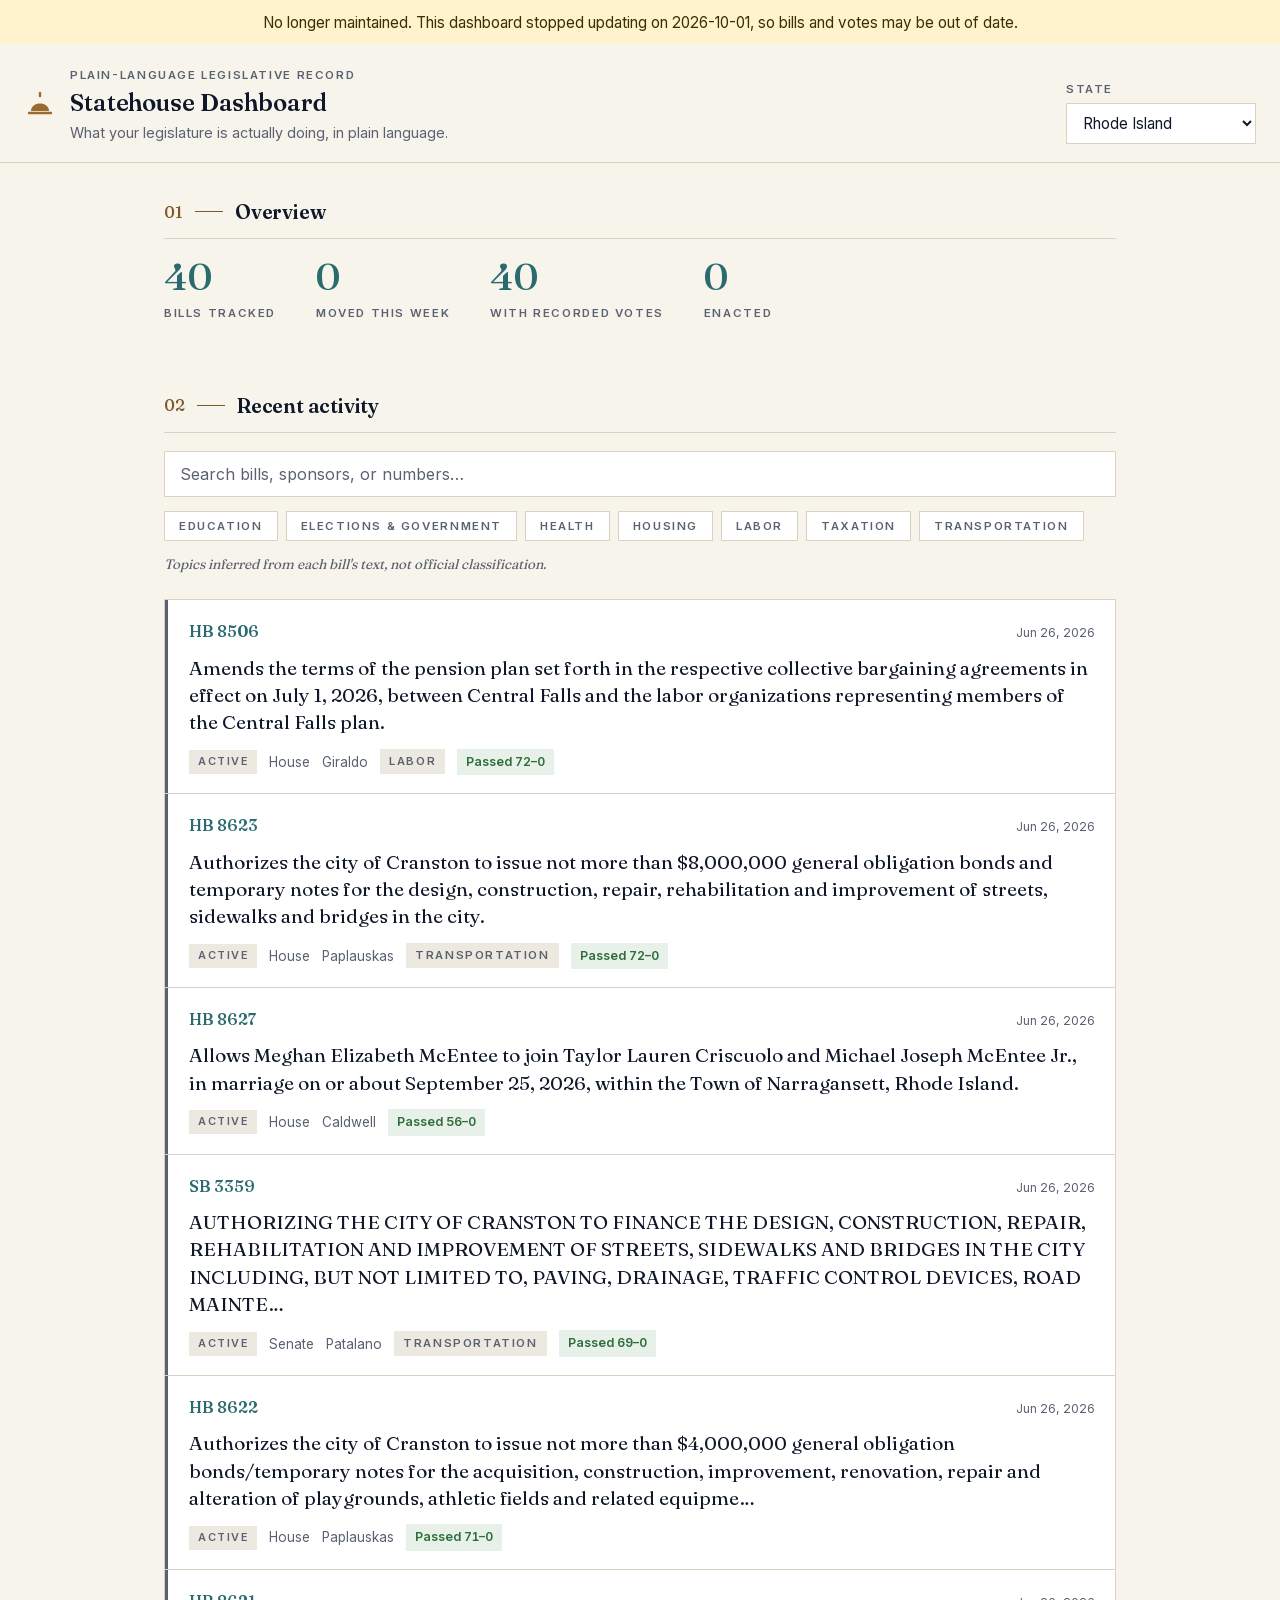
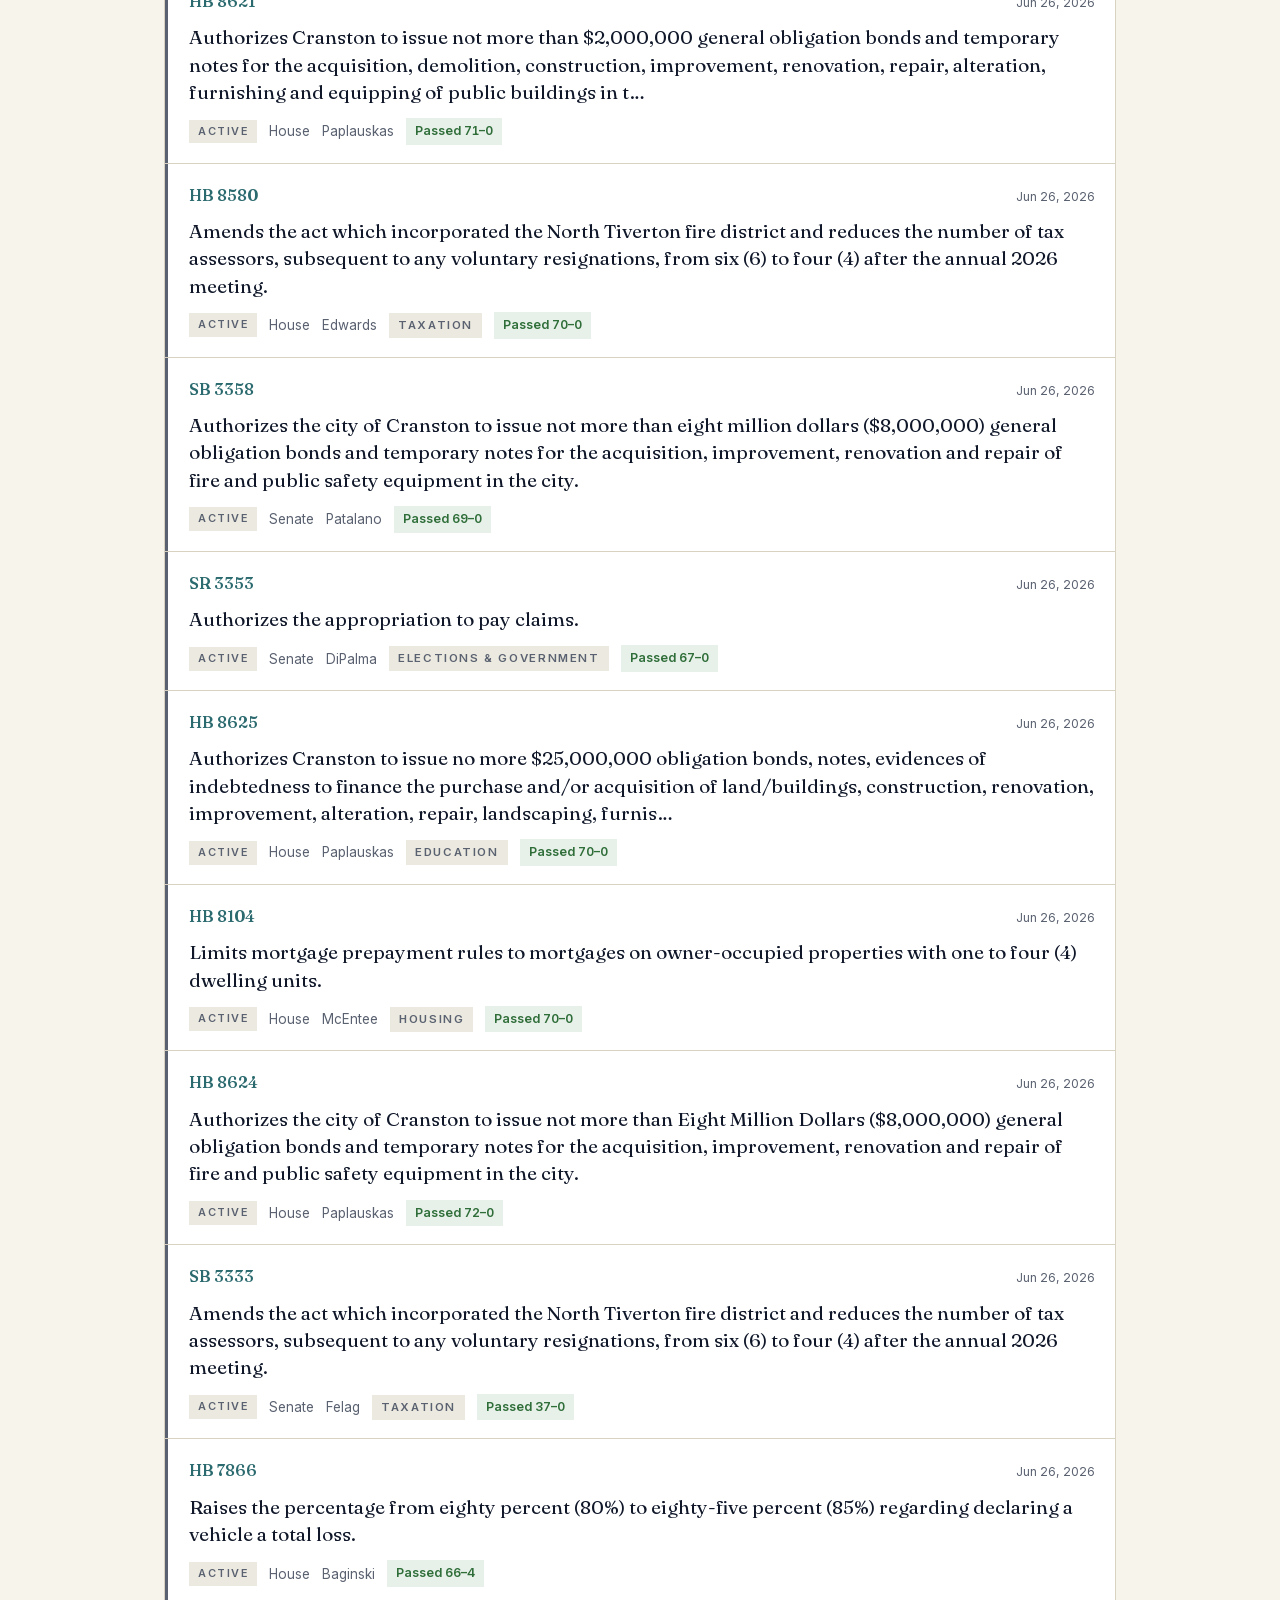
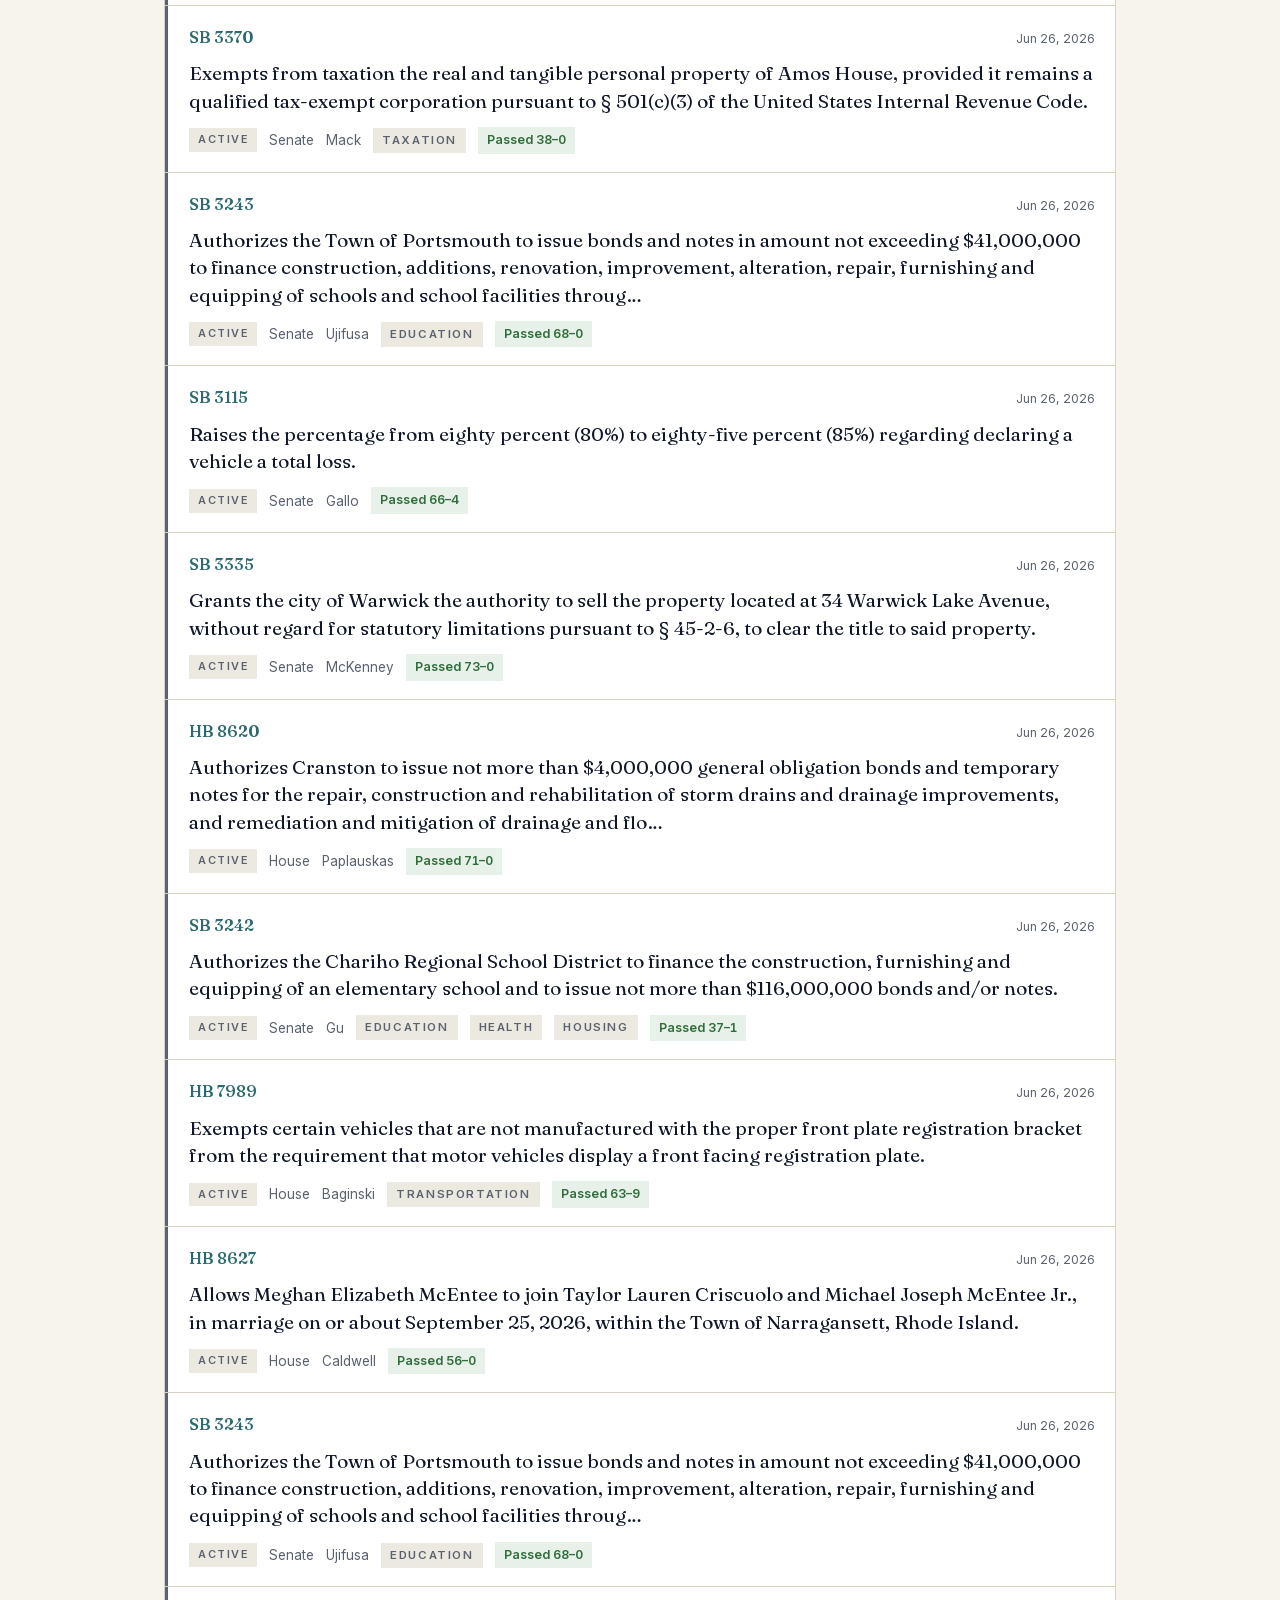
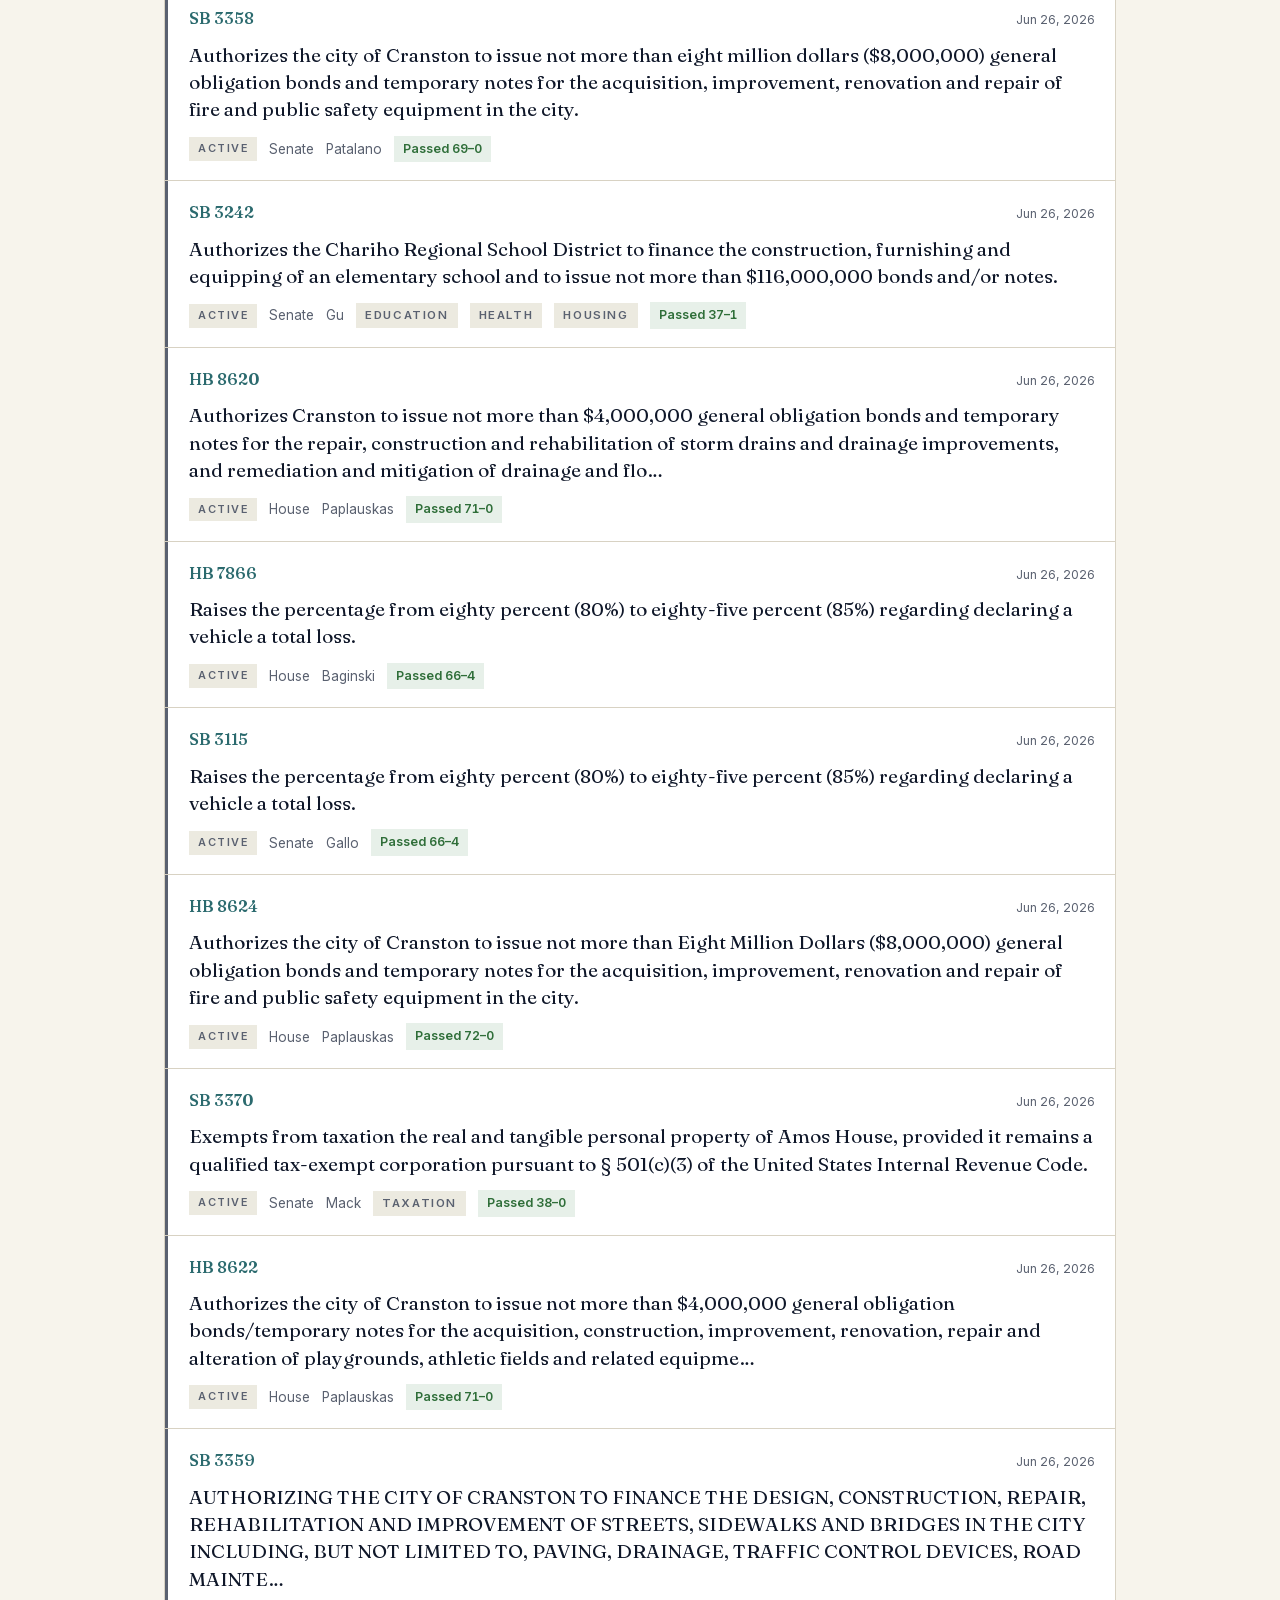
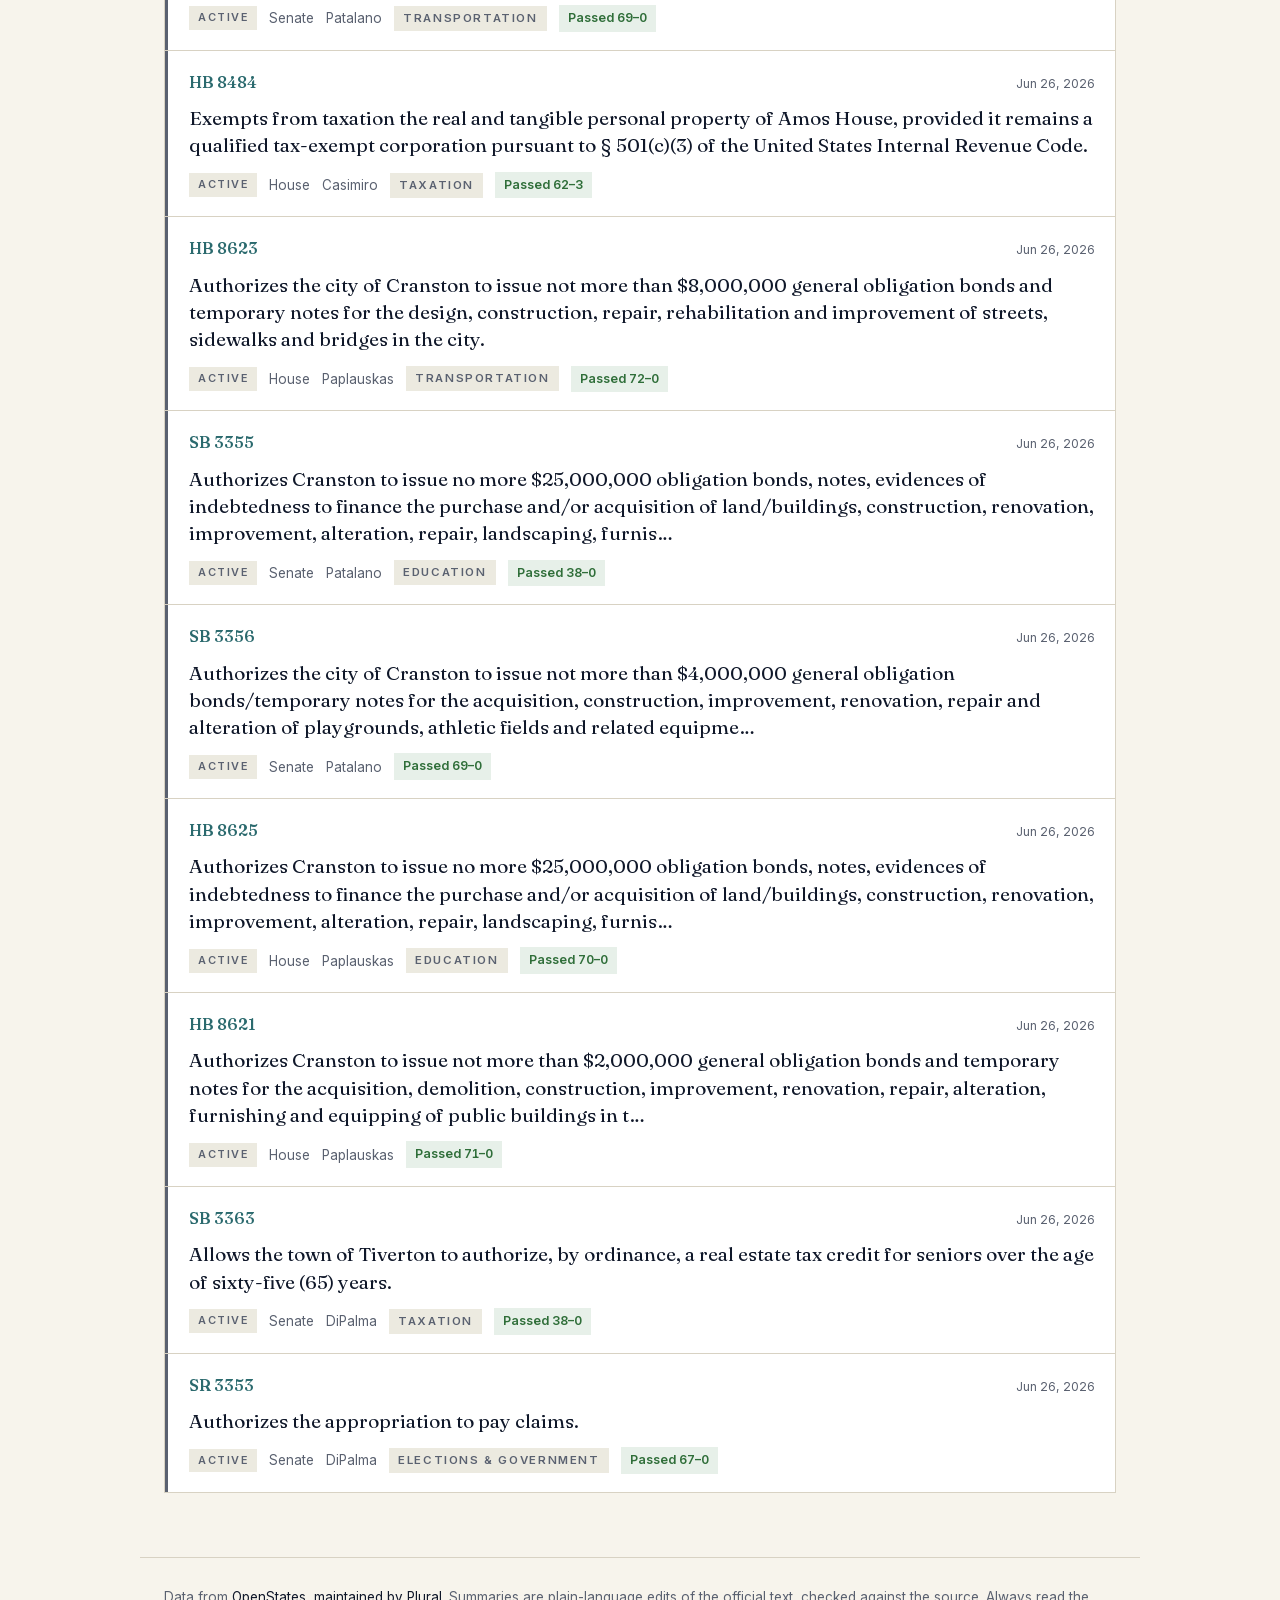
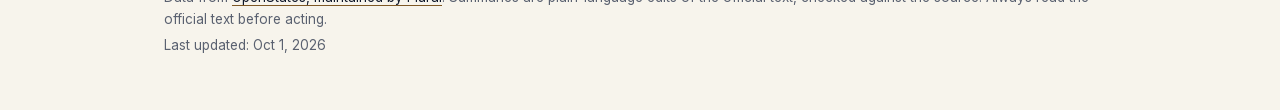
<file: index.html>
<!DOCTYPE html>
<html lang="en">
<head>
  <meta charset="UTF-8" />
  <meta name="viewport" content="width=device-width, initial-scale=1.0" />
  <title>Statehouse Dashboard: state bills and votes in plain language</title>
  <meta name="description" content="A plain-language dashboard of what your state legislature is actually doing: recent bills, how they voted, and the topics that affect you." />
  <meta name="theme-color" content="#0F1729" />
  <link rel="manifest" href="manifest.json" />
  <link rel="icon" href="data:image/svg+xml,%3Csvg xmlns='http://www.w3.org/2000/svg' viewBox='0 0 32 32'%3E%3Crect width='32' height='32' fill='%230F1729'/%3E%3Cline x1='16' y1='6' x2='16' y2='9' stroke='%239A6B2F' stroke-width='2.4' stroke-linecap='round'/%3E%3Cpath d='M8 22 C8 13 24 13 24 22 Z' fill='%239A6B2F'/%3E%3Cline x1='7' y1='24' x2='25' y2='24' stroke='%239A6B2F' stroke-width='2.4' stroke-linecap='round'/%3E%3C/svg%3E" />
  <link rel="preload" href="fonts/fraunces-latin.woff2" as="font" type="font/woff2" crossorigin />
  <link rel="preload" href="fonts/inter-latin.woff2" as="font" type="font/woff2" crossorigin />
  <link rel="stylesheet" href="app.css" />
</head>
<body>
  <a class="skip-link" href="#main">Skip to content</a>

  <p role="note" style="margin:0;padding:.6rem 1rem;background:#fff3cd;color:#3d2e00;text-align:center;font-size:.95rem">No longer maintained. This dashboard stopped updating on 2026-10-01, so bills and votes may be out of date.</p>

  <header class="topbar">
    <div class="brand">
      <svg class="brand-mark" width="32" height="32" viewBox="0 0 32 32" aria-hidden="true" fill="none">
        <line x1="16" y1="4" x2="16" y2="7" stroke="currentColor" stroke-width="2.4" stroke-linecap="round"/>
        <path d="M7 22 C7 12 25 12 25 22 Z" fill="currentColor"/>
        <line x1="5" y1="24" x2="27" y2="24" stroke="currentColor" stroke-width="2.4" stroke-linecap="round"/>
      </svg>
      <div>
        <p class="eyebrow">Plain-language legislative record</p>
        <h1>Statehouse Dashboard</h1>
        <p class="tagline">What your legislature is actually doing, in plain language.</p>
      </div>
    </div>
    <div class="controls">
      <label class="field">
        <span class="field-label">State</span>
        <select id="state-select" aria-label="Choose a state"></select>
      </label>
    </div>
  </header>

  <div id="sample-banner" class="banner" hidden>
    Showing <strong>sample data</strong>. Add an OpenStates API key and run the fetch to see live bills. <a href="https://github.com/risaac09/statehouse-dashboard#getting-live-data">How.</a>
  </div>

  <main id="main">
    <div class="section-head"><span class="section-num">01</span><h2 class="section-title">Overview</h2></div>
    <section class="summary" id="summary" aria-label="Overview"></section>

    <div class="section-head"><span class="section-num">02</span><h2 class="section-title">Recent activity</h2></div>
    <div class="toolbar">
      <input id="search" type="search" placeholder="Search bills, sponsors, or numbers…" aria-label="Search bills" />
      <div class="chips" id="topic-chips" role="group" aria-label="Filter by topic"></div>
    </div>

    <section id="feed" class="feed" aria-live="polite" aria-label="Recent legislative activity"></section>
    <p id="empty" class="empty" hidden>No bills match that filter.</p>
  </main>

  <!-- Bill detail drawer -->
  <div id="overlay" class="overlay" hidden></div>
  <aside id="detail" class="detail" role="dialog" aria-modal="true" aria-labelledby="detail-title" hidden tabindex="-1">
    <button class="detail-close" id="detail-close" aria-label="Close">×</button>
    <div id="detail-body"></div>
  </aside>

  <footer class="footer">
    <p>Data from <a href="https://pluralpolicy.com/open/">OpenStates, maintained by Plural</a>. Summaries are plain-language edits of the official text, checked against the source. Always read the official text before acting.</p>
    <p>Last updated: <time id="updated">…</time></p>
  </footer>

  <script src="app.js"></script>
</body>
</html>
</file>
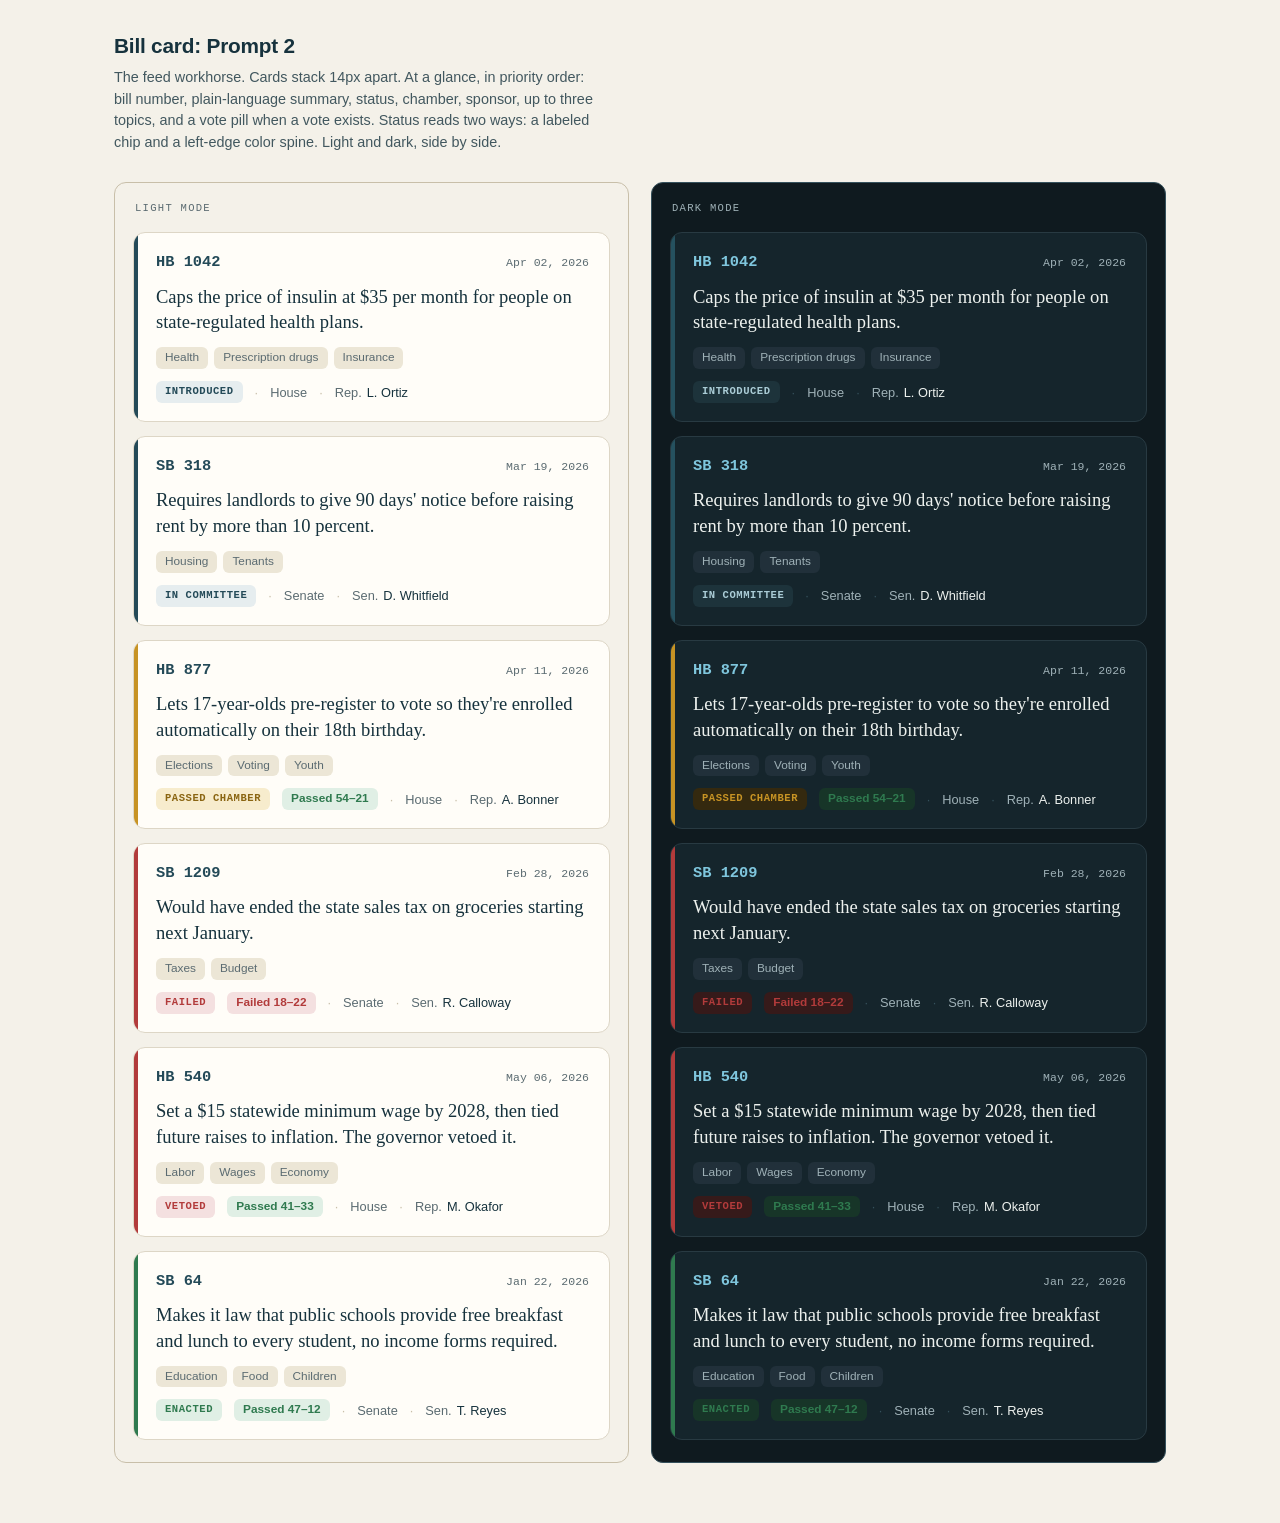
<file: design/cards.html>
<!DOCTYPE html>
<html lang="en">
<head>
<meta charset="utf-8">
<meta name="viewport" content="width=device-width, initial-scale=1">
<title>Statehouse Dashboard: Bill card</title>
<style>
/* ============================================================
   Bill card mockup: Statehouse Dashboard
   Tokens copied verbatim from app.css. The card system already
   lives there (.bill / .status / spine); this file mirrors it so
   the design can be previewed against the real values, and shows
   both color schemes side by side in one file via .pane.light /
   .pane.dark that pin the token set regardless of OS preference.
   ============================================================ */

/* ---- Light token set (default / app.css :root) ---- */
:root, .pane.light {
  --bg: #f4f1e9;
  --surface: #fffdf8;
  --ink: #16323d;
  --ink-soft: #5b6b71;
  --line: #ddd6c6;
  --line-strong: #c8bfa9;
  --slate: #16323d;
  --slate-2: #244a58;
  --accent: #b4582a;
  --gold: #c79324;
  --d: #2b6cb0;
  --r: #b23b3b;
  --i: #6b7280;
  --pass: #2f7a4f;
  --fail: #b23b3b;
  /* status chip backgrounds (light) */
  --chip-enacted-bg: #e0efe5;   --chip-enacted-fg: var(--pass);
  --chip-passed-bg: #f7eccd;    --chip-passed-fg: #8a6512;
  --chip-fail-bg: #f4e0e0;      --chip-fail-fg: var(--fail);
  --chip-neutral-bg: #e6edef;   --chip-neutral-fg: var(--slate-2);
  --topic-bg: #ece6d6;
  --votepass-bg: #e0efe5;       --votefail-bg: #f4e0e0;
  --id-color: var(--slate-2);
}

/* ---- Dark token set (app.css @media dark, pinned to a pane) ---- */
.pane.dark {
  --bg: #0f1a1f;
  --surface: #15252c;
  --ink: #edf1ee;
  --ink-soft: #9fb1b7;
  --line: #283a42;
  --line-strong: #35515c;
  --slate: #0b1c23;
  --slate-2: #25515f;
  --accent: #b4582a;
  --gold: #c79324;
  --chip-enacted-bg: #173528;   --chip-enacted-fg: var(--pass);
  --chip-passed-bg: #34290f;    --chip-passed-fg: #c79324;
  --chip-fail-bg: #361a1a;      --chip-fail-fg: var(--fail);
  --chip-neutral-bg: #1d333b;   --chip-neutral-fg: #aaccd6;
  --topic-bg: #21303a;
  --votepass-bg: #173528;       --votefail-bg: #361a1a;
  --id-color: #7fc6dd;
}

:root {
  --radius: 12px;
  --serif: Charter, "Iowan Old Style", Georgia, "Times New Roman", serif;
  --sans: -apple-system, BlinkMacSystemFont, "Segoe UI", Roboto, Helvetica, Arial, sans-serif;
  --mono: ui-monospace, "SF Mono", Menlo, Consolas, monospace;
  font-size: 16px;
}

* { box-sizing: border-box; }

body {
  margin: 0;
  font-family: var(--sans);
  line-height: 1.5;
  /* page chrome follows the OS so the file itself reads correctly,
     but each pane below pins its own scheme for the comparison */
  background: #f4f1e9;
  color: #16323d;
}
@media (prefers-color-scheme: dark) {
  body { background: #0f1a1f; color: #edf1ee; }
}

.page-head { max-width: 1100px; margin: 0 auto; padding: 30px 24px 6px; }
.page-head h1 { margin: 0 0 6px; font-size: 1.3rem; letter-spacing: -0.01em; font-weight: 650; }
.page-head p { margin: 0; font-size: 0.9rem; max-width: 60ch; opacity: 0.8; }

/* ---- Side-by-side comparison frame ---- */
.compare {
  max-width: 1100px;
  margin: 0 auto;
  padding: 22px 24px 60px;
  display: grid;
  grid-template-columns: 1fr 1fr;
  gap: 22px;
  align-items: start;
}
@media (max-width: 720px) { .compare { grid-template-columns: 1fr; } }

.pane {
  background: var(--bg);
  color: var(--ink);
  border: 1px solid var(--line-strong);
  border-radius: var(--radius);
  padding: 18px 18px 22px;
}
.pane-label {
  font-family: var(--mono);
  font-size: 0.66rem;
  text-transform: uppercase;
  letter-spacing: 0.12em;
  color: var(--ink-soft);
  margin: 0 2px 16px;
}

/* ============================================================
   Card system: mirrors app.css .feed / .bill exactly
   ============================================================ */
.feed { display: flex; flex-direction: column; gap: 14px; }

.bill {
  position: relative;
  background: var(--surface);
  border: 1px solid var(--line);
  border-radius: var(--radius);
  padding: 18px 20px 18px 22px;
  cursor: pointer;
  overflow: hidden;
  text-align: left;
  width: 100%;
  font: inherit;
  color: inherit;
  display: block;
}
.bill::before {
  content: "";
  position: absolute;
  left: 0; top: 0; bottom: 0;
  width: 4px;
  background: var(--spine, var(--line));
}
.bill:hover { border-color: var(--line-strong); }
.bill:hover::before { width: 6px; }
.bill:focus-visible { outline: 2px solid var(--accent); outline-offset: 2px; }

/* spine keyed to status */
.bill.s-enacted        { --spine: var(--pass); }
.bill.s-passed-chamber { --spine: var(--gold); }
.bill.s-failed,
.bill.s-vetoed         { --spine: var(--fail); }
.bill.s-in-committee,
.bill.s-introduced     { --spine: var(--slate-2); }

.bill-top { display: flex; justify-content: space-between; align-items: baseline; gap: 12px; }
.bill-id {
  font-family: var(--mono);
  font-weight: 700;
  font-size: 0.96rem;
  color: var(--id-color);
}
.bill-date { font-family: var(--mono); font-size: 0.72rem; color: var(--ink-soft); white-space: nowrap; }

.bill-summary {
  font-family: var(--serif);
  font-size: 1.16rem;
  line-height: 1.4;
  margin: 9px 0 12px;
  color: var(--ink);
}

.bill-meta {
  display: flex;
  flex-wrap: wrap;
  gap: 8px 12px;
  align-items: center;
  font-size: 0.8rem;
  color: var(--ink-soft);
}
.bill-meta .meta-text { display: inline-flex; gap: 5px; align-items: baseline; }
.bill-meta .meta-text b { font-weight: 600; color: var(--ink); font-weight: 500; }
.meta-sep { color: var(--line-strong); }

/* status chip: color + label, never color alone */
.status {
  font-family: var(--mono);
  font-size: 0.66rem;
  font-weight: 700;
  text-transform: uppercase;
  letter-spacing: 0.05em;
  padding: 3px 9px;
  border-radius: 6px;
  white-space: nowrap;
}
.status.s-enacted        { background: var(--chip-enacted-bg); color: var(--chip-enacted-fg); }
.status.s-passed-chamber { background: var(--chip-passed-bg);  color: var(--chip-passed-fg); }
.status.s-failed,
.status.s-vetoed         { background: var(--chip-fail-bg);    color: var(--chip-fail-fg); }
.status.s-in-committee,
.status.s-introduced     { background: var(--chip-neutral-bg); color: var(--chip-neutral-fg); }

/* topic tags (max 3) */
.tags { display: flex; flex-wrap: wrap; gap: 6px; margin: 0 0 12px; }
.topic-tag {
  background: var(--topic-bg);
  color: var(--ink-soft);
  padding: 2px 9px;
  border-radius: 6px;
  font-size: 0.74rem;
}

/* vote result pill */
.vote-pill {
  font-size: 0.74rem;
  padding: 2px 9px;
  border-radius: 6px;
  font-weight: 600;
  font-variant-numeric: tabular-nums;
  white-space: nowrap;
}
.vote-pill.pass { background: var(--votepass-bg); color: var(--pass); }
.vote-pill.fail { background: var(--votefail-bg); color: var(--fail); }
</style>
</head>
<body>

<header class="page-head">
  <h1>Bill card: Prompt 2</h1>
  <p>The feed workhorse. Cards stack 14px apart. At a glance, in priority order: bill number, plain-language summary, status, chamber, sponsor, up to three topics, and a vote pill when a vote exists. Status reads two ways: a labeled chip and a left-edge color spine. Light and dark, side by side.</p>
</header>

<div class="compare">

  <!-- ============ LIGHT ============ -->
  <section class="pane light" aria-label="Light mode cards">
    <p class="pane-label">Light mode</p>

    <ul class="feed" role="list" style="list-style:none;margin:0;padding:0;">

      <!-- 1. Introduced -->
      <li>
        <article class="bill s-introduced" tabindex="0" aria-label="HB 1042, Introduced">
          <div class="bill-top">
            <span class="bill-id">HB 1042</span>
            <span class="bill-date">Apr 02, 2026</span>
          </div>
          <p class="bill-summary">Caps the price of insulin at $35 per month for people on state-regulated health plans.</p>
          <div class="tags">
            <span class="topic-tag">Health</span>
            <span class="topic-tag">Prescription drugs</span>
            <span class="topic-tag">Insurance</span>
          </div>
          <div class="bill-meta">
            <span class="status s-introduced">Introduced</span>
            <span class="meta-sep" aria-hidden="true">·</span>
            <span class="meta-text">House</span>
            <span class="meta-sep" aria-hidden="true">·</span>
            <span class="meta-text">Rep. <b>L. Ortiz</b></span>
          </div>
        </article>
      </li>

      <!-- 2. In committee -->
      <li>
        <article class="bill s-in-committee" tabindex="0" aria-label="SB 318, In committee">
          <div class="bill-top">
            <span class="bill-id">SB 318</span>
            <span class="bill-date">Mar 19, 2026</span>
          </div>
          <p class="bill-summary">Requires landlords to give 90 days' notice before raising rent by more than 10 percent.</p>
          <div class="tags">
            <span class="topic-tag">Housing</span>
            <span class="topic-tag">Tenants</span>
          </div>
          <div class="bill-meta">
            <span class="status s-in-committee">In committee</span>
            <span class="meta-sep" aria-hidden="true">·</span>
            <span class="meta-text">Senate</span>
            <span class="meta-sep" aria-hidden="true">·</span>
            <span class="meta-text">Sen. <b>D. Whitfield</b></span>
          </div>
        </article>
      </li>

      <!-- 3. Passed chamber (with vote pill) -->
      <li>
        <article class="bill s-passed-chamber" tabindex="0" aria-label="HB 877, Passed chamber, vote passed 54 to 21">
          <div class="bill-top">
            <span class="bill-id">HB 877</span>
            <span class="bill-date">Apr 11, 2026</span>
          </div>
          <p class="bill-summary">Lets 17-year-olds pre-register to vote so they're enrolled automatically on their 18th birthday.</p>
          <div class="tags">
            <span class="topic-tag">Elections</span>
            <span class="topic-tag">Voting</span>
            <span class="topic-tag">Youth</span>
          </div>
          <div class="bill-meta">
            <span class="status s-passed-chamber">Passed chamber</span>
            <span class="vote-pill pass">Passed 54–21</span>
            <span class="meta-sep" aria-hidden="true">·</span>
            <span class="meta-text">House</span>
            <span class="meta-sep" aria-hidden="true">·</span>
            <span class="meta-text">Rep. <b>A. Bonner</b></span>
          </div>
        </article>
      </li>

      <!-- 4. Failed (with vote pill) -->
      <li>
        <article class="bill s-failed" tabindex="0" aria-label="SB 1209, Failed, vote failed 18 to 22">
          <div class="bill-top">
            <span class="bill-id">SB 1209</span>
            <span class="bill-date">Feb 28, 2026</span>
          </div>
          <p class="bill-summary">Would have ended the state sales tax on groceries starting next January.</p>
          <div class="tags">
            <span class="topic-tag">Taxes</span>
            <span class="topic-tag">Budget</span>
          </div>
          <div class="bill-meta">
            <span class="status s-failed">Failed</span>
            <span class="vote-pill fail">Failed 18–22</span>
            <span class="meta-sep" aria-hidden="true">·</span>
            <span class="meta-text">Senate</span>
            <span class="meta-sep" aria-hidden="true">·</span>
            <span class="meta-text">Sen. <b>R. Calloway</b></span>
          </div>
        </article>
      </li>

      <!-- 5. Vetoed -->
      <li>
        <article class="bill s-vetoed" tabindex="0" aria-label="HB 540, Vetoed, vote passed 41 to 33">
          <div class="bill-top">
            <span class="bill-id">HB 540</span>
            <span class="bill-date">May 06, 2026</span>
          </div>
          <p class="bill-summary">Set a $15 statewide minimum wage by 2028, then tied future raises to inflation. The governor vetoed it.</p>
          <div class="tags">
            <span class="topic-tag">Labor</span>
            <span class="topic-tag">Wages</span>
            <span class="topic-tag">Economy</span>
          </div>
          <div class="bill-meta">
            <span class="status s-vetoed">Vetoed</span>
            <span class="vote-pill pass">Passed 41–33</span>
            <span class="meta-sep" aria-hidden="true">·</span>
            <span class="meta-text">House</span>
            <span class="meta-sep" aria-hidden="true">·</span>
            <span class="meta-text">Rep. <b>M. Okafor</b></span>
          </div>
        </article>
      </li>

      <!-- 6. Enacted -->
      <li>
        <article class="bill s-enacted" tabindex="0" aria-label="SB 64, Enacted, vote passed 47 to 12">
          <div class="bill-top">
            <span class="bill-id">SB 64</span>
            <span class="bill-date">Jan 22, 2026</span>
          </div>
          <p class="bill-summary">Makes it law that public schools provide free breakfast and lunch to every student, no income forms required.</p>
          <div class="tags">
            <span class="topic-tag">Education</span>
            <span class="topic-tag">Food</span>
            <span class="topic-tag">Children</span>
          </div>
          <div class="bill-meta">
            <span class="status s-enacted">Enacted</span>
            <span class="vote-pill pass">Passed 47–12</span>
            <span class="meta-sep" aria-hidden="true">·</span>
            <span class="meta-text">Senate</span>
            <span class="meta-sep" aria-hidden="true">·</span>
            <span class="meta-text">Sen. <b>T. Reyes</b></span>
          </div>
        </article>
      </li>

    </ul>
  </section>

  <!-- ============ DARK ============ -->
  <section class="pane dark" aria-label="Dark mode cards">
    <p class="pane-label">Dark mode</p>

    <ul class="feed" role="list" style="list-style:none;margin:0;padding:0;">

      <!-- 1. Introduced -->
      <li>
        <article class="bill s-introduced" tabindex="0" aria-label="HB 1042, Introduced">
          <div class="bill-top">
            <span class="bill-id">HB 1042</span>
            <span class="bill-date">Apr 02, 2026</span>
          </div>
          <p class="bill-summary">Caps the price of insulin at $35 per month for people on state-regulated health plans.</p>
          <div class="tags">
            <span class="topic-tag">Health</span>
            <span class="topic-tag">Prescription drugs</span>
            <span class="topic-tag">Insurance</span>
          </div>
          <div class="bill-meta">
            <span class="status s-introduced">Introduced</span>
            <span class="meta-sep" aria-hidden="true">·</span>
            <span class="meta-text">House</span>
            <span class="meta-sep" aria-hidden="true">·</span>
            <span class="meta-text">Rep. <b>L. Ortiz</b></span>
          </div>
        </article>
      </li>

      <!-- 2. In committee -->
      <li>
        <article class="bill s-in-committee" tabindex="0" aria-label="SB 318, In committee">
          <div class="bill-top">
            <span class="bill-id">SB 318</span>
            <span class="bill-date">Mar 19, 2026</span>
          </div>
          <p class="bill-summary">Requires landlords to give 90 days' notice before raising rent by more than 10 percent.</p>
          <div class="tags">
            <span class="topic-tag">Housing</span>
            <span class="topic-tag">Tenants</span>
          </div>
          <div class="bill-meta">
            <span class="status s-in-committee">In committee</span>
            <span class="meta-sep" aria-hidden="true">·</span>
            <span class="meta-text">Senate</span>
            <span class="meta-sep" aria-hidden="true">·</span>
            <span class="meta-text">Sen. <b>D. Whitfield</b></span>
          </div>
        </article>
      </li>

      <!-- 3. Passed chamber (with vote pill) -->
      <li>
        <article class="bill s-passed-chamber" tabindex="0" aria-label="HB 877, Passed chamber, vote passed 54 to 21">
          <div class="bill-top">
            <span class="bill-id">HB 877</span>
            <span class="bill-date">Apr 11, 2026</span>
          </div>
          <p class="bill-summary">Lets 17-year-olds pre-register to vote so they're enrolled automatically on their 18th birthday.</p>
          <div class="tags">
            <span class="topic-tag">Elections</span>
            <span class="topic-tag">Voting</span>
            <span class="topic-tag">Youth</span>
          </div>
          <div class="bill-meta">
            <span class="status s-passed-chamber">Passed chamber</span>
            <span class="vote-pill pass">Passed 54–21</span>
            <span class="meta-sep" aria-hidden="true">·</span>
            <span class="meta-text">House</span>
            <span class="meta-sep" aria-hidden="true">·</span>
            <span class="meta-text">Rep. <b>A. Bonner</b></span>
          </div>
        </article>
      </li>

      <!-- 4. Failed (with vote pill) -->
      <li>
        <article class="bill s-failed" tabindex="0" aria-label="SB 1209, Failed, vote failed 18 to 22">
          <div class="bill-top">
            <span class="bill-id">SB 1209</span>
            <span class="bill-date">Feb 28, 2026</span>
          </div>
          <p class="bill-summary">Would have ended the state sales tax on groceries starting next January.</p>
          <div class="tags">
            <span class="topic-tag">Taxes</span>
            <span class="topic-tag">Budget</span>
          </div>
          <div class="bill-meta">
            <span class="status s-failed">Failed</span>
            <span class="vote-pill fail">Failed 18–22</span>
            <span class="meta-sep" aria-hidden="true">·</span>
            <span class="meta-text">Senate</span>
            <span class="meta-sep" aria-hidden="true">·</span>
            <span class="meta-text">Sen. <b>R. Calloway</b></span>
          </div>
        </article>
      </li>

      <!-- 5. Vetoed -->
      <li>
        <article class="bill s-vetoed" tabindex="0" aria-label="HB 540, Vetoed, vote passed 41 to 33">
          <div class="bill-top">
            <span class="bill-id">HB 540</span>
            <span class="bill-date">May 06, 2026</span>
          </div>
          <p class="bill-summary">Set a $15 statewide minimum wage by 2028, then tied future raises to inflation. The governor vetoed it.</p>
          <div class="tags">
            <span class="topic-tag">Labor</span>
            <span class="topic-tag">Wages</span>
            <span class="topic-tag">Economy</span>
          </div>
          <div class="bill-meta">
            <span class="status s-vetoed">Vetoed</span>
            <span class="vote-pill pass">Passed 41–33</span>
            <span class="meta-sep" aria-hidden="true">·</span>
            <span class="meta-text">House</span>
            <span class="meta-sep" aria-hidden="true">·</span>
            <span class="meta-text">Rep. <b>M. Okafor</b></span>
          </div>
        </article>
      </li>

      <!-- 6. Enacted -->
      <li>
        <article class="bill s-enacted" tabindex="0" aria-label="SB 64, Enacted, vote passed 47 to 12">
          <div class="bill-top">
            <span class="bill-id">SB 64</span>
            <span class="bill-date">Jan 22, 2026</span>
          </div>
          <p class="bill-summary">Makes it law that public schools provide free breakfast and lunch to every student, no income forms required.</p>
          <div class="tags">
            <span class="topic-tag">Education</span>
            <span class="topic-tag">Food</span>
            <span class="topic-tag">Children</span>
          </div>
          <div class="bill-meta">
            <span class="status s-enacted">Enacted</span>
            <span class="vote-pill pass">Passed 47–12</span>
            <span class="meta-sep" aria-hidden="true">·</span>
            <span class="meta-text">Senate</span>
            <span class="meta-sep" aria-hidden="true">·</span>
            <span class="meta-text">Sen. <b>T. Reyes</b></span>
          </div>
        </article>
      </li>

    </ul>
  </section>

</div>

</body>
</html>
</file>
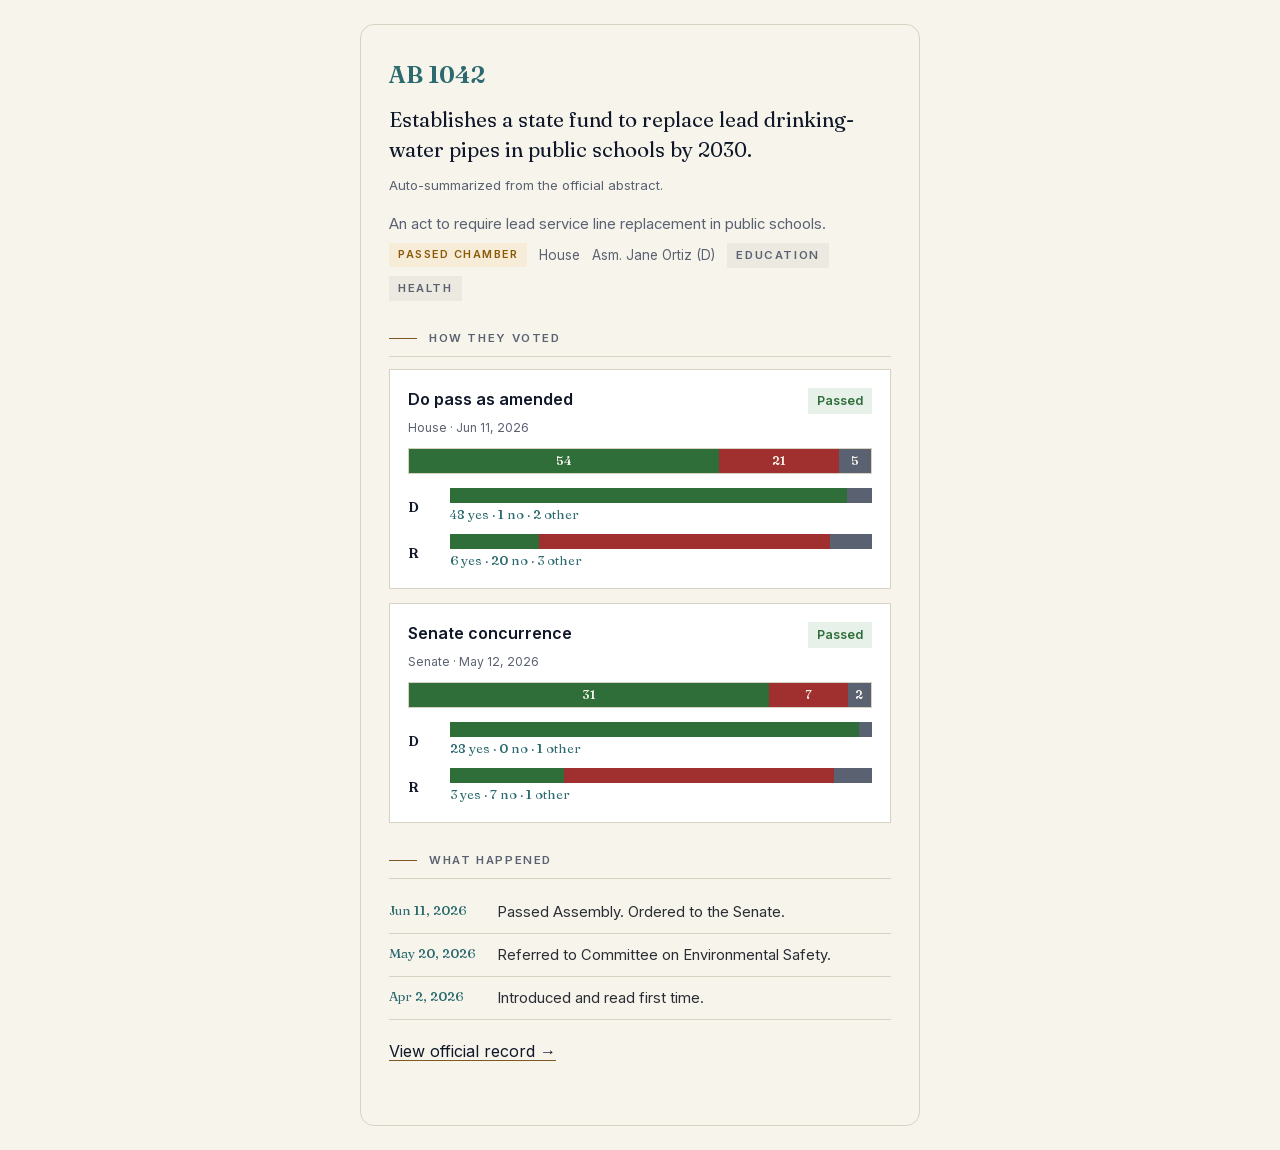
<file: design/detail-preview.html>
<!DOCTYPE html>
<html lang="en">
<head>
<meta charset="UTF-8" />
<meta name="viewport" content="width=device-width, initial-scale=1.0" />
<title>Statehouse Dashboard: detail drawer preview</title>
<!-- Standalone preview of the bill detail drawer + upgraded vote visualization.
     Mirrors the live app.css. Shows a party-line vote and a bipartisan vote. -->
<link rel="stylesheet" href="../app.css" />
<style>
  body { background: var(--bg); }
  /* render the drawer inline (not fixed) so it's easy to view as a page */
  .detail { position: static; height: auto; width: min(560px, 100%); margin: 24px auto; border: 1px solid var(--line); border-radius: 14px; }
  .detail-close { display: none; }
</style>
</head>
<body>
  <aside class="detail">
    <div>
      <h2>AB 1042</h2>
      <p class="plain">Establishes a state fund to replace lead drinking-water pipes in public schools by 2030.</p>
      <p class="note">Auto-summarized from the official abstract.</p>
      <p class="official-title">An act to require lead service line replacement in public schools.</p>
      <div class="bill-meta">
        <span class="status s-passed-chamber">Passed chamber</span>
        <span>House</span>
        <span>Asm. Jane Ortiz (D)</span>
        <span class="topic-tag">Education</span><span class="topic-tag">Health</span>
      </div>

      <h3>How they voted</h3>

      <!-- Near party-line -->
      <div class="vote-card">
        <div class="vote-head">
          <span class="vote-motion">Do pass as amended</span>
          <span class="vote-pill pass">Passed</span>
        </div>
        <div class="bill-date">House · Jun 11, 2026</div>
        <div class="vote-bar" role="img" aria-label="54 yes, 21 no, 5 other">
          <span class="yes" style="width:67%">54</span>
          <span class="no" style="width:26%">21</span>
          <span class="other" style="width:7%">5</span>
        </div>
        <div class="party-rows">
          <div class="party-row">
            <span class="party-key D">D</span>
            <div>
              <div class="party-split"><span class="yes" style="width:94%"></span><span class="other" style="width:6%"></span></div>
              <span class="party-counts"> 48 yes · 1 no · 2 other</span>
            </div>
          </div>
          <div class="party-row">
            <span class="party-key R">R</span>
            <div>
              <div class="party-split"><span class="yes" style="width:21%"></span><span class="no" style="width:69%"></span><span class="other" style="width:10%"></span></div>
              <span class="party-counts"> 6 yes · 20 no · 3 other</span>
            </div>
          </div>
        </div>
      </div>

      <!-- Bipartisan -->
      <div class="vote-card">
        <div class="vote-head">
          <span class="vote-motion">Senate concurrence</span>
          <span class="vote-pill pass">Passed</span>
        </div>
        <div class="bill-date">Senate · May 12, 2026</div>
        <div class="vote-bar" role="img" aria-label="31 yes, 7 no, 2 other">
          <span class="yes" style="width:78%">31</span>
          <span class="no" style="width:17%">7</span>
          <span class="other" style="width:5%">2</span>
        </div>
        <div class="party-rows">
          <div class="party-row">
            <span class="party-key D">D</span>
            <div>
              <div class="party-split"><span class="yes" style="width:97%"></span><span class="other" style="width:3%"></span></div>
              <span class="party-counts"> 28 yes · 0 no · 1 other</span>
            </div>
          </div>
          <div class="party-row">
            <span class="party-key R">R</span>
            <div>
              <div class="party-split"><span class="yes" style="width:27%"></span><span class="no" style="width:64%"></span><span class="other" style="width:9%"></span></div>
              <span class="party-counts"> 3 yes · 7 no · 1 other</span>
            </div>
          </div>
        </div>
      </div>

      <h3>What happened</h3>
      <ul class="timeline">
        <li><span class="t-date">Jun 11, 2026</span><span>Passed Assembly. Ordered to the Senate.</span></li>
        <li><span class="t-date">May 20, 2026</span><span>Referred to Committee on Environmental Safety.</span></li>
        <li><span class="t-date">Apr 2, 2026</span><span>Introduced and read first time.</span></li>
      </ul>

      <a class="source-link" href="#">View official record →</a>
    </div>
  </aside>
</body>
</html>
</file>
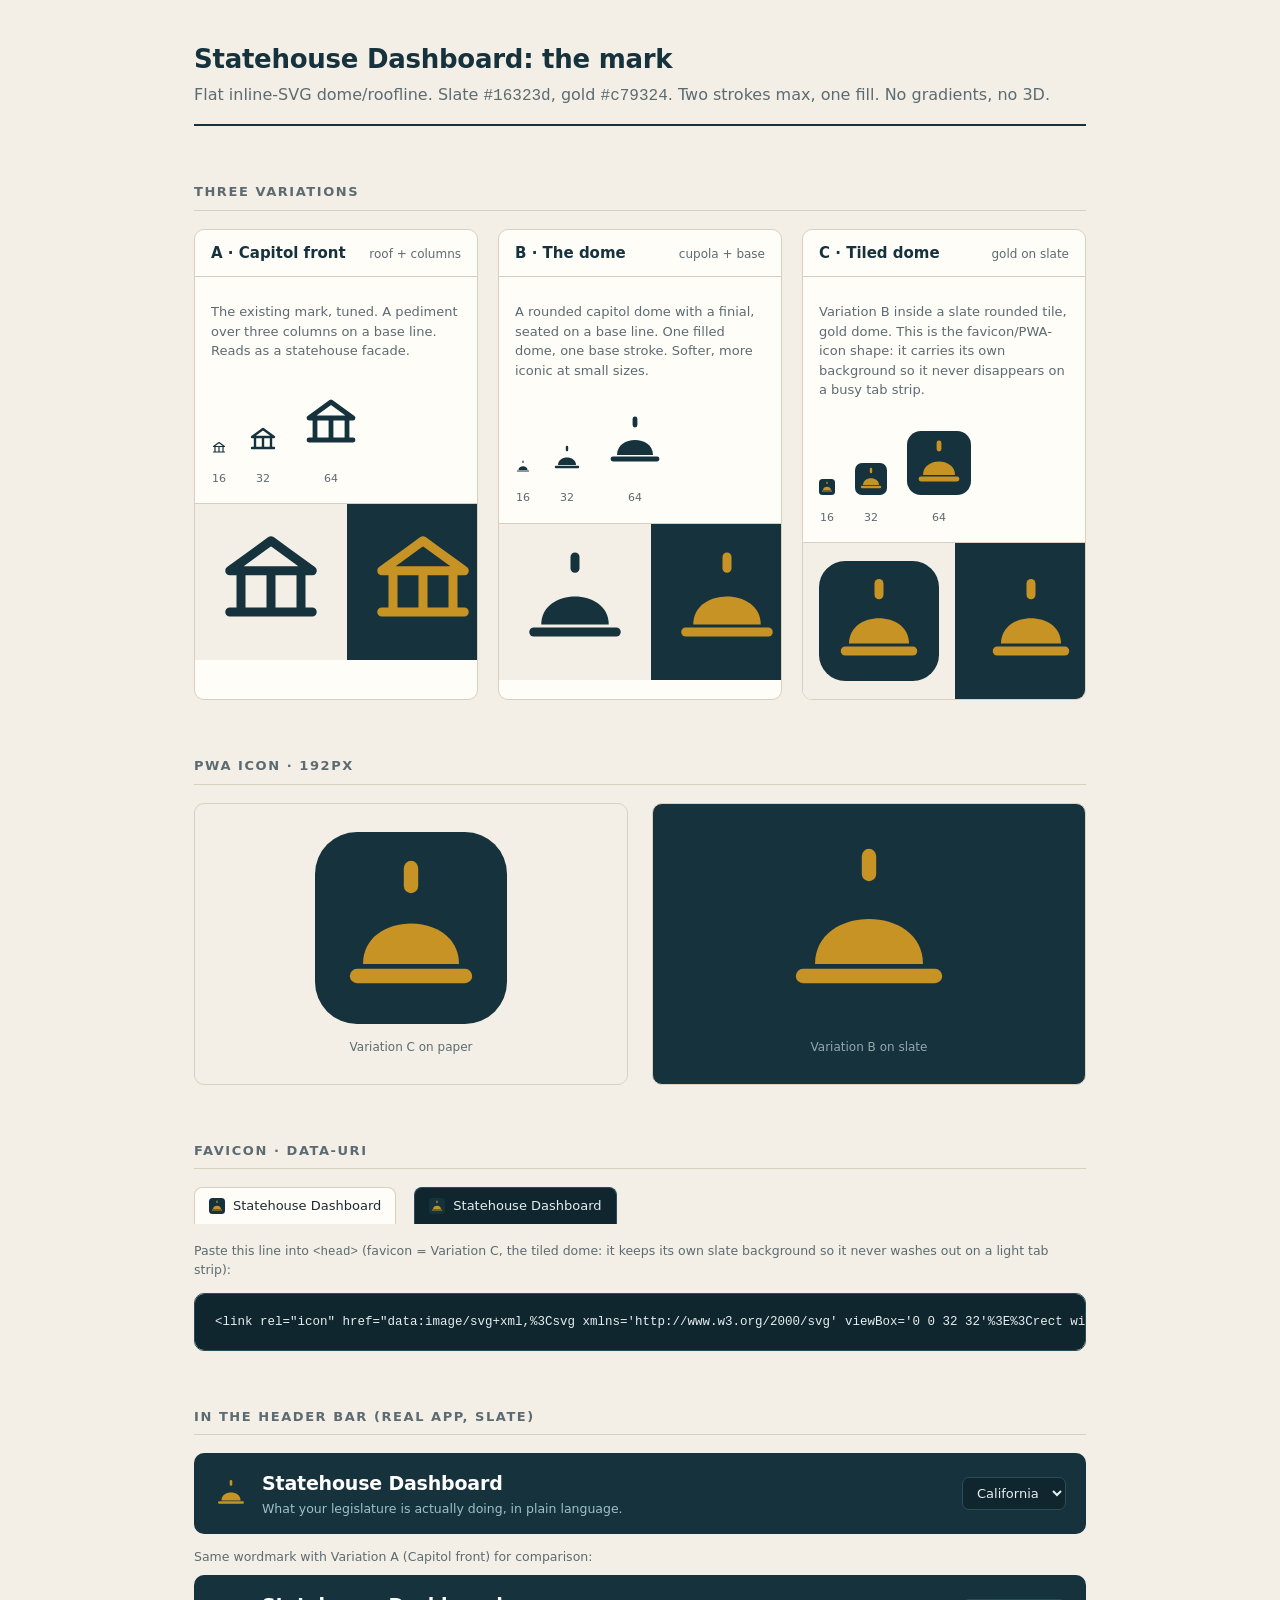
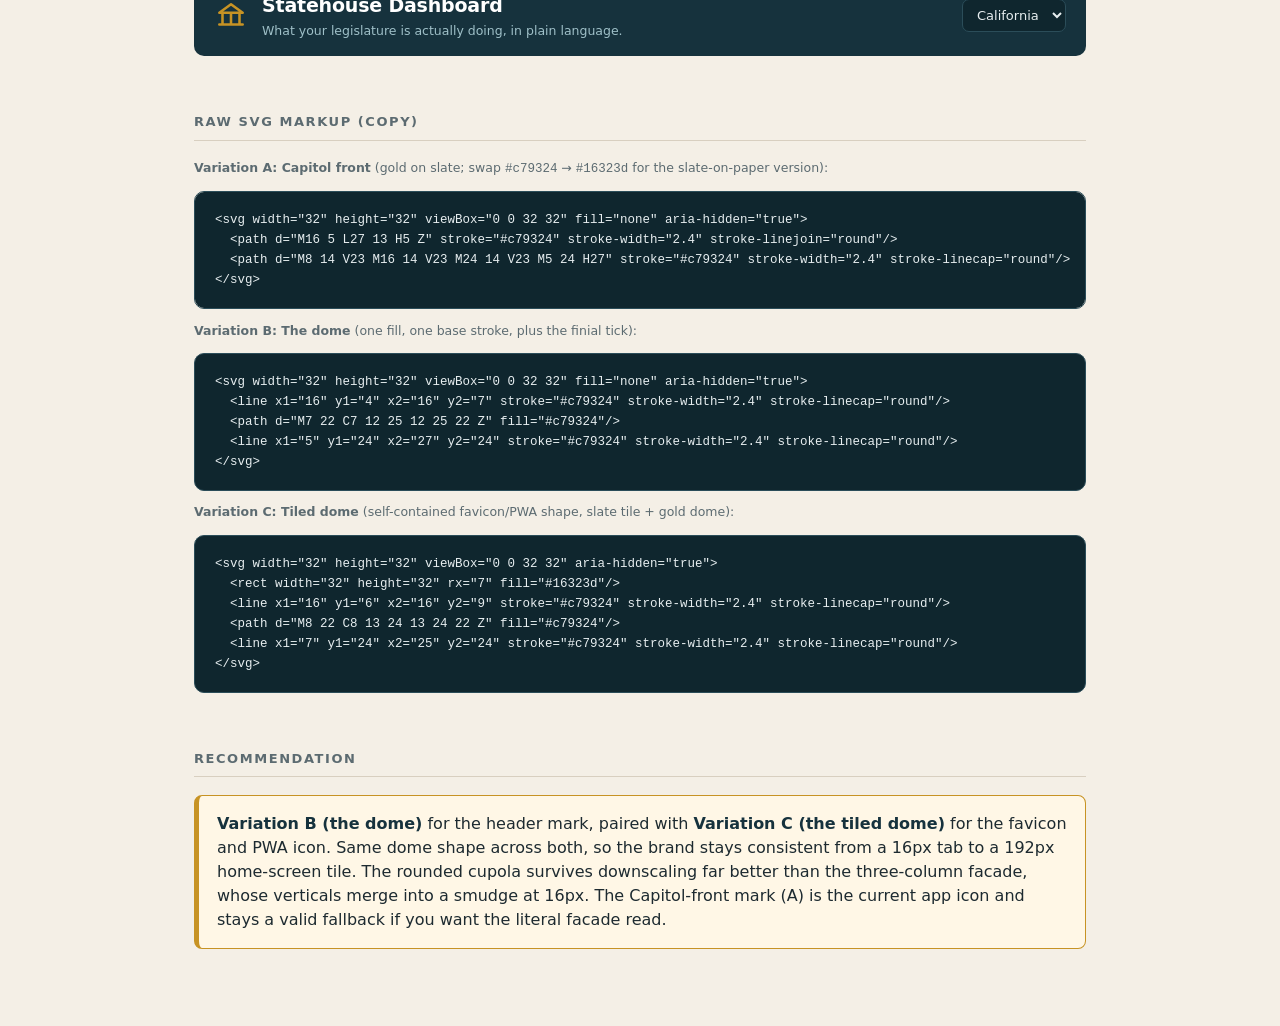
<file: design/mark.html>
<!DOCTYPE html>
<html lang="en">
<head>
<meta charset="UTF-8" />
<meta name="viewport" content="width=device-width, initial-scale=1.0" />
<title>Statehouse Dashboard: logo mark showcase</title>
<style>
  :root {
    --slate: #16323d;
    --gold: #c79324;
    --paper: #f4efe6;
    --ink: #1d2a30;
    --muted: #5c6b71;
    --line: #d8cfc0;
  }
  * { box-sizing: border-box; }
  html { -webkit-text-size-adjust: 100%; }
  body {
    margin: 0;
    background: var(--paper);
    color: var(--ink);
    font: 16px/1.5 ui-sans-serif, system-ui, -apple-system, "Segoe UI", Roboto, Helvetica, Arial, sans-serif;
  }
  .wrap { max-width: 940px; margin: 0 auto; padding: 40px 24px 80px; }
  header.page {
    border-bottom: 2px solid var(--slate);
    padding-bottom: 16px;
    margin-bottom: 40px;
  }
  header.page h1 { font-size: 26px; margin: 0 0 4px; color: var(--slate); letter-spacing: -0.01em; }
  header.page p { margin: 0; color: var(--muted); }
  h2 {
    font-size: 13px;
    text-transform: uppercase;
    letter-spacing: 0.12em;
    color: var(--muted);
    margin: 56px 0 18px;
    padding-bottom: 8px;
    border-bottom: 1px solid var(--line);
  }
  .mono { font-family: ui-monospace, "SF Mono", "JetBrains Mono", Menlo, Consolas, monospace; }

  /* variation card grid */
  .variations { display: grid; grid-template-columns: repeat(3, 1fr); gap: 20px; }
  .vcard {
    border: 1px solid var(--line);
    background: #fffdf8;
    border-radius: 10px;
    overflow: hidden;
  }
  .vcard .head {
    padding: 12px 16px;
    border-bottom: 1px solid var(--line);
    display: flex;
    align-items: baseline;
    justify-content: space-between;
  }
  .vcard .head strong { color: var(--slate); font-size: 15px; }
  .vcard .head span { color: var(--muted); font-size: 12px; }
  .vcard .desc { padding: 12px 16px 0; color: var(--muted); font-size: 13px; min-height: 56px; }

  /* size rows */
  .sizes {
    display: flex;
    align-items: flex-end;
    gap: 20px;
    flex-wrap: wrap;
    padding: 18px 16px 16px;
  }
  .size-item { text-align: center; }
  .size-item .label { display: block; margin-top: 8px; color: var(--muted); font-size: 11px; }

  /* swatch surfaces */
  .surfaces { display: grid; grid-template-columns: 1fr 1fr; gap: 0; border-top: 1px solid var(--line); }
  .surf { padding: 18px 16px; display: flex; align-items: center; justify-content: center; gap: 16px; }
  .surf.light { background: var(--paper); }
  .surf.dark  { background: var(--slate); }
  .surf .cap { position: absolute; }
  .surf-wrap { position: relative; }

  /* big detail */
  .detail-grid { display: grid; grid-template-columns: 1fr 1fr; gap: 24px; align-items: stretch; }
  .panel {
    border: 1px solid var(--line);
    border-radius: 10px;
    padding: 28px;
    display: flex;
    flex-direction: column;
    align-items: center;
    justify-content: center;
    gap: 14px;
  }
  .panel.light { background: var(--paper); color: var(--ink); }
  .panel.dark  { background: var(--slate); color: #e7eef0; }
  .panel .pcap { font-size: 12px; color: var(--muted); }
  .panel.dark .pcap { color: #93a7ad; }

  /* header bar mock (real app) */
  .topbar {
    background: var(--slate);
    color: #fff;
    border-radius: 10px;
    padding: 16px 20px;
    display: flex;
    align-items: center;
    gap: 14px;
  }
  .topbar .wordmark h3 { margin: 0; font-size: 19px; letter-spacing: -0.01em; color: #fff; }
  .topbar .wordmark p { margin: 2px 0 0; font-size: 12.5px; color: #9fc0c8; }
  .topbar .spacer { flex: 1; }
  .topbar select {
    background: #0f262e;
    color: #e7eef0;
    border: 1px solid #2b4d59;
    border-radius: 7px;
    padding: 7px 10px;
    font: inherit;
    font-size: 13px;
  }

  /* favicon block */
  .favicon-demo { display: flex; align-items: center; gap: 18px; flex-wrap: wrap; margin-bottom: 18px; }
  .browser-tab {
    display: inline-flex;
    align-items: center;
    gap: 8px;
    background: #fffdf8;
    border: 1px solid var(--line);
    border-bottom: none;
    border-radius: 8px 8px 0 0;
    padding: 8px 14px;
    font-size: 13px;
    color: var(--ink);
  }
  .browser-tab img { width: 16px; height: 16px; display: block; }
  .browser-tab.dark { background: #0f262e; border-color: #2b4d59; color: #e7eef0; }

  pre {
    background: #0f262e;
    color: #e7eef0;
    border-radius: 10px;
    padding: 18px 20px;
    overflow-x: auto;
    font-family: ui-monospace, "SF Mono", "JetBrains Mono", Menlo, Consolas, monospace;
    font-size: 12.5px;
    line-height: 1.6;
    border: 1px solid #2b4d59;
  }
  pre .c { color: #93a7ad; }
  .copy-note { color: var(--muted); font-size: 12.5px; margin: 0 0 8px; }
  .rec {
    background: #fff7e6;
    border: 1px solid var(--gold);
    border-left: 5px solid var(--gold);
    border-radius: 8px;
    padding: 16px 18px;
    margin: 8px 0 0;
  }
  .rec strong { color: var(--slate); }
  @media (max-width: 760px) {
    .variations { grid-template-columns: 1fr; }
    .detail-grid { grid-template-columns: 1fr; }
  }
</style>
</head>
<body>
<div class="wrap">

  <header class="page">
    <h1>Statehouse Dashboard: the mark</h1>
    <p>Flat inline-SVG dome/roofline. Slate <span class="mono">#16323d</span>, gold <span class="mono">#c79324</span>. Two strokes max, one fill. No gradients, no 3D.</p>
  </header>

  <!-- ================= VARIATIONS ================= -->
  <h2>Three variations</h2>
  <div class="variations">

    <!-- ===== Variation A: Refined roofline + columns (current app, cleaned) ===== -->
    <div class="vcard">
      <div class="head"><strong>A · Capitol front</strong><span>roof + columns</span></div>
      <p class="desc">The existing mark, tuned. A pediment over three columns on a base line. Reads as a statehouse facade.</p>
      <div class="sizes">
        <span class="size-item">
          <svg width="16" height="16" viewBox="0 0 32 32" fill="none">
            <path d="M16 5 L27 13 H5 Z" stroke="#16323d" stroke-width="2.4" stroke-linejoin="round"/>
            <path d="M8 14 V23 M16 14 V23 M24 14 V23 M5 24 H27" stroke="#16323d" stroke-width="2.4" stroke-linecap="round"/>
          </svg>
          <span class="label">16</span>
        </span>
        <span class="size-item">
          <svg width="32" height="32" viewBox="0 0 32 32" fill="none">
            <path d="M16 5 L27 13 H5 Z" stroke="#16323d" stroke-width="2.4" stroke-linejoin="round"/>
            <path d="M8 14 V23 M16 14 V23 M24 14 V23 M5 24 H27" stroke="#16323d" stroke-width="2.4" stroke-linecap="round"/>
          </svg>
          <span class="label">32</span>
        </span>
        <span class="size-item">
          <svg width="64" height="64" viewBox="0 0 32 32" fill="none">
            <path d="M16 5 L27 13 H5 Z" stroke="#16323d" stroke-width="2.4" stroke-linejoin="round"/>
            <path d="M8 14 V23 M16 14 V23 M24 14 V23 M5 24 H27" stroke="#16323d" stroke-width="2.4" stroke-linecap="round"/>
          </svg>
          <span class="label">64</span>
        </span>
      </div>
      <div class="surfaces">
        <div class="surf light surf-wrap">
          <svg width="192" height="192" viewBox="0 0 32 32" fill="none" style="width:120px;height:120px">
            <path d="M16 5 L27 13 H5 Z" stroke="#16323d" stroke-width="2.4" stroke-linejoin="round"/>
            <path d="M8 14 V23 M16 14 V23 M24 14 V23 M5 24 H27" stroke="#16323d" stroke-width="2.4" stroke-linecap="round"/>
          </svg>
        </div>
        <div class="surf dark surf-wrap">
          <svg width="192" height="192" viewBox="0 0 32 32" fill="none" style="width:120px;height:120px">
            <path d="M16 5 L27 13 H5 Z" stroke="#c79324" stroke-width="2.4" stroke-linejoin="round"/>
            <path d="M8 14 V23 M16 14 V23 M24 14 V23 M5 24 H27" stroke="#c79324" stroke-width="2.4" stroke-linecap="round"/>
          </svg>
        </div>
      </div>
    </div>

    <!-- ===== Variation B: Dome on a base (rounded cupola) ===== -->
    <div class="vcard">
      <div class="head"><strong>B · The dome</strong><span>cupola + base</span></div>
      <p class="desc">A rounded capitol dome with a finial, seated on a base line. One filled dome, one base stroke. Softer, more iconic at small sizes.</p>
      <div class="sizes">
        <span class="size-item">
          <svg width="16" height="16" viewBox="0 0 32 32" fill="none">
            <line x1="16" y1="4" x2="16" y2="7" stroke="#16323d" stroke-width="2.4" stroke-linecap="round"/>
            <path d="M7 22 C7 12 25 12 25 22 Z" fill="#16323d"/>
            <line x1="5" y1="24" x2="27" y2="24" stroke="#16323d" stroke-width="2.4" stroke-linecap="round"/>
          </svg>
          <span class="label">16</span>
        </span>
        <span class="size-item">
          <svg width="32" height="32" viewBox="0 0 32 32" fill="none">
            <line x1="16" y1="4" x2="16" y2="7" stroke="#16323d" stroke-width="2.4" stroke-linecap="round"/>
            <path d="M7 22 C7 12 25 12 25 22 Z" fill="#16323d"/>
            <line x1="5" y1="24" x2="27" y2="24" stroke="#16323d" stroke-width="2.4" stroke-linecap="round"/>
          </svg>
          <span class="label">32</span>
        </span>
        <span class="size-item">
          <svg width="64" height="64" viewBox="0 0 32 32" fill="none">
            <line x1="16" y1="4" x2="16" y2="7" stroke="#16323d" stroke-width="2.4" stroke-linecap="round"/>
            <path d="M7 22 C7 12 25 12 25 22 Z" fill="#16323d"/>
            <line x1="5" y1="24" x2="27" y2="24" stroke="#16323d" stroke-width="2.4" stroke-linecap="round"/>
          </svg>
          <span class="label">64</span>
        </span>
      </div>
      <div class="surfaces">
        <div class="surf light surf-wrap">
          <svg viewBox="0 0 32 32" fill="none" style="width:120px;height:120px">
            <line x1="16" y1="4" x2="16" y2="7" stroke="#16323d" stroke-width="2.4" stroke-linecap="round"/>
            <path d="M7 22 C7 12 25 12 25 22 Z" fill="#16323d"/>
            <line x1="5" y1="24" x2="27" y2="24" stroke="#16323d" stroke-width="2.4" stroke-linecap="round"/>
          </svg>
        </div>
        <div class="surf dark surf-wrap">
          <svg viewBox="0 0 32 32" fill="none" style="width:120px;height:120px">
            <line x1="16" y1="4" x2="16" y2="7" stroke="#c79324" stroke-width="2.4" stroke-linecap="round"/>
            <path d="M7 22 C7 12 25 12 25 22 Z" fill="#c79324"/>
            <line x1="5" y1="24" x2="27" y2="24" stroke="#c79324" stroke-width="2.4" stroke-linecap="round"/>
          </svg>
        </div>
      </div>
    </div>

    <!-- ===== Variation C: Dome in a rounded slate tile (favicon-native) ===== -->
    <div class="vcard">
      <div class="head"><strong>C · Tiled dome</strong><span>gold on slate</span></div>
      <p class="desc">Variation B inside a slate rounded tile, gold dome. This is the favicon/PWA-icon shape: it carries its own background so it never disappears on a busy tab strip.</p>
      <div class="sizes">
        <span class="size-item">
          <svg width="16" height="16" viewBox="0 0 32 32">
            <rect width="32" height="32" rx="7" fill="#16323d"/>
            <line x1="16" y1="6" x2="16" y2="9" stroke="#c79324" stroke-width="2.4" stroke-linecap="round"/>
            <path d="M8 22 C8 13 24 13 24 22 Z" fill="#c79324"/>
            <line x1="7" y1="24" x2="25" y2="24" stroke="#c79324" stroke-width="2.4" stroke-linecap="round"/>
          </svg>
          <span class="label">16</span>
        </span>
        <span class="size-item">
          <svg width="32" height="32" viewBox="0 0 32 32">
            <rect width="32" height="32" rx="7" fill="#16323d"/>
            <line x1="16" y1="6" x2="16" y2="9" stroke="#c79324" stroke-width="2.4" stroke-linecap="round"/>
            <path d="M8 22 C8 13 24 13 24 22 Z" fill="#c79324"/>
            <line x1="7" y1="24" x2="25" y2="24" stroke="#c79324" stroke-width="2.4" stroke-linecap="round"/>
          </svg>
          <span class="label">32</span>
        </span>
        <span class="size-item">
          <svg width="64" height="64" viewBox="0 0 32 32">
            <rect width="32" height="32" rx="7" fill="#16323d"/>
            <line x1="16" y1="6" x2="16" y2="9" stroke="#c79324" stroke-width="2.4" stroke-linecap="round"/>
            <path d="M8 22 C8 13 24 13 24 22 Z" fill="#c79324"/>
            <line x1="7" y1="24" x2="25" y2="24" stroke="#c79324" stroke-width="2.4" stroke-linecap="round"/>
          </svg>
          <span class="label">64</span>
        </span>
      </div>
      <div class="surfaces">
        <div class="surf light surf-wrap">
          <svg viewBox="0 0 32 32" style="width:120px;height:120px">
            <rect width="32" height="32" rx="7" fill="#16323d"/>
            <line x1="16" y1="6" x2="16" y2="9" stroke="#c79324" stroke-width="2.4" stroke-linecap="round"/>
            <path d="M8 22 C8 13 24 13 24 22 Z" fill="#c79324"/>
            <line x1="7" y1="24" x2="25" y2="24" stroke="#c79324" stroke-width="2.4" stroke-linecap="round"/>
          </svg>
        </div>
        <div class="surf dark surf-wrap">
          <svg viewBox="0 0 32 32" style="width:120px;height:120px">
            <rect width="32" height="32" rx="7" fill="#16323d"/>
            <line x1="16" y1="6" x2="16" y2="9" stroke="#c79324" stroke-width="2.4" stroke-linecap="round"/>
            <path d="M8 22 C8 13 24 13 24 22 Z" fill="#c79324"/>
            <line x1="7" y1="24" x2="25" y2="24" stroke="#c79324" stroke-width="2.4" stroke-linecap="round"/>
          </svg>
        </div>
      </div>
    </div>

  </div>

  <!-- ================= 192px PWA ================= -->
  <h2>PWA icon · 192px</h2>
  <div class="detail-grid">
    <div class="panel light">
      <svg viewBox="0 0 32 32" style="width:192px;height:192px">
        <rect width="32" height="32" rx="7" fill="#16323d"/>
        <line x1="16" y1="6" x2="16" y2="9" stroke="#c79324" stroke-width="2.4" stroke-linecap="round"/>
        <path d="M8 22 C8 13 24 13 24 22 Z" fill="#c79324"/>
        <line x1="7" y1="24" x2="25" y2="24" stroke="#c79324" stroke-width="2.4" stroke-linecap="round"/>
      </svg>
      <span class="pcap">Variation C on paper</span>
    </div>
    <div class="panel dark">
      <svg viewBox="0 0 32 32" fill="none" style="width:192px;height:192px">
        <line x1="16" y1="4" x2="16" y2="7" stroke="#c79324" stroke-width="2.4" stroke-linecap="round"/>
        <path d="M7 22 C7 12 25 12 25 22 Z" fill="#c79324"/>
        <line x1="5" y1="24" x2="27" y2="24" stroke="#c79324" stroke-width="2.4" stroke-linecap="round"/>
      </svg>
      <span class="pcap">Variation B on slate</span>
    </div>
  </div>

  <!-- ================= FAVICON DATA-URI ================= -->
  <h2>Favicon · data-URI</h2>
  <div class="favicon-demo">
    <span class="browser-tab">
      <img alt="favicon" src="data:image/svg+xml,%3Csvg xmlns='http://www.w3.org/2000/svg' viewBox='0 0 32 32'%3E%3Crect width='32' height='32' rx='7' fill='%2316323d'/%3E%3Cline x1='16' y1='6' x2='16' y2='9' stroke='%23c79324' stroke-width='2.4' stroke-linecap='round'/%3E%3Cpath d='M8 22 C8 13 24 13 24 22 Z' fill='%23c79324'/%3E%3Cline x1='7' y1='24' x2='25' y2='24' stroke='%23c79324' stroke-width='2.4' stroke-linecap='round'/%3E%3C/svg%3E" />
      Statehouse Dashboard
    </span>
    <span class="browser-tab dark">
      <img alt="favicon" src="data:image/svg+xml,%3Csvg xmlns='http://www.w3.org/2000/svg' viewBox='0 0 32 32'%3E%3Crect width='32' height='32' rx='7' fill='%2316323d'/%3E%3Cline x1='16' y1='6' x2='16' y2='9' stroke='%23c79324' stroke-width='2.4' stroke-linecap='round'/%3E%3Cpath d='M8 22 C8 13 24 13 24 22 Z' fill='%23c79324'/%3E%3Cline x1='7' y1='24' x2='25' y2='24' stroke='%23c79324' stroke-width='2.4' stroke-linecap='round'/%3E%3C/svg%3E" />
      Statehouse Dashboard
    </span>
  </div>
  <p class="copy-note">Paste this line into <span class="mono">&lt;head&gt;</span> (favicon = Variation C, the tiled dome: it keeps its own slate background so it never washes out on a light tab strip):</p>
  <pre>&lt;link rel="icon" href="data:image/svg+xml,%3Csvg xmlns='http://www.w3.org/2000/svg' viewBox='0 0 32 32'%3E%3Crect width='32' height='32' rx='7' fill='%2316323d'/%3E%3Cline x1='16' y1='6' x2='16' y2='9' stroke='%23c79324' stroke-width='2.4' stroke-linecap='round'/%3E%3Cpath d='M8 22 C8 13 24 13 24 22 Z' fill='%23c79324'/%3E%3Cline x1='7' y1='24' x2='25' y2='24' stroke='%23c79324' stroke-width='2.4' stroke-linecap='round'/%3E%3C/svg%3E" /&gt;</pre>

  <!-- ================= HEADER BAR ================= -->
  <h2>In the header bar (real app, slate)</h2>
  <div class="topbar">
    <svg width="34" height="34" viewBox="0 0 32 32" fill="none" aria-hidden="true">
      <line x1="16" y1="4" x2="16" y2="7" stroke="#c79324" stroke-width="2.4" stroke-linecap="round"/>
      <path d="M7 22 C7 12 25 12 25 22 Z" fill="#c79324"/>
      <line x1="5" y1="24" x2="27" y2="24" stroke="#c79324" stroke-width="2.4" stroke-linecap="round"/>
    </svg>
    <div class="wordmark">
      <h3>Statehouse Dashboard</h3>
      <p>What your legislature is actually doing, in plain language.</p>
    </div>
    <span class="spacer"></span>
    <select aria-label="state"><option>California</option><option>Texas</option><option>New York</option></select>
  </div>
  <p class="copy-note" style="margin-top:14px;">Same wordmark with Variation A (Capitol front) for comparison:</p>
  <div class="topbar">
    <svg width="34" height="34" viewBox="0 0 32 32" fill="none" aria-hidden="true">
      <path d="M16 5 L27 13 H5 Z" stroke="#c79324" stroke-width="2.4" stroke-linejoin="round"/>
      <path d="M8 14 V23 M16 14 V23 M24 14 V23 M5 24 H27" stroke="#c79324" stroke-width="2.4" stroke-linecap="round"/>
    </svg>
    <div class="wordmark">
      <h3>Statehouse Dashboard</h3>
      <p>What your legislature is actually doing, in plain language.</p>
    </div>
    <span class="spacer"></span>
    <select aria-label="state"><option>California</option><option>Texas</option><option>New York</option></select>
  </div>

  <!-- ================= RAW SVG ================= -->
  <h2>Raw SVG markup (copy)</h2>

  <p class="copy-note"><strong>Variation A: Capitol front</strong> (gold on slate; swap <span class="mono">#c79324</span> → <span class="mono">#16323d</span> for the slate-on-paper version):</p>
  <pre>&lt;svg width="32" height="32" viewBox="0 0 32 32" fill="none" aria-hidden="true"&gt;
  &lt;path d="M16 5 L27 13 H5 Z" stroke="#c79324" stroke-width="2.4" stroke-linejoin="round"/&gt;
  &lt;path d="M8 14 V23 M16 14 V23 M24 14 V23 M5 24 H27" stroke="#c79324" stroke-width="2.4" stroke-linecap="round"/&gt;
&lt;/svg&gt;</pre>

  <p class="copy-note"><strong>Variation B: The dome</strong> (one fill, one base stroke, plus the finial tick):</p>
  <pre>&lt;svg width="32" height="32" viewBox="0 0 32 32" fill="none" aria-hidden="true"&gt;
  &lt;line x1="16" y1="4" x2="16" y2="7" stroke="#c79324" stroke-width="2.4" stroke-linecap="round"/&gt;
  &lt;path d="M7 22 C7 12 25 12 25 22 Z" fill="#c79324"/&gt;
  &lt;line x1="5" y1="24" x2="27" y2="24" stroke="#c79324" stroke-width="2.4" stroke-linecap="round"/&gt;
&lt;/svg&gt;</pre>

  <p class="copy-note"><strong>Variation C: Tiled dome</strong> (self-contained favicon/PWA shape, slate tile + gold dome):</p>
  <pre>&lt;svg width="32" height="32" viewBox="0 0 32 32" aria-hidden="true"&gt;
  &lt;rect width="32" height="32" rx="7" fill="#16323d"/&gt;
  &lt;line x1="16" y1="6" x2="16" y2="9" stroke="#c79324" stroke-width="2.4" stroke-linecap="round"/&gt;
  &lt;path d="M8 22 C8 13 24 13 24 22 Z" fill="#c79324"/&gt;
  &lt;line x1="7" y1="24" x2="25" y2="24" stroke="#c79324" stroke-width="2.4" stroke-linecap="round"/&gt;
&lt;/svg&gt;</pre>

  <!-- ================= RECOMMENDATION ================= -->
  <h2>Recommendation</h2>
  <p class="rec"><strong>Variation B (the dome)</strong> for the header mark, paired with <strong>Variation C (the tiled dome)</strong> for the favicon and PWA icon. Same dome shape across both, so the brand stays consistent from a 16px tab to a 192px home-screen tile. The rounded cupola survives downscaling far better than the three-column facade, whose verticals merge into a smudge at 16px. The Capitol-front mark (A) is the current app icon and stays a valid fallback if you want the literal facade read.</p>

</div>
</body>
</html>
</file>
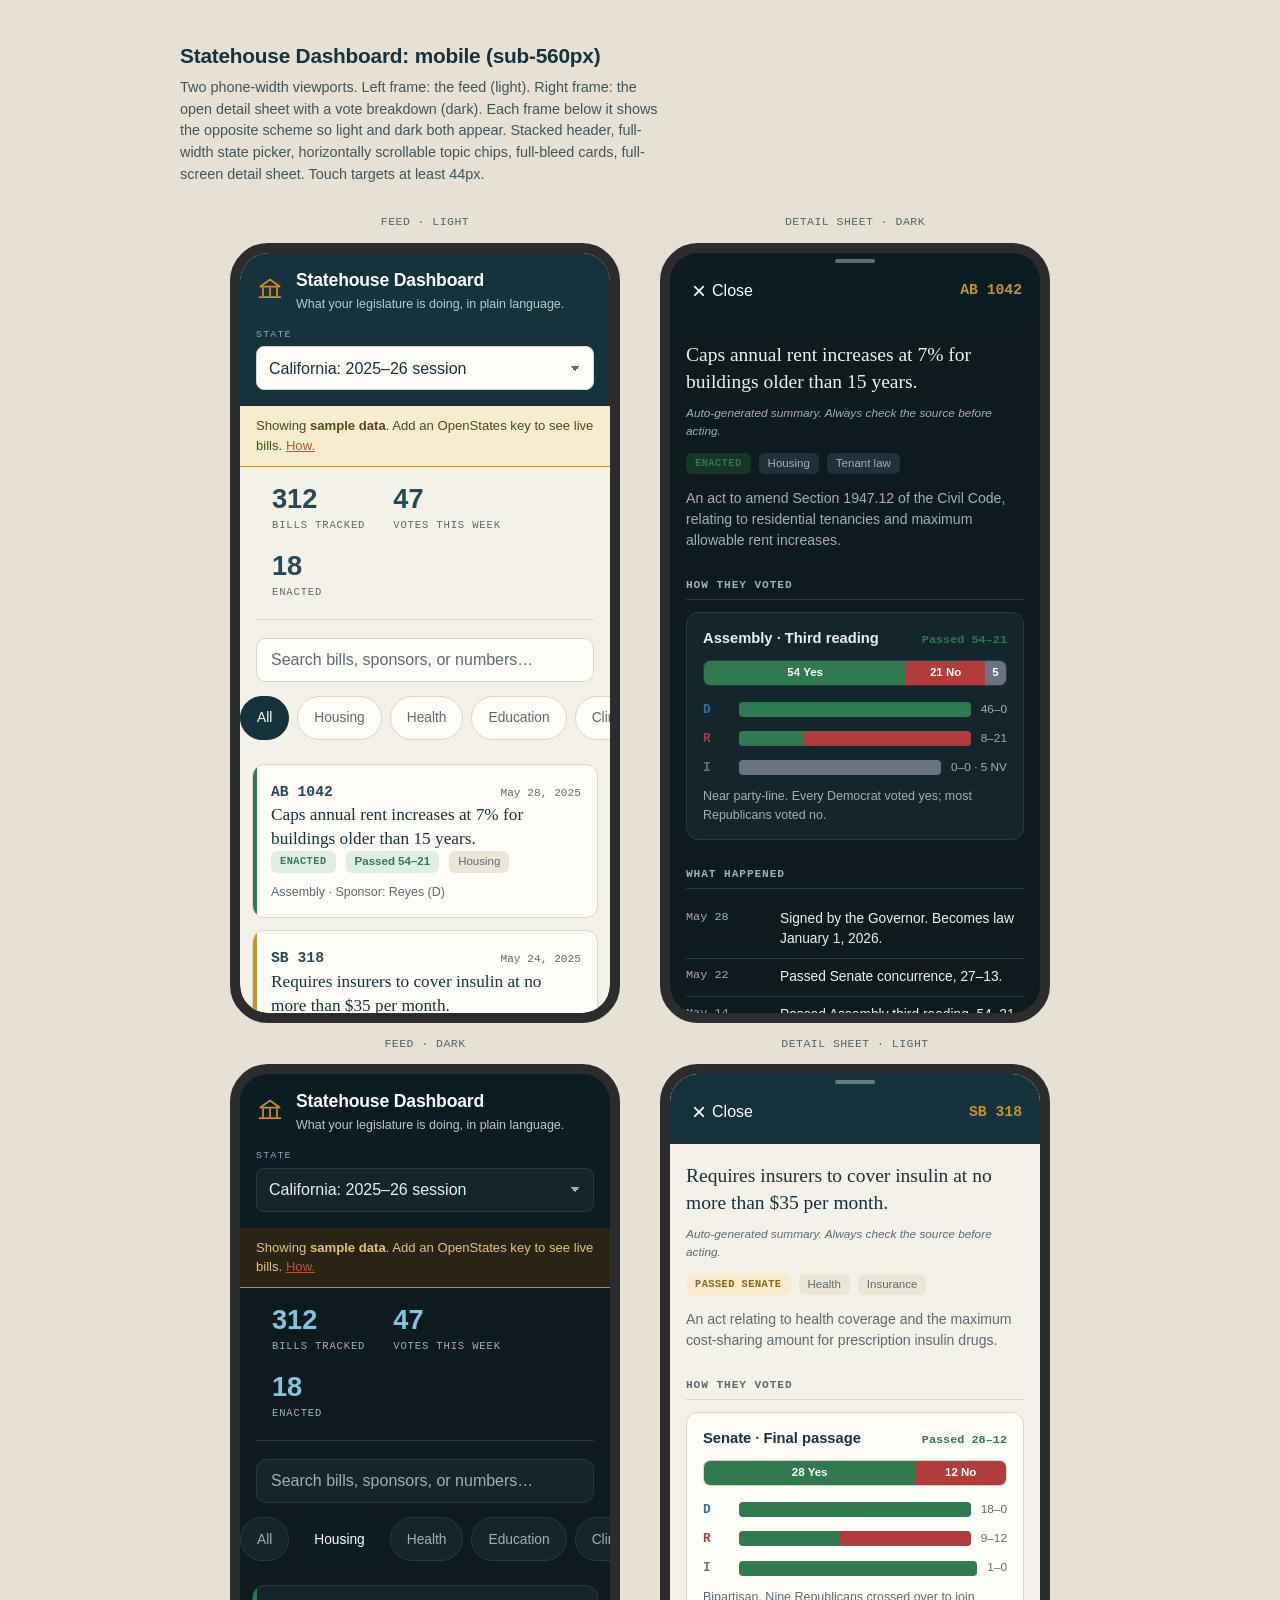
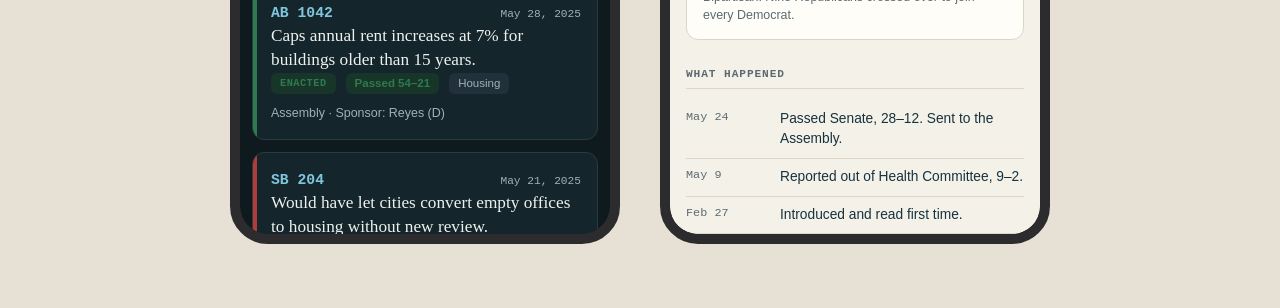
<file: design/mobile.html>
<!DOCTYPE html>
<html lang="en">
<head>
<meta charset="UTF-8" />
<meta name="viewport" content="width=device-width, initial-scale=1.0" />
<title>Statehouse Dashboard: mobile layout mockup</title>
<style>
/* ============================================================
   Statehouse Dashboard: mobile (sub-560px) mockup
   Matches app.css tokens exactly. Ink/slate structure, warm
   parchment field, one terracotta accent. Serif summaries,
   mono for data. Party colors live only in vote data. Depth
   from hairlines + a status spine, never drop shadows.
   This file frames two phone-width viewports side by side:
   the feed, and the open detail sheet (with vote breakdown).
   ============================================================ */

:root {
  --bg: #f4f1e9;
  --surface: #fffdf8;
  --ink: #16323d;
  --ink-soft: #5b6b71;
  --line: #ddd6c6;
  --line-strong: #c8bfa9;
  --slate: #16323d;
  --slate-2: #244a58;
  --accent: #b4582a;
  --gold: #c79324;
  --d: #2b6cb0;     /* Democratic */
  --r: #b23b3b;     /* Republican */
  --i: #6b7280;     /* Independent / other */
  --pass: #2f7a4f;
  --fail: #b23b3b;
  --radius: 12px;
  --serif: Charter, "Iowan Old Style", Georgia, "Times New Roman", serif;
  --sans: -apple-system, BlinkMacSystemFont, "Segoe UI", Roboto, Helvetica, Arial, sans-serif;
  --mono: ui-monospace, "SF Mono", Menlo, Consolas, monospace;
  /* tap-target floor used throughout */
  --tap: 44px;
  font-size: 16px;
}

/* The phone frames declare a fixed scheme via a data-attr so we can
   show light and dark together. Real app uses prefers-color-scheme;
   this mockup forces both so reviewers see them at once. */
.frame[data-scheme="dark"] {
  --bg: #0f1a1f;
  --surface: #15252c;
  --ink: #edf1ee;
  --ink-soft: #9fb1b7;
  --line: #283a42;
  --line-strong: #35515c;
  --slate: #0b1c23;
  --slate-2: #25515f;
}

* { box-sizing: border-box; }

/* ---- Mockup stage (not part of the app) ---- */
html, body { margin: 0; }
body {
  background: #e6e1d4;
  color: #16323d;
  font-family: var(--sans);
  line-height: 1.5;
  padding: 40px 20px 64px;
}
@media (prefers-color-scheme: dark) {
  body { background: #0a1216; color: #edf1ee; }
}
.stage-head { max-width: 920px; margin: 0 auto 28px; }
.stage-head h1 { margin: 0 0 6px; font-size: 1.3rem; letter-spacing: -0.01em; }
.stage-head p { margin: 0; font-size: 0.9rem; opacity: 0.8; max-width: 60ch; }
.phones {
  display: flex;
  gap: 40px;
  justify-content: center;
  align-items: flex-start;
  flex-wrap: wrap;
  max-width: 920px;
  margin: 0 auto;
}
.phone-col { display: flex; flex-direction: column; gap: 12px; align-items: center; }
.phone-cap { font-family: var(--mono); font-size: 0.72rem; letter-spacing: 0.04em; opacity: 0.7; }

/* phone bezel: a quiet device frame, no gradients/shadows */
.device {
  width: 390px;
  max-width: 92vw;
  border: 10px solid #2c2c2e;
  border-radius: 38px;
  overflow: hidden;
  background: #2c2c2e;
}
@media (prefers-color-scheme: dark) { .device { border-color: #1a1a1c; background: #1a1a1c; } }

/* the screen: an isolated rendering context that owns the app tokens */
.frame {
  position: relative;
  height: 760px;
  overflow: hidden;
  background: var(--bg);
  color: var(--ink);
  border-radius: 28px;
  isolation: isolate;
}

/* scrollable app body inside the screen */
.screen-scroll { height: 100%; overflow-y: auto; -webkit-overflow-scrolling: touch; }

/* ============================================================
   APP STYLES: mobile (these are what port back into app.css
   inside the @media (max-width: 560px) block + small tweaks)
   ============================================================ */

a { color: var(--accent); }

/* ---- Top bar: stacked on mobile ---- */
.topbar {
  background: var(--slate);
  color: #fff;
  padding: 14px 16px 16px;
  display: flex;
  flex-direction: column;
  gap: 14px;
  position: sticky;
  top: 0;
  z-index: 10;
}
.brand { display: flex; gap: 12px; align-items: center; }
.brand-mark { color: var(--gold); flex: none; }
.topbar h1 { margin: 0; font-size: 1.1rem; letter-spacing: -0.01em; font-weight: 650; }
.tagline { margin: 2px 0 0; font-size: 0.78rem; color: #b9cbd1; }

/* full-width state picker */
.controls { width: 100%; }
.field { display: flex; flex-direction: column; gap: 4px; width: 100%; }
.field-label { font-family: var(--mono); font-size: 0.62rem; text-transform: uppercase; letter-spacing: 0.12em; color: #93aab1; }
.field select {
  width: 100%;
  min-height: var(--tap);
  background: var(--surface);
  color: var(--ink);
  border: 1px solid var(--line);
  border-radius: 8px;
  padding: 10px 12px;
  font-size: 1rem;
  font-family: inherit;
  /* native chevron kept; add a hint glyph via background */
  appearance: none;
  -webkit-appearance: none;
  background-image: linear-gradient(45deg, transparent 50%, var(--ink-soft) 50%), linear-gradient(135deg, var(--ink-soft) 50%, transparent 50%);
  background-position: calc(100% - 18px) 50%, calc(100% - 13px) 50%;
  background-size: 5px 5px, 5px 5px;
  background-repeat: no-repeat;
}
.field select:focus-visible { outline: 2px solid var(--gold); outline-offset: 2px; }

/* ---- Sample-data banner ---- */
.banner {
  background: #f7eccf;
  color: #5a4416;
  border-bottom: 1px solid var(--gold);
  padding: 10px 16px;
  font-size: 0.82rem;
}
.frame[data-scheme="dark"] .banner { background: #2a2415; color: #e9c46a; }

/* ---- Main ---- */
main { padding: 18px 0 40px; }

/* summary strip: scrolls if it must, but wraps to two rows on phone */
.summary {
  display: flex;
  flex-wrap: wrap;
  gap: 18px 28px;
  padding: 0 16px 18px;
  margin: 0 16px 18px;
  border-bottom: 1px solid var(--line);
}
.stat .n { font-size: 1.7rem; font-weight: 700; color: var(--slate-2); line-height: 1; font-variant-numeric: tabular-nums; }
.frame[data-scheme="dark"] .stat .n { color: #7fc6dd; }
.stat .l { font-family: var(--mono); font-size: 0.66rem; text-transform: uppercase; letter-spacing: 0.08em; color: var(--ink-soft); margin-top: 6px; }

/* ---- Toolbar ---- */
.toolbar { padding: 0 16px; margin-bottom: 16px; }
.search {
  width: 100%;
  min-height: var(--tap);
  padding: 11px 14px;
  font-size: 1rem;
  border: 1px solid var(--line);
  border-radius: 10px;
  background: var(--surface);
  color: var(--ink);
  margin-bottom: 12px;
  font-family: inherit;
}
.search::placeholder { color: var(--ink-soft); }
.search:focus-visible { outline: 2px solid var(--accent); outline-offset: 2px; }

/* horizontally scrollable topic chips: edge-to-edge, no wrap */
.chips {
  display: flex;
  flex-wrap: nowrap;
  gap: 8px;
  overflow-x: auto;
  -webkit-overflow-scrolling: touch;
  scrollbar-width: none;
  /* bleed the row to the screen edges, pad so first/last chip clear */
  margin: 0 -16px;
  padding: 2px 16px 8px;
  scroll-snap-type: x proximity;
}
.chips::-webkit-scrollbar { display: none; }
.chip {
  flex: none;
  scroll-snap-align: start;
  min-height: var(--tap);
  display: inline-flex;
  align-items: center;
  border: 1px solid var(--line);
  background: var(--surface);
  color: var(--ink-soft);
  border-radius: 999px;
  padding: 6px 16px;
  font-size: 0.86rem;
  cursor: pointer;
  font-family: inherit;
  white-space: nowrap;
}
.chip[aria-pressed="true"] { background: var(--slate); color: #fff; border-color: var(--slate); }
.chip:focus-visible { outline: 2px solid var(--accent); outline-offset: 2px; }

/* ---- Feed: full-bleed cards ---- */
.feed { display: flex; flex-direction: column; gap: 12px; padding: 0 12px; }
.bill {
  position: relative;
  background: var(--surface);
  border: 1px solid var(--line);
  border-radius: var(--radius);
  /* extra left pad clears the spine; min-height keeps a comfy tap area */
  padding: 16px 16px 16px 18px;
  min-height: var(--tap);
  cursor: pointer;
  overflow: hidden;
  text-align: left;
  width: 100%;
  font: inherit;
  color: inherit;
}
.bill::before { content: ""; position: absolute; left: 0; top: 0; bottom: 0; width: 4px; background: var(--spine, var(--line)); }
.bill:active { border-color: var(--line-strong); }
.bill:focus-visible { outline: 2px solid var(--accent); outline-offset: 2px; }
.bill.s-enacted { --spine: var(--pass); }
.bill.s-passed-chamber { --spine: var(--gold); }
.bill.s-failed, .bill.s-vetoed { --spine: var(--fail); }
.bill.s-in-committee, .bill.s-introduced, .bill.s-active { --spine: var(--slate-2); }

.bill-top { display: flex; justify-content: space-between; align-items: baseline; gap: 10px; }
.bill-id { font-family: var(--mono); font-weight: 700; font-size: 0.92rem; color: var(--slate-2); }
.frame[data-scheme="dark"] .bill-id { color: #7fc6dd; }
.bill-date { font-family: var(--mono); font-size: 0.7rem; color: var(--ink-soft); }
.bill-summary { font-family: var(--serif); font-size: 1.08rem; line-height: 1.4; margin: 8px 0 12px; }
.bill-meta { display: flex; flex-wrap: wrap; gap: 8px 10px; align-items: center; font-size: 0.78rem; color: var(--ink-soft); }

.status { font-family: var(--mono); font-size: 0.64rem; font-weight: 700; text-transform: uppercase; letter-spacing: 0.05em; padding: 3px 9px; border-radius: 6px; }
.status.s-enacted { background: #e0efe5; color: var(--pass); }
.status.s-passed-chamber { background: #f7eccd; color: #8a6512; }
.status.s-failed, .status.s-vetoed { background: #f4e0e0; color: var(--fail); }
.status.s-in-committee, .status.s-introduced, .status.s-active { background: #e6edef; color: var(--slate-2); }
.frame[data-scheme="dark"] .status.s-enacted { background: #173528; }
.frame[data-scheme="dark"] .status.s-passed-chamber { background: #34290f; }
.frame[data-scheme="dark"] .status.s-failed, .frame[data-scheme="dark"] .status.s-vetoed { background: #361a1a; }
.frame[data-scheme="dark"] .status.s-in-committee, .frame[data-scheme="dark"] .status.s-introduced, .frame[data-scheme="dark"] .status.s-active { background: #1d333b; color: #aaccd6; }

.topic-tag { background: #ece6d6; color: var(--ink-soft); padding: 2px 9px; border-radius: 6px; font-size: 0.72rem; }
.frame[data-scheme="dark"] .topic-tag { background: #21303a; }

.vote-pill { font-size: 0.72rem; padding: 2px 9px; border-radius: 6px; font-weight: 600; }
.vote-pill.pass { background: #e0efe5; color: var(--pass); }
.vote-pill.fail { background: #f4e0e0; color: var(--fail); }
.frame[data-scheme="dark"] .vote-pill.pass { background: #173528; }
.frame[data-scheme="dark"] .vote-pill.fail { background: #361a1a; }

.sponsor { width: 100%; margin-top: 2px; }

/* ============================================================
   DETAIL: full-screen sheet on mobile (not a side drawer)
   ============================================================ */
.detail {
  position: absolute;     /* absolute within the phone screen for the mockup; fixed in app */
  inset: 0;
  background: var(--bg);
  z-index: 30;
  display: flex;
  flex-direction: column;
}

/* sticky sheet header with a clear, large close affordance */
.sheet-head {
  flex: none;
  display: flex;
  align-items: center;
  gap: 10px;
  padding: 10px 12px;
  background: var(--slate);
  color: #fff;
  /* a thin grabber line above, hinting "sheet" */
}
.sheet-head::before {
  content: "";
  position: absolute;
  top: 6px; left: 50%;
  transform: translateX(-50%);
  width: 40px; height: 4px;
  border-radius: 2px;
  background: rgba(255,255,255,0.35);
}
.sheet-head { position: relative; padding-top: 16px; }
.detail-close {
  min-width: var(--tap);
  min-height: var(--tap);
  display: inline-flex;
  align-items: center;
  justify-content: center;
  gap: 6px;
  background: none;
  border: none;
  color: #fff;
  font-size: 1rem;
  font-family: inherit;
  cursor: pointer;
  border-radius: 8px;
  padding: 0 10px;
}
.detail-close .x { font-size: 1.5rem; line-height: 1; }
.detail-close:focus-visible { outline: 2px solid var(--gold); outline-offset: 2px; }
.sheet-id { font-family: var(--mono); font-weight: 700; font-size: 0.92rem; color: var(--gold); margin-left: auto; padding-right: 6px; }

.detail-body { flex: 1; overflow-y: auto; -webkit-overflow-scrolling: touch; padding: 18px 16px 48px; }

.detail .plain { font-family: var(--serif); font-size: 1.22rem; line-height: 1.4; margin: 0 0 10px; }
.detail .note { font-size: 0.74rem; color: var(--ink-soft); margin: 0 0 12px; font-style: italic; }
.detail .meta-row { display: flex; flex-wrap: wrap; gap: 8px; align-items: center; margin: 0 0 14px; }
.detail .official-title { color: var(--ink-soft); font-size: 0.88rem; margin: 4px 0 16px; }
.detail h3 {
  font-family: var(--mono); font-size: 0.7rem; text-transform: uppercase; letter-spacing: 0.08em;
  color: var(--ink-soft); margin: 26px 0 12px; border-bottom: 1px solid var(--line); padding-bottom: 5px;
}

/* vote card: partisan story legible in under two seconds */
.vote-card { background: var(--surface); border: 1px solid var(--line); border-radius: var(--radius); padding: 14px 16px; margin-bottom: 14px; }
.vote-head { display: flex; justify-content: space-between; align-items: baseline; gap: 10px; margin-bottom: 4px; }
.vote-motion { font-weight: 600; font-size: 0.92rem; }
.vote-result { font-family: var(--mono); font-size: 0.74rem; font-weight: 700; }
.vote-result.pass { color: var(--pass); }
.vote-result.fail { color: var(--fail); }
.vote-bar { display: flex; height: 26px; border-radius: 7px; overflow: hidden; border: 1px solid var(--line); margin-top: 10px; }
.vote-bar span { display: flex; align-items: center; justify-content: center; font-size: 0.72rem; color: #fff; font-weight: 700; font-variant-numeric: tabular-nums; }
.vote-bar .yes { background: var(--pass); }
.vote-bar .no { background: var(--fail); }
.vote-bar .other { background: var(--i); }
.party-rows { margin-top: 14px; display: flex; flex-direction: column; gap: 10px; }
.party-row { display: grid; grid-template-columns: 26px 1fr auto; gap: 10px; align-items: center; font-size: 0.8rem; }
.party-key { font-family: var(--mono); font-weight: 700; }
.party-key.D { color: var(--d); } .party-key.R { color: var(--r); } .party-key.I { color: var(--i); }
.party-split { display: flex; height: 15px; border-radius: 4px; overflow: hidden; background: var(--line); }
.party-split .yes { background: var(--pass); } .party-split .no { background: var(--fail); } .party-split .other { background: var(--i); }
.party-counts { font-size: 0.74rem; color: var(--ink-soft); font-variant-numeric: tabular-nums; white-space: nowrap; }
.vote-read { font-size: 0.78rem; color: var(--ink-soft); margin: 10px 0 0; }

/* action timeline */
.timeline { list-style: none; padding: 0; margin: 0; }
.timeline li { display: grid; grid-template-columns: 84px 1fr; gap: 10px; padding: 8px 0; border-bottom: 1px solid var(--line); font-size: 0.86rem; }
.timeline .t-date { color: var(--ink-soft); font-size: 0.74rem; font-family: var(--mono); }
.source-link { display: inline-block; margin-top: 18px; min-height: var(--tap); line-height: var(--tap); }

/* visually-hidden helper for accessible labels */
.vh { position: absolute; width: 1px; height: 1px; overflow: hidden; clip: rect(0 0 0 0); white-space: nowrap; }
</style>
</head>
<body>

<div class="stage-head">
  <h1>Statehouse Dashboard: mobile (sub-560px)</h1>
  <p>Two phone-width viewports. Left frame: the feed (light). Right frame: the open detail sheet with a vote breakdown (dark). Each frame below it shows the opposite scheme so light and dark both appear. Stacked header, full-width state picker, horizontally scrollable topic chips, full-bleed cards, full-screen detail sheet. Touch targets at least 44px.</p>
</div>

<div class="phones">

  <!-- ============ FEED: light ============ -->
  <div class="phone-col">
    <span class="phone-cap">FEED · LIGHT</span>
    <div class="device">
      <div class="frame" data-scheme="light">
        <div class="screen-scroll">

          <header class="topbar">
            <div class="brand">
              <svg class="brand-mark" width="28" height="28" viewBox="0 0 32 32" aria-hidden="true" fill="none">
                <path d="M16 4 L27 12 H5 Z" stroke="#c79324" stroke-width="2" stroke-linejoin="round"/>
                <line x1="8" y1="13" x2="8" y2="23" stroke="#c79324" stroke-width="2"/>
                <line x1="16" y1="13" x2="16" y2="23" stroke="#c79324" stroke-width="2"/>
                <line x1="24" y1="13" x2="24" y2="23" stroke="#c79324" stroke-width="2"/>
                <line x1="4" y1="24" x2="28" y2="24" stroke="#c79324" stroke-width="2" stroke-linecap="round"/>
              </svg>
              <div>
                <h1>Statehouse Dashboard</h1>
                <p class="tagline">What your legislature is doing, in plain language.</p>
              </div>
            </div>
            <div class="controls">
              <label class="field">
                <span class="field-label">State</span>
                <select aria-label="Choose a state">
                  <option>California: 2025–26 session</option>
                  <option>Texas: 2025 session</option>
                  <option>New York: 2025–26 session</option>
                </select>
              </label>
            </div>
          </header>

          <div class="banner">
            Showing <strong>sample data</strong>. Add an OpenStates key to see live bills. <a href="#">How.</a>
          </div>

          <main>
            <section class="summary" aria-label="Overview">
              <div class="stat"><div class="n">312</div><div class="l">Bills tracked</div></div>
              <div class="stat"><div class="n">47</div><div class="l">Votes this week</div></div>
              <div class="stat"><div class="n">18</div><div class="l">Enacted</div></div>
            </section>

            <div class="toolbar">
              <input class="search" type="search" placeholder="Search bills, sponsors, or numbers…" aria-label="Search bills" />
              <div class="chips" role="group" aria-label="Filter by topic">
                <button class="chip" aria-pressed="true">All</button>
                <button class="chip" aria-pressed="false">Housing</button>
                <button class="chip" aria-pressed="false">Health</button>
                <button class="chip" aria-pressed="false">Education</button>
                <button class="chip" aria-pressed="false">Climate</button>
                <button class="chip" aria-pressed="false">Labor</button>
                <button class="chip" aria-pressed="false">Taxes</button>
              </div>
            </div>

            <section class="feed" aria-label="Recent legislative activity">

              <button class="bill s-enacted">
                <span class="bill-top">
                  <span class="bill-id">AB 1042</span>
                  <span class="bill-date">May 28, 2025</span>
                </span>
                <span class="bill-summary">Caps annual rent increases at 7% for buildings older than 15 years.</span>
                <span class="bill-meta">
                  <span class="status s-enacted">Enacted</span>
                  <span class="vote-pill pass">Passed 54–21</span>
                  <span class="topic-tag">Housing</span>
                  <span class="sponsor">Assembly · Sponsor: Reyes (D)</span>
                </span>
              </button>

              <button class="bill s-passed-chamber">
                <span class="bill-top">
                  <span class="bill-id">SB 318</span>
                  <span class="bill-date">May 24, 2025</span>
                </span>
                <span class="bill-summary">Requires insurers to cover insulin at no more than $35 per month.</span>
                <span class="bill-meta">
                  <span class="status s-passed-chamber">Passed Senate</span>
                  <span class="vote-pill pass">Passed 28–12</span>
                  <span class="topic-tag">Health</span>
                  <span class="sponsor">Senate · Sponsor: Okafor (D)</span>
                </span>
              </button>

              <button class="bill s-failed">
                <span class="bill-top">
                  <span class="bill-id">AB 770</span>
                  <span class="bill-date">May 19, 2025</span>
                </span>
                <span class="bill-summary">Would have ended the state gas tax and replaced it with a mileage fee.</span>
                <span class="bill-meta">
                  <span class="status s-failed">Failed</span>
                  <span class="vote-pill fail">Failed 31–44</span>
                  <span class="topic-tag">Taxes</span>
                  <span class="sponsor">Assembly · Sponsor: Vance (R)</span>
                </span>
              </button>

              <button class="bill s-in-committee">
                <span class="bill-top">
                  <span class="bill-id">SB 96</span>
                  <span class="bill-date">May 12, 2025</span>
                </span>
                <span class="bill-summary">Adds civics to high-school graduation requirements starting in 2027.</span>
                <span class="bill-meta">
                  <span class="status s-in-committee">In committee</span>
                  <span class="topic-tag">Education</span>
                  <span class="sponsor">Senate · Sponsor: Delacroix (D)</span>
                </span>
              </button>

              <button class="bill s-introduced">
                <span class="bill-top">
                  <span class="bill-id">AB 1199</span>
                  <span class="bill-date">May 8, 2025</span>
                </span>
                <span class="bill-summary">Sets a 2035 deadline for the state grid to run on clean power.</span>
                <span class="bill-meta">
                  <span class="status s-introduced">Introduced</span>
                  <span class="topic-tag">Climate</span>
                  <span class="sponsor">Assembly · Sponsor: Mehta (D)</span>
                </span>
              </button>

            </section>
          </main>

        </div>
      </div>
    </div>

    <!-- feed, opposite scheme -->
    <span class="phone-cap">FEED · DARK</span>
    <div class="device">
      <div class="frame" data-scheme="dark">
        <div class="screen-scroll">
          <header class="topbar">
            <div class="brand">
              <svg class="brand-mark" width="28" height="28" viewBox="0 0 32 32" aria-hidden="true" fill="none">
                <path d="M16 4 L27 12 H5 Z" stroke="#c79324" stroke-width="2" stroke-linejoin="round"/>
                <line x1="8" y1="13" x2="8" y2="23" stroke="#c79324" stroke-width="2"/>
                <line x1="16" y1="13" x2="16" y2="23" stroke="#c79324" stroke-width="2"/>
                <line x1="24" y1="13" x2="24" y2="23" stroke="#c79324" stroke-width="2"/>
                <line x1="4" y1="24" x2="28" y2="24" stroke="#c79324" stroke-width="2" stroke-linecap="round"/>
              </svg>
              <div>
                <h1>Statehouse Dashboard</h1>
                <p class="tagline">What your legislature is doing, in plain language.</p>
              </div>
            </div>
            <div class="controls">
              <label class="field">
                <span class="field-label">State</span>
                <select aria-label="Choose a state">
                  <option>California: 2025–26 session</option>
                  <option>Texas: 2025 session</option>
                </select>
              </label>
            </div>
          </header>

          <div class="banner">
            Showing <strong>sample data</strong>. Add an OpenStates key to see live bills. <a href="#">How.</a>
          </div>

          <main>
            <section class="summary" aria-label="Overview">
              <div class="stat"><div class="n">312</div><div class="l">Bills tracked</div></div>
              <div class="stat"><div class="n">47</div><div class="l">Votes this week</div></div>
              <div class="stat"><div class="n">18</div><div class="l">Enacted</div></div>
            </section>

            <div class="toolbar">
              <input class="search" type="search" placeholder="Search bills, sponsors, or numbers…" aria-label="Search bills" />
              <div class="chips" role="group" aria-label="Filter by topic">
                <button class="chip" aria-pressed="false">All</button>
                <button class="chip" aria-pressed="true">Housing</button>
                <button class="chip" aria-pressed="false">Health</button>
                <button class="chip" aria-pressed="false">Education</button>
                <button class="chip" aria-pressed="false">Climate</button>
                <button class="chip" aria-pressed="false">Labor</button>
                <button class="chip" aria-pressed="false">Taxes</button>
              </div>
            </div>

            <section class="feed" aria-label="Recent legislative activity">
              <button class="bill s-enacted">
                <span class="bill-top"><span class="bill-id">AB 1042</span><span class="bill-date">May 28, 2025</span></span>
                <span class="bill-summary">Caps annual rent increases at 7% for buildings older than 15 years.</span>
                <span class="bill-meta">
                  <span class="status s-enacted">Enacted</span>
                  <span class="vote-pill pass">Passed 54–21</span>
                  <span class="topic-tag">Housing</span>
                  <span class="sponsor">Assembly · Sponsor: Reyes (D)</span>
                </span>
              </button>
              <button class="bill s-vetoed">
                <span class="bill-top"><span class="bill-id">SB 204</span><span class="bill-date">May 21, 2025</span></span>
                <span class="bill-summary">Would have let cities convert empty offices to housing without new review.</span>
                <span class="bill-meta">
                  <span class="status s-vetoed">Vetoed</span>
                  <span class="vote-pill pass">Passed 40–18</span>
                  <span class="topic-tag">Housing</span>
                  <span class="sponsor">Senate · Sponsor: Han (D)</span>
                </span>
              </button>
              <button class="bill s-passed-chamber">
                <span class="bill-top"><span class="bill-id">AB 655</span><span class="bill-date">May 16, 2025</span></span>
                <span class="bill-summary">Speeds up permits for backyard rental units under 800 square feet.</span>
                <span class="bill-meta">
                  <span class="status s-passed-chamber">Passed Assembly</span>
                  <span class="vote-pill pass">Passed 49–26</span>
                  <span class="topic-tag">Housing</span>
                  <span class="sponsor">Assembly · Sponsor: Boateng (D)</span>
                </span>
              </button>
            </section>
          </main>
        </div>
      </div>
    </div>
  </div>

  <!-- ============ DETAIL SHEET: dark ============ -->
  <div class="phone-col">
    <span class="phone-cap">DETAIL SHEET · DARK</span>
    <div class="device">
      <div class="frame" data-scheme="dark">
        <!-- a hint of feed behind the sheet to show full-screen coverage -->
        <div class="screen-scroll" aria-hidden="true">
          <header class="topbar"><div class="brand"><div><h1>Statehouse Dashboard</h1></div></div></header>
        </div>

        <section class="detail" role="dialog" aria-modal="true" aria-labelledby="d-id-dark">
          <div class="sheet-head">
            <button class="detail-close" aria-label="Close bill detail">
              <span class="x" aria-hidden="true">×</span> Close
            </button>
            <span class="sheet-id" id="d-id-dark">AB 1042</span>
          </div>

          <div class="detail-body">
            <p class="plain">Caps annual rent increases at 7% for buildings older than 15 years.</p>
            <p class="note">Auto-generated summary. Always check the source before acting.</p>
            <div class="meta-row">
              <span class="status s-enacted">Enacted</span>
              <span class="topic-tag">Housing</span>
              <span class="topic-tag">Tenant law</span>
            </div>
            <p class="official-title">An act to amend Section 1947.12 of the Civil Code, relating to residential tenancies and maximum allowable rent increases.</p>

            <h3>How they voted</h3>

            <div class="vote-card">
              <div class="vote-head">
                <span class="vote-motion">Assembly · Third reading</span>
                <span class="vote-result pass">Passed 54–21</span>
              </div>
              <div class="vote-bar" role="img" aria-label="Overall: 54 yes, 21 no, 5 not voting">
                <span class="yes" style="width:67%">54 Yes</span>
                <span class="no" style="width:26%">21 No</span>
                <span class="other" style="width:7%">5</span>
              </div>
              <div class="party-rows">
                <div class="party-row">
                  <span class="party-key D">D</span>
                  <span class="party-split" role="img" aria-label="Democrats: 46 yes, 0 no">
                    <span class="yes" style="width:100%"></span>
                  </span>
                  <span class="party-counts">46–0</span>
                </div>
                <div class="party-row">
                  <span class="party-key R">R</span>
                  <span class="party-split" role="img" aria-label="Republicans: 8 yes, 21 no">
                    <span class="yes" style="width:28%"></span>
                    <span class="no" style="width:72%"></span>
                  </span>
                  <span class="party-counts">8–21</span>
                </div>
                <div class="party-row">
                  <span class="party-key I">I</span>
                  <span class="party-split" role="img" aria-label="Independents: 0 yes, 0 no, 5 not voting">
                    <span class="other" style="width:100%"></span>
                  </span>
                  <span class="party-counts">0–0 · 5 NV</span>
                </div>
              </div>
              <p class="vote-read">Near party-line. Every Democrat voted yes; most Republicans voted no.</p>
            </div>

            <h3>What happened</h3>
            <ul class="timeline">
              <li><span class="t-date">May 28</span><span>Signed by the Governor. Becomes law January 1, 2026.</span></li>
              <li><span class="t-date">May 22</span><span>Passed Senate concurrence, 27–13.</span></li>
              <li><span class="t-date">May 14</span><span>Passed Assembly third reading, 54–21.</span></li>
              <li><span class="t-date">Apr 30</span><span>Reported out of Housing Committee.</span></li>
              <li><span class="t-date">Mar 12</span><span>Introduced and read first time.</span></li>
            </ul>

            <a class="source-link" href="#">View official record at OpenStates →</a>
          </div>
        </section>
      </div>
    </div>

    <!-- detail sheet, opposite scheme -->
    <span class="phone-cap">DETAIL SHEET · LIGHT</span>
    <div class="device">
      <div class="frame" data-scheme="light">
        <div class="screen-scroll" aria-hidden="true">
          <header class="topbar"><div class="brand"><div><h1>Statehouse Dashboard</h1></div></div></header>
        </div>

        <section class="detail" role="dialog" aria-modal="true" aria-labelledby="d-id-light">
          <div class="sheet-head">
            <button class="detail-close" aria-label="Close bill detail">
              <span class="x" aria-hidden="true">×</span> Close
            </button>
            <span class="sheet-id" id="d-id-light">SB 318</span>
          </div>

          <div class="detail-body">
            <p class="plain">Requires insurers to cover insulin at no more than $35 per month.</p>
            <p class="note">Auto-generated summary. Always check the source before acting.</p>
            <div class="meta-row">
              <span class="status s-passed-chamber">Passed Senate</span>
              <span class="topic-tag">Health</span>
              <span class="topic-tag">Insurance</span>
            </div>
            <p class="official-title">An act relating to health coverage and the maximum cost-sharing amount for prescription insulin drugs.</p>

            <h3>How they voted</h3>

            <div class="vote-card">
              <div class="vote-head">
                <span class="vote-motion">Senate · Final passage</span>
                <span class="vote-result pass">Passed 28–12</span>
              </div>
              <div class="vote-bar" role="img" aria-label="Overall: 28 yes, 12 no">
                <span class="yes" style="width:70%">28 Yes</span>
                <span class="no" style="width:30%">12 No</span>
              </div>
              <div class="party-rows">
                <div class="party-row">
                  <span class="party-key D">D</span>
                  <span class="party-split" role="img" aria-label="Democrats: 18 yes, 0 no">
                    <span class="yes" style="width:100%"></span>
                  </span>
                  <span class="party-counts">18–0</span>
                </div>
                <div class="party-row">
                  <span class="party-key R">R</span>
                  <span class="party-split" role="img" aria-label="Republicans: 9 yes, 12 no">
                    <span class="yes" style="width:43%"></span>
                    <span class="no" style="width:57%"></span>
                  </span>
                  <span class="party-counts">9–12</span>
                </div>
                <div class="party-row">
                  <span class="party-key I">I</span>
                  <span class="party-split" role="img" aria-label="Independents: 1 yes, 0 no">
                    <span class="yes" style="width:100%"></span>
                  </span>
                  <span class="party-counts">1–0</span>
                </div>
              </div>
              <p class="vote-read">Bipartisan. Nine Republicans crossed over to join every Democrat.</p>
            </div>

            <h3>What happened</h3>
            <ul class="timeline">
              <li><span class="t-date">May 24</span><span>Passed Senate, 28–12. Sent to the Assembly.</span></li>
              <li><span class="t-date">May 9</span><span>Reported out of Health Committee, 9–2.</span></li>
              <li><span class="t-date">Feb 27</span><span>Introduced and read first time.</span></li>
            </ul>

            <a class="source-link" href="#">View official record at OpenStates →</a>
          </div>
        </section>
      </div>
    </div>
  </div>

</div>

</body>
</html>
</file>
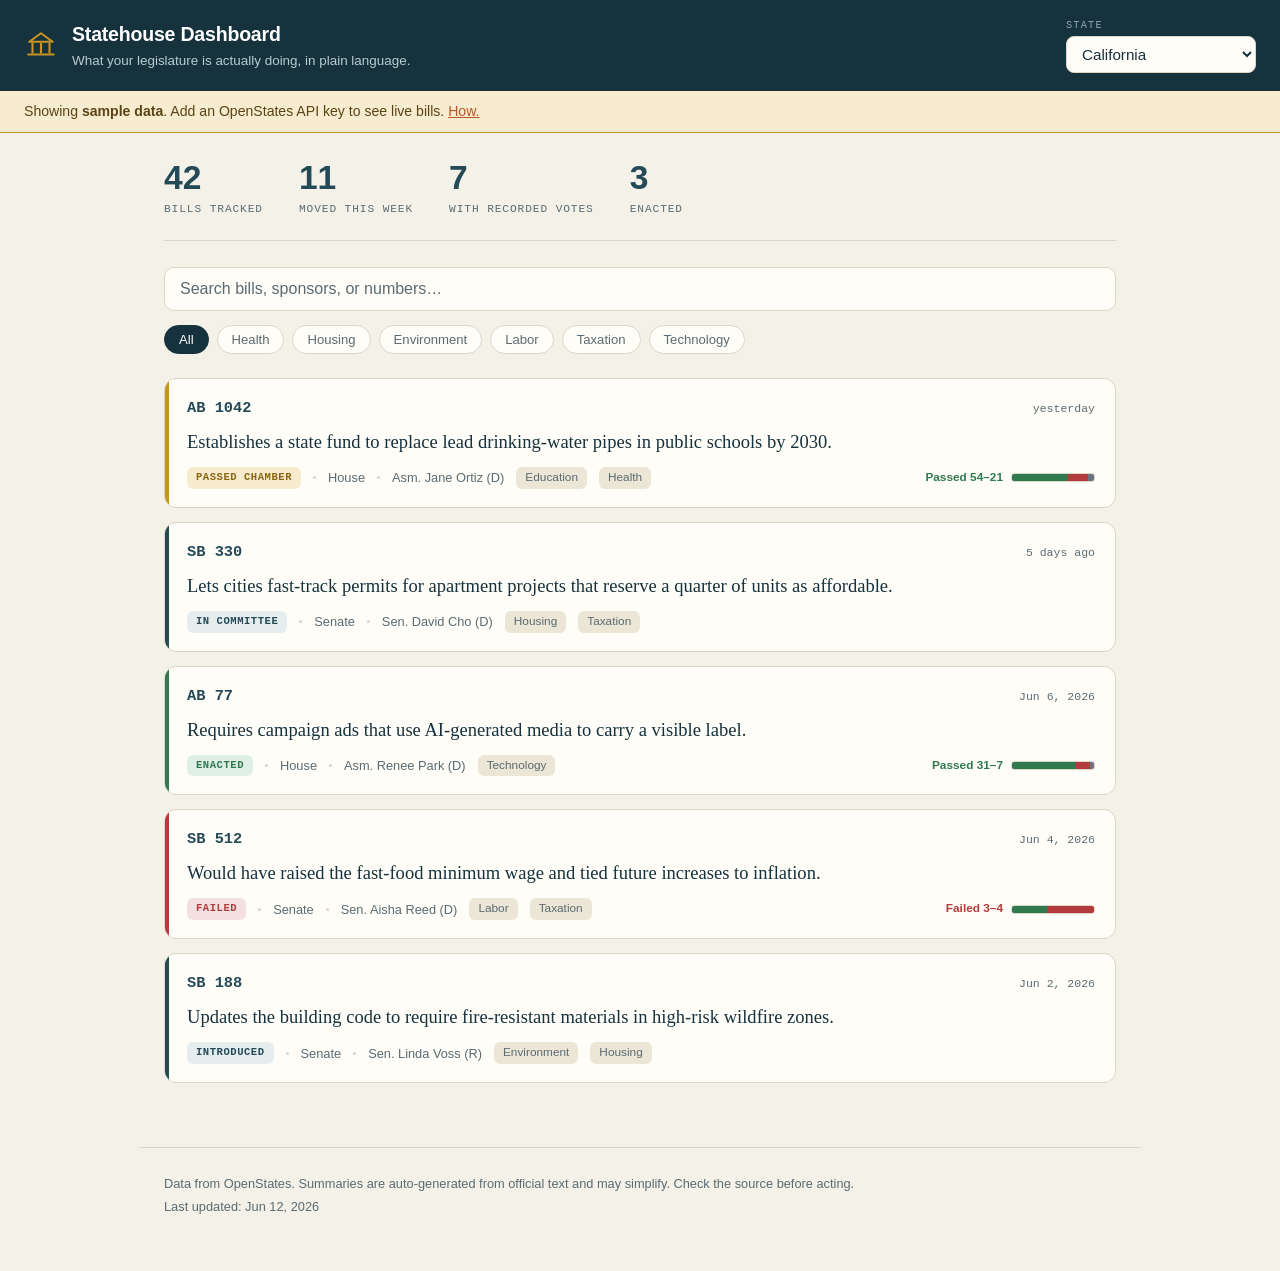
<file: design/mockup.html>
<!DOCTYPE html>
<html lang="en">
<head>
<meta charset="UTF-8" />
<meta name="viewport" content="width=device-width, initial-scale=1.0" />
<title>Statehouse Dashboard: design mockup</title>
<!--
  DESIGN DIRECTION MOCKUP (Prompt 1). Self-contained, no framework, no JS deps.
  This is a static visual study of the main dashboard view. Port the <style>
  rules into app.css once a direction is approved.

  Rationale
  - Palette: ink/slate structure (#16323d), warm parchment field (#f4f1e9),
    one warm accent (terracotta #b4582a) for emphasis only. Party blue/red/gray
    appear nowhere except vote data, so partisanship never reads as brand.
  - Type: a serif (Charter/Georgia) for summaries gives a "read me" newspaper
    register; a mono (ui-monospace) for bill numbers and dates makes them read
    as data, not prose. System sans for chrome.
  - Three anti-generic decisions: (1) status is a left-edge "spine" keyed by
    color AND a labeled chip, so it survives colorblindness and grayscale;
    (2) depth comes only from a 1px hairline + a hover spine, never shadows;
    (3) the summary strip uses oversized figures with quiet labels, like a
    public report, instead of SaaS metric tiles.
-->
<style>
  :root {
    --bg: #f4f1e9;
    --surface: #fffdf8;
    --ink: #16323d;
    --ink-soft: #5b6b71;
    --line: #ddd6c6;
    --slate: #16323d;
    --slate-2: #244a58;
    --accent: #b4582a;
    --gold: #c79324;
    --d: #2b6cb0;
    --r: #b23b3b;
    --i: #6b7280;
    --pass: #2f7a4f;
    --fail: #b23b3b;
    --serif: Charter, "Iowan Old Style", Georgia, "Times New Roman", serif;
    --sans: -apple-system, BlinkMacSystemFont, "Segoe UI", Roboto, Helvetica, Arial, sans-serif;
    --mono: ui-monospace, "SF Mono", Menlo, Consolas, monospace;
  }
  @media (prefers-color-scheme: dark) {
    :root {
      --bg: #0f1a1f;
      --surface: #15252c;
      --ink: #edf1ee;
      --ink-soft: #9fb1b7;
      --line: #283a42;
      --slate: #0b1c23;
      --slate-2: #25515f;
    }
  }
  * { box-sizing: border-box; }
  body { margin: 0; background: var(--bg); color: var(--ink); font-family: var(--sans); line-height: 1.5; }
  a { color: var(--accent); }

  /* Header */
  .topbar { background: var(--slate); color: #fff; padding: 18px 24px; display: flex; flex-wrap: wrap; gap: 18px; justify-content: space-between; align-items: center; }
  .brand { display: flex; gap: 14px; align-items: center; }
  .brand h1 { margin: 0; font-size: 1.22rem; letter-spacing: -0.01em; font-weight: 650; }
  .brand p { margin: 2px 0 0; font-size: 0.84rem; color: #b9cbd1; }
  .mark { flex: none; }
  .field { display: flex; flex-direction: column; gap: 3px; }
  .field span { font-family: var(--mono); font-size: 0.64rem; text-transform: uppercase; letter-spacing: 0.12em; color: #93aab1; }
  .field select { background: var(--surface); color: var(--ink); border: 1px solid var(--line); border-radius: 8px; padding: 8px 11px; font-size: 0.95rem; min-width: 190px; }

  /* Sample banner */
  .banner { background: #f7eccf; color: #5a4416; border-bottom: 1px solid var(--gold); padding: 10px 24px; font-size: 0.88rem; }
  @media (prefers-color-scheme: dark) { .banner { background: #2a2415; color: #e9c46a; } }

  main { max-width: 1000px; margin: 0 auto; padding: 28px 24px 64px; }

  /* Summary strip: public-report figures, not metric tiles */
  .summary { display: flex; flex-wrap: wrap; gap: 36px; padding-bottom: 22px; margin-bottom: 26px; border-bottom: 1px solid var(--line); }
  .stat .n { font-size: 2.1rem; font-weight: 700; color: var(--slate-2); line-height: 1; font-variant-numeric: tabular-nums; }
  @media (prefers-color-scheme: dark) { .stat .n { color: #7fc6dd; } }
  .stat .l { font-family: var(--mono); font-size: 0.7rem; text-transform: uppercase; letter-spacing: 0.08em; color: var(--ink-soft); margin-top: 6px; }

  /* Toolbar */
  .search { width: 100%; padding: 12px 15px; font-size: 1rem; border: 1px solid var(--line); border-radius: 10px; background: var(--surface); color: var(--ink); margin-bottom: 14px; }
  .search::placeholder { color: var(--ink-soft); }
  .chips { display: flex; flex-wrap: wrap; gap: 8px; margin-bottom: 24px; }
  .chip { border: 1px solid var(--line); background: var(--surface); color: var(--ink-soft); border-radius: 999px; padding: 6px 14px; font-size: 0.82rem; cursor: pointer; }
  .chip[aria-pressed="true"] { background: var(--slate); color: #fff; border-color: var(--slate); }
  .chip:focus-visible { outline: 2px solid var(--accent); outline-offset: 2px; }

  /* Feed */
  .feed { display: flex; flex-direction: column; gap: 14px; }
  .bill { position: relative; background: var(--surface); border: 1px solid var(--line); border-radius: 12px; padding: 18px 20px 18px 22px; cursor: pointer; overflow: hidden; }
  .bill::before { content: ""; position: absolute; left: 0; top: 0; bottom: 0; width: 4px; background: var(--spine, var(--line)); }
  .bill:hover { border-color: #c8bfa9; }
  .bill:hover::before { width: 6px; }
  .bill:focus-visible { outline: 2px solid var(--accent); outline-offset: 2px; }
  .b-enacted { --spine: var(--pass); }
  .b-passed  { --spine: var(--gold); }
  .b-failed, .b-vetoed { --spine: var(--fail); }
  .b-committee, .b-introduced { --spine: var(--slate-2); }

  .bill-top { display: flex; justify-content: space-between; align-items: baseline; gap: 12px; }
  .bill-id { font-family: var(--mono); font-weight: 700; font-size: 0.96rem; color: var(--slate-2); }
  @media (prefers-color-scheme: dark) { .bill-id { color: #7fc6dd; } }
  .bill-when { font-family: var(--mono); font-size: 0.72rem; color: var(--ink-soft); }
  .bill-summary { font-family: var(--serif); font-size: 1.16rem; line-height: 1.4; margin: 9px 0 12px; }
  .bill-meta { display: flex; flex-wrap: wrap; gap: 8px 12px; align-items: center; font-size: 0.8rem; color: var(--ink-soft); }

  .status { font-family: var(--mono); font-size: 0.66rem; font-weight: 700; text-transform: uppercase; letter-spacing: 0.05em; padding: 3px 9px; border-radius: 6px; }
  .st-enacted { background: #e0efe5; color: var(--pass); }
  .st-passed  { background: #f7eccd; color: #8a6512; }
  .st-failed, .st-vetoed { background: #f4e0e0; color: var(--fail); }
  .st-committee, .st-introduced { background: #e6edef; color: var(--slate-2); }
  @media (prefers-color-scheme: dark) {
    .st-enacted { background: #173528; } .st-passed { background: #34290f; }
    .st-failed { background: #361a1a; } .st-committee, .st-introduced { background: #1d333b; color: #aaccd6; }
  }

  .dot { width: 3px; height: 3px; border-radius: 50%; background: var(--line); }
  .topic { background: #ece6d6; color: var(--ink-soft); padding: 2px 9px; border-radius: 6px; font-size: 0.74rem; }
  @media (prefers-color-scheme: dark) { .topic { background: #21303a; } }

  /* Vote pill with mini party split */
  .vote { margin-left: auto; display: flex; align-items: center; gap: 8px; }
  .vote-label { font-size: 0.74rem; font-weight: 600; }
  .vote-label.pass { color: var(--pass); } .vote-label.fail { color: var(--fail); }
  .splitbar { display: flex; width: 84px; height: 9px; border-radius: 3px; overflow: hidden; border: 1px solid var(--line); }
  .splitbar i { display: block; height: 100%; }
  .splitbar .yes { background: var(--pass); } .splitbar .no { background: var(--fail); } .splitbar .oth { background: var(--i); }

  footer { max-width: 1000px; margin: 0 auto; padding: 22px 24px 50px; border-top: 1px solid var(--line); color: var(--ink-soft); font-size: 0.8rem; }
  footer p { margin: 4px 0; }
</style>
</head>
<body>
  <header class="topbar">
    <div class="brand">
      <svg class="mark" width="34" height="34" viewBox="0 0 32 32" aria-hidden="true">
        <path d="M16 4 L27 12 H5 Z" fill="none" stroke="#c79324" stroke-width="2" stroke-linejoin="round"/>
        <line x1="8" y1="13" x2="8" y2="23" stroke="#c79324" stroke-width="2"/>
        <line x1="16" y1="13" x2="16" y2="23" stroke="#c79324" stroke-width="2"/>
        <line x1="24" y1="13" x2="24" y2="23" stroke="#c79324" stroke-width="2"/>
        <line x1="4" y1="24" x2="28" y2="24" stroke="#c79324" stroke-width="2" stroke-linecap="round"/>
      </svg>
      <div>
        <h1>Statehouse Dashboard</h1>
        <p>What your legislature is actually doing, in plain language.</p>
      </div>
    </div>
    <label class="field">
      <span>State</span>
      <select aria-label="Choose a state">
        <option>California</option>
        <option>New York</option>
        <option>Texas</option>
      </select>
    </label>
  </header>

  <div class="banner">Showing <strong>sample data</strong>. Add an OpenStates API key to see live bills. <a href="#">How.</a></div>

  <main>
    <section class="summary" aria-label="Overview">
      <div class="stat"><div class="n">42</div><div class="l">Bills tracked</div></div>
      <div class="stat"><div class="n">11</div><div class="l">Moved this week</div></div>
      <div class="stat"><div class="n">7</div><div class="l">With recorded votes</div></div>
      <div class="stat"><div class="n">3</div><div class="l">Enacted</div></div>
    </section>

    <input class="search" type="search" placeholder="Search bills, sponsors, or numbers…" aria-label="Search bills" />
    <div class="chips" role="group" aria-label="Filter by topic">
      <button class="chip" aria-pressed="true">All</button>
      <button class="chip">Health</button>
      <button class="chip">Housing</button>
      <button class="chip">Environment</button>
      <button class="chip">Labor</button>
      <button class="chip">Taxation</button>
      <button class="chip">Technology</button>
    </div>

    <section class="feed" aria-label="Recent legislative activity">

      <article class="bill b-passed" tabindex="0">
        <div class="bill-top"><span class="bill-id">AB 1042</span><span class="bill-when">yesterday</span></div>
        <p class="bill-summary">Establishes a state fund to replace lead drinking-water pipes in public schools by 2030.</p>
        <div class="bill-meta">
          <span class="status st-passed">Passed chamber</span><span class="dot"></span>
          <span>House</span><span class="dot"></span><span>Asm. Jane Ortiz (D)</span>
          <span class="topic">Education</span><span class="topic">Health</span>
          <span class="vote"><span class="vote-label pass">Passed 54–21</span>
            <span class="splitbar" title="54 yes, 21 no, 5 other"><i class="yes" style="width:67%"></i><i class="no" style="width:26%"></i><i class="oth" style="width:7%"></i></span>
          </span>
        </div>
      </article>

      <article class="bill b-committee" tabindex="0">
        <div class="bill-top"><span class="bill-id">SB 330</span><span class="bill-when">5 days ago</span></div>
        <p class="bill-summary">Lets cities fast-track permits for apartment projects that reserve a quarter of units as affordable.</p>
        <div class="bill-meta">
          <span class="status st-committee">In committee</span><span class="dot"></span>
          <span>Senate</span><span class="dot"></span><span>Sen. David Cho (D)</span>
          <span class="topic">Housing</span><span class="topic">Taxation</span>
        </div>
      </article>

      <article class="bill b-enacted" tabindex="0">
        <div class="bill-top"><span class="bill-id">AB 77</span><span class="bill-when">Jun 6, 2026</span></div>
        <p class="bill-summary">Requires campaign ads that use AI-generated media to carry a visible label.</p>
        <div class="bill-meta">
          <span class="status st-enacted">Enacted</span><span class="dot"></span>
          <span>House</span><span class="dot"></span><span>Asm. Renee Park (D)</span>
          <span class="topic">Technology</span>
          <span class="vote"><span class="vote-label pass">Passed 31–7</span>
            <span class="splitbar" title="31 yes, 7 no, 2 other"><i class="yes" style="width:78%"></i><i class="no" style="width:17%"></i><i class="oth" style="width:5%"></i></span>
          </span>
        </div>
      </article>

      <article class="bill b-failed" tabindex="0">
        <div class="bill-top"><span class="bill-id">SB 512</span><span class="bill-when">Jun 4, 2026</span></div>
        <p class="bill-summary">Would have raised the fast-food minimum wage and tied future increases to inflation.</p>
        <div class="bill-meta">
          <span class="status st-failed">Failed</span><span class="dot"></span>
          <span>Senate</span><span class="dot"></span><span>Sen. Aisha Reed (D)</span>
          <span class="topic">Labor</span><span class="topic">Taxation</span>
          <span class="vote"><span class="vote-label fail">Failed 3–4</span>
            <span class="splitbar" title="3 yes, 4 no"><i class="yes" style="width:43%"></i><i class="no" style="width:57%"></i></span>
          </span>
        </div>
      </article>

      <article class="bill b-introduced" tabindex="0">
        <div class="bill-top"><span class="bill-id">SB 188</span><span class="bill-when">Jun 2, 2026</span></div>
        <p class="bill-summary">Updates the building code to require fire-resistant materials in high-risk wildfire zones.</p>
        <div class="bill-meta">
          <span class="status st-introduced">Introduced</span><span class="dot"></span>
          <span>Senate</span><span class="dot"></span><span>Sen. Linda Voss (R)</span>
          <span class="topic">Environment</span><span class="topic">Housing</span>
        </div>
      </article>

    </section>
  </main>

  <footer>
    <p>Data from OpenStates. Summaries are auto-generated from official text and may simplify. Check the source before acting.</p>
    <p>Last updated: Jun 12, 2026</p>
  </footer>
</body>
</html>
</file>
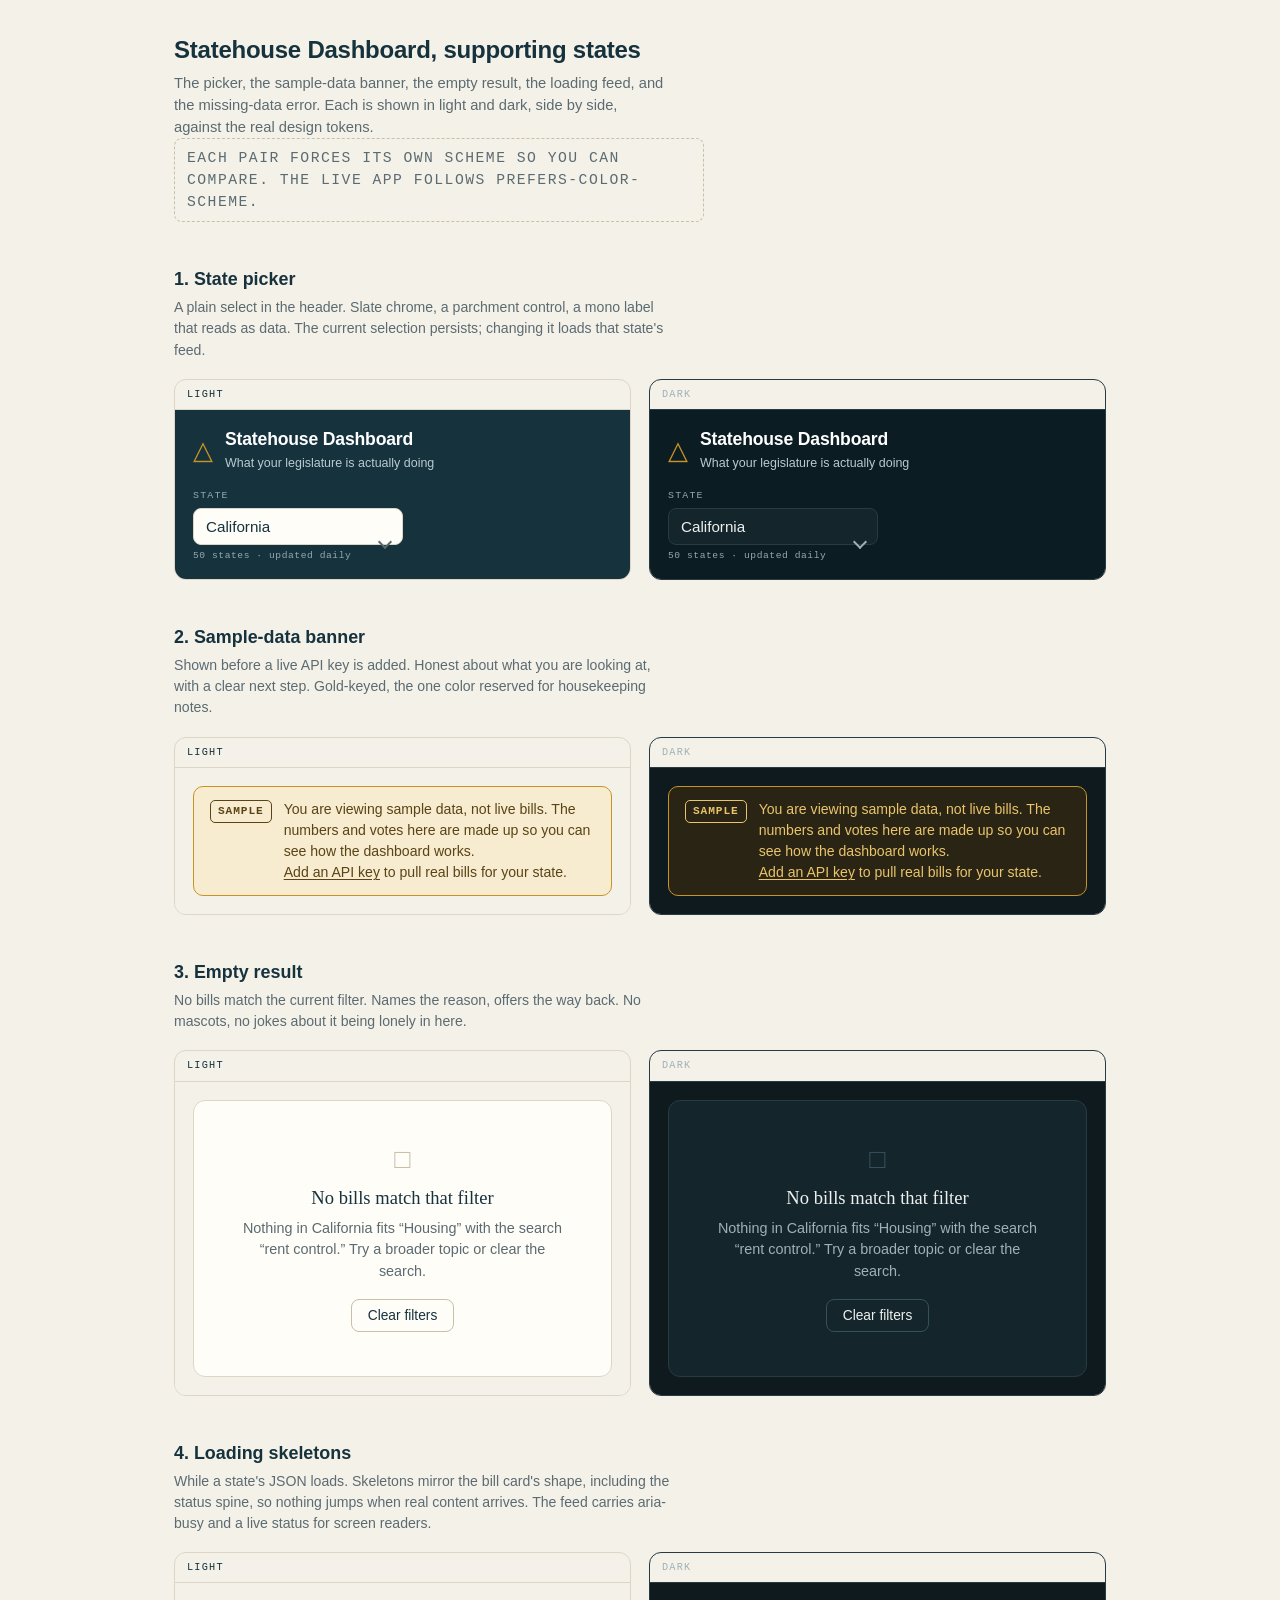
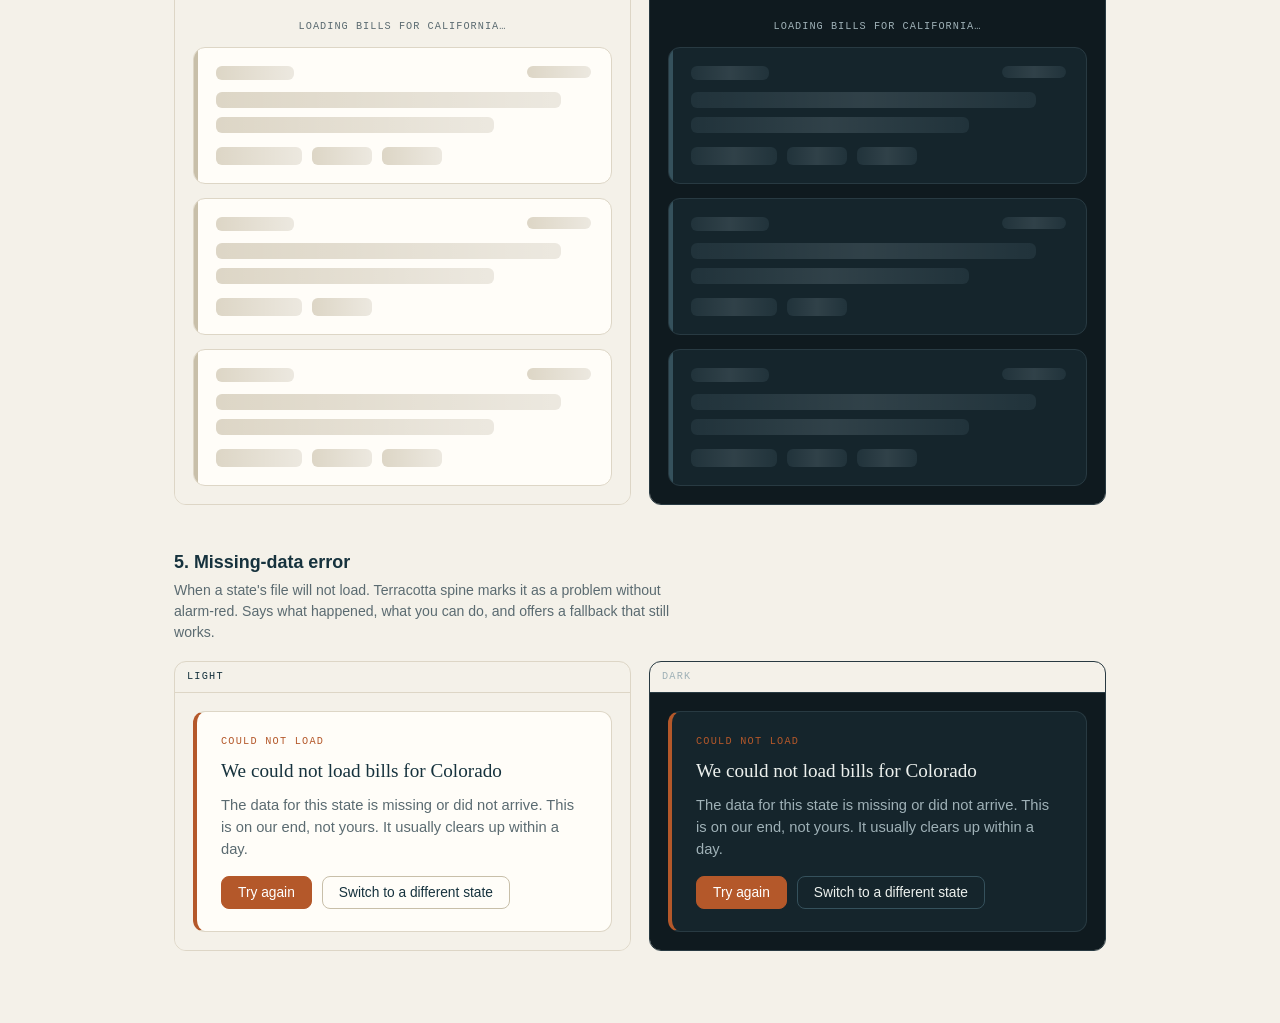
<file: design/states.html>
<!DOCTYPE html>
<html lang="en">
<head>
<meta charset="utf-8">
<meta name="viewport" content="width=device-width, initial-scale=1">
<title>Statehouse Dashboard, supporting states</title>
<style>
/* Statehouse Dashboard, supporting UI states.
   Ink/slate structure, warm parchment field, one terracotta accent.
   Serif for summary text, mono for data/labels, system sans for chrome.
   Depth from hairlines + a status spine, never drop shadows. Light + dark. */

:root {
  --bg: #f4f1e9;
  --surface: #fffdf8;
  --ink: #16323d;
  --ink-soft: #5b6b71;
  --line: #ddd6c6;
  --line-strong: #c8bfa9;
  --slate: #16323d;
  --slate-2: #244a58;
  --accent: #b4582a;
  --gold: #c79324;
  --pass: #2f7a4f;
  --fail: #b23b3b;
  --radius: 12px;
  --maxw: 980px;
  --serif: Charter, "Iowan Old Style", Georgia, "Times New Roman", serif;
  --sans: -apple-system, BlinkMacSystemFont, "Segoe UI", Roboto, Helvetica, Arial, sans-serif;
  --mono: ui-monospace, "SF Mono", Menlo, Consolas, monospace;
  font-size: 16px;
}

@media (prefers-color-scheme: dark) {
  :root {
    --bg: #0f1a1f;
    --surface: #15252c;
    --ink: #edf1ee;
    --ink-soft: #9fb1b7;
    --line: #283a42;
    --line-strong: #35515c;
    --slate: #0b1c23;
    --slate-2: #25515f;
  }
}

* { box-sizing: border-box; }

body { margin: 0; background: var(--bg); color: var(--ink); font-family: var(--sans); line-height: 1.5; }

/* ---- Mockup scaffolding (not part of the app) ---- */
.gallery { max-width: var(--maxw); margin: 0 auto; padding: 32px 24px 72px; }
.gallery > header { margin-bottom: 8px; }
.gallery > header h1 { margin: 0 0 4px; font-size: 1.5rem; letter-spacing: -0.01em; }
.gallery > header p { margin: 0; color: var(--ink-soft); font-size: 0.92rem; max-width: 60ch; }
.scheme-note { font-family: var(--mono); font-size: 0.7rem; text-transform: uppercase; letter-spacing: 0.1em; color: var(--ink-soft); margin-top: 14px; padding: 8px 12px; border: 1px dashed var(--line-strong); border-radius: 8px; }

.demo-section { margin-top: 44px; }
.demo-section > h2 { font-size: 1.12rem; margin: 0 0 4px; }
.demo-section > .desc { margin: 0 0 18px; color: var(--ink-soft); font-size: 0.88rem; max-width: 64ch; }

/* Side-by-side light/dark pair. Each frame forces its own scheme via [data-scheme]. */
.pair { display: grid; grid-template-columns: 1fr 1fr; gap: 18px; }
.frame { border: 1px solid var(--line); border-radius: var(--radius); overflow: hidden; }
.frame-label { font-family: var(--mono); font-size: 0.64rem; text-transform: uppercase; letter-spacing: 0.12em; padding: 7px 12px; border-bottom: 1px solid var(--line); color: var(--ink-soft); }

/* Each frame carries its own token set so light and dark show together. */
.frame[data-scheme="light"] {
  --bg: #f4f1e9; --surface: #fffdf8; --ink: #16323d; --ink-soft: #5b6b71;
  --line: #ddd6c6; --line-strong: #c8bfa9; --slate: #16323d; --slate-2: #244a58;
}
.frame[data-scheme="dark"] {
  --bg: #0f1a1f; --surface: #15252c; --ink: #edf1ee; --ink-soft: #9fb1b7;
  --line: #283a42; --line-strong: #35515c; --slate: #0b1c23; --slate-2: #25515f;
}
.frame[data-scheme="light"], .frame[data-scheme="light"] .frame-label { color: #16323d; }
.frame .stage { background: var(--bg); color: var(--ink); padding: 18px; }
.frame .stage.flush { padding: 0; }

@media (max-width: 720px) { .pair { grid-template-columns: 1fr; } }

/* ---- Top bar (shared with the app) ---- */
.topbar { background: var(--slate); color: #fff; padding: 16px 18px; display: flex; flex-wrap: wrap; gap: 16px; justify-content: space-between; align-items: center; }
.brand { display: flex; gap: 12px; align-items: center; }
.brand-mark { color: var(--gold); font-size: 26px; line-height: 1; }
.topbar h1.app-title { margin: 0; font-size: 1.1rem; letter-spacing: -0.01em; font-weight: 650; }
.tagline { margin: 2px 0 0; font-size: 0.78rem; color: #b9cbd1; }

/* ---- (1) State picker ---- */
.field { display: flex; flex-direction: column; gap: 4px; }
.field-label { font-family: var(--mono); font-size: 0.62rem; text-transform: uppercase; letter-spacing: 0.12em; color: #93aab1; }
.state-picker { position: relative; }
.state-picker select {
  background: var(--surface); color: var(--ink); border: 1px solid var(--line); border-radius: 8px;
  padding: 9px 34px 9px 12px; font-size: 0.95rem; min-width: 210px; font-family: inherit;
  -webkit-appearance: none; appearance: none; cursor: pointer;
}
.state-picker::after {
  content: ""; position: absolute; right: 13px; bottom: 16px; width: 8px; height: 8px;
  border-right: 2px solid var(--ink-soft); border-bottom: 2px solid var(--ink-soft);
  transform: rotate(45deg); pointer-events: none;
}
.state-picker select:focus-visible { outline: 2px solid var(--accent); outline-offset: 2px; border-color: var(--accent); }
.field-hint { font-family: var(--mono); font-size: 0.6rem; color: #93aab1; letter-spacing: 0.06em; }

/* ---- (2) Sample-data banner ---- */
.banner { background: #f7eccf; color: #5a4416; border: 1px solid var(--gold); border-radius: 10px; padding: 12px 16px; font-size: 0.88rem; display: flex; gap: 12px; align-items: flex-start; }
@media (prefers-color-scheme: dark) { .frame[data-scheme="dark"] .banner { background: #2a2415; color: #e9c46a; } }
.frame[data-scheme="dark"] .banner { background: #2a2415; color: #e9c46a; }
.banner .b-mark { font-family: var(--mono); font-weight: 700; font-size: 0.7rem; text-transform: uppercase; letter-spacing: 0.08em; border: 1px solid currentColor; border-radius: 5px; padding: 2px 7px; white-space: nowrap; flex: none; margin-top: 1px; }
.banner .b-body { flex: 1; }
.banner .b-body p { margin: 0; }
.banner .b-action { margin-top: 6px; }
.banner a, .banner .linklike { color: inherit; text-decoration: underline; text-underline-offset: 2px; font-weight: 600; cursor: pointer; background: none; border: none; padding: 0; font: inherit; }
.banner .linklike:focus-visible { outline: 2px solid currentColor; outline-offset: 2px; }

/* ---- (3) Empty result ---- */
.empty { text-align: center; color: var(--ink-soft); padding: 44px 24px; border: 1px solid var(--line); border-radius: var(--radius); background: var(--surface); }
.empty .e-mark { font-size: 1.7rem; line-height: 1; color: var(--line-strong); margin-bottom: 12px; }
.empty .e-title { font-family: var(--serif); font-size: 1.16rem; color: var(--ink); margin: 0 0 6px; }
.empty .e-text { margin: 0 auto 16px; max-width: 42ch; font-size: 0.9rem; }
.btn-quiet { background: var(--surface); color: var(--ink); border: 1px solid var(--line-strong); border-radius: 8px; padding: 8px 16px; font-size: 0.86rem; font-family: inherit; cursor: pointer; }
.btn-quiet:hover { border-color: var(--accent); color: var(--accent); }
.btn-quiet:focus-visible { outline: 2px solid var(--accent); outline-offset: 2px; }

/* ---- (4) Loading skeletons ---- */
.feed { display: flex; flex-direction: column; gap: 14px; }
.sk-card { position: relative; background: var(--surface); border: 1px solid var(--line); border-radius: var(--radius); padding: 18px 20px 18px 22px; overflow: hidden; }
.sk-card::before { content: ""; position: absolute; left: 0; top: 0; bottom: 0; width: 4px; background: var(--line-strong); }
.sk-top { display: flex; justify-content: space-between; margin-bottom: 12px; }
.sk { background: var(--line); border-radius: 6px; height: 12px; }
.frame[data-scheme="dark"] .sk { background: #21333b; }
.sk-id { width: 78px; height: 14px; }
.sk-date { width: 64px; }
.sk-line { height: 16px; margin-bottom: 9px; }
.sk-line.w1 { width: 92%; }
.sk-line.w2 { width: 74%; }
.sk-meta { display: flex; gap: 10px; margin-top: 14px; }
.sk-pill { width: 86px; height: 18px; border-radius: 6px; }
.sk-tag { width: 60px; height: 18px; border-radius: 6px; }

/* shimmer; respects reduced-motion */
@media (prefers-reduced-motion: no-preference) {
  .sk { background-image: linear-gradient(90deg, transparent 0%, rgba(255,255,255,0.45) 50%, transparent 100%); background-size: 200% 100%; background-repeat: no-repeat; animation: sweep 1.3s ease-in-out infinite; }
  .frame[data-scheme="dark"] .sk { background-image: linear-gradient(90deg, transparent 0%, rgba(255,255,255,0.07) 50%, transparent 100%); }
  @keyframes sweep { from { background-position: 200% 0; } to { background-position: -120% 0; } }
}
.sk-status { font-family: var(--mono); font-size: 0.64rem; text-transform: uppercase; letter-spacing: 0.1em; color: var(--ink-soft); text-align: center; padding: 8px 0 2px; }

/* ---- (5) Graceful error ---- */
.notice { background: var(--surface); border: 1px solid var(--line); border-left: 4px solid var(--accent); border-radius: var(--radius); padding: 22px 24px; }
.notice .n-kicker { font-family: var(--mono); font-size: 0.64rem; text-transform: uppercase; letter-spacing: 0.12em; color: var(--accent); margin: 0 0 8px; }
.notice .n-title { font-family: var(--serif); font-size: 1.2rem; margin: 0 0 8px; color: var(--ink); }
.notice .n-text { margin: 0 0 16px; font-size: 0.92rem; color: var(--ink-soft); max-width: 56ch; }
.notice .n-actions { display: flex; flex-wrap: wrap; gap: 10px; }
.btn-accent { background: var(--accent); color: #fff; border: 1px solid var(--accent); border-radius: 8px; padding: 8px 16px; font-size: 0.86rem; font-family: inherit; cursor: pointer; }
.btn-accent:hover { background: #9e4c22; border-color: #9e4c22; }
.btn-accent:focus-visible { outline: 2px solid var(--ink); outline-offset: 2px; }

.sr-only { position: absolute; width: 1px; height: 1px; padding: 0; margin: -1px; overflow: hidden; clip: rect(0 0 0 0); white-space: nowrap; border: 0; }
</style>
</head>
<body>
<main class="gallery">
  <header>
    <h1>Statehouse Dashboard, supporting states</h1>
    <p>The picker, the sample-data banner, the empty result, the loading feed, and the missing-data error. Each is shown in light and dark, side by side, against the real design tokens.</p>
    <p class="scheme-note">Each pair forces its own scheme so you can compare. The live app follows prefers-color-scheme.</p>
  </header>

  <!-- (1) State picker -->
  <section class="demo-section" aria-labelledby="s1">
    <h2 id="s1">1. State picker</h2>
    <p class="desc">A plain select in the header. Slate chrome, a parchment control, a mono label that reads as data. The current selection persists; changing it loads that state's feed.</p>
    <div class="pair">
      <div class="frame" data-scheme="light">
        <div class="frame-label">Light</div>
        <div class="stage flush">
          <div class="topbar">
            <div class="brand">
              <span class="brand-mark" aria-hidden="true">&#9651;</span>
              <div>
                <h1 class="app-title">Statehouse Dashboard</h1>
                <p class="tagline">What your legislature is actually doing</p>
              </div>
            </div>
            <div class="field state-picker">
              <label class="field-label" for="state-l">State</label>
              <select id="state-l" name="state">
                <option>Alabama</option>
                <option selected>California</option>
                <option>Colorado</option>
                <option>Florida</option>
                <option>New York</option>
                <option>Texas</option>
                <option>Washington</option>
              </select>
              <span class="field-hint">50 states &middot; updated daily</span>
            </div>
          </div>
        </div>
      </div>
      <div class="frame" data-scheme="dark">
        <div class="frame-label">Dark</div>
        <div class="stage flush">
          <div class="topbar">
            <div class="brand">
              <span class="brand-mark" aria-hidden="true">&#9651;</span>
              <div>
                <h1 class="app-title">Statehouse Dashboard</h1>
                <p class="tagline">What your legislature is actually doing</p>
              </div>
            </div>
            <div class="field state-picker">
              <label class="field-label" for="state-d">State</label>
              <select id="state-d" name="state">
                <option>Alabama</option>
                <option selected>California</option>
                <option>Colorado</option>
                <option>Florida</option>
                <option>New York</option>
                <option>Texas</option>
                <option>Washington</option>
              </select>
              <span class="field-hint">50 states &middot; updated daily</span>
            </div>
          </div>
        </div>
      </div>
    </div>
  </section>

  <!-- (2) Sample-data banner -->
  <section class="demo-section" aria-labelledby="s2">
    <h2 id="s2">2. Sample-data banner</h2>
    <p class="desc">Shown before a live API key is added. Honest about what you are looking at, with a clear next step. Gold-keyed, the one color reserved for housekeeping notes.</p>
    <div class="pair">
      <div class="frame" data-scheme="light">
        <div class="frame-label">Light</div>
        <div class="stage">
          <div class="banner" role="status">
            <span class="b-mark">Sample</span>
            <div class="b-body">
              <p>You are viewing sample data, not live bills. The numbers and votes here are made up so you can see how the dashboard works.</p>
              <p class="b-action"><button class="linklike" type="button">Add an API key</button> to pull real bills for your state.</p>
            </div>
          </div>
        </div>
      </div>
      <div class="frame" data-scheme="dark">
        <div class="frame-label">Dark</div>
        <div class="stage">
          <div class="banner" role="status">
            <span class="b-mark">Sample</span>
            <div class="b-body">
              <p>You are viewing sample data, not live bills. The numbers and votes here are made up so you can see how the dashboard works.</p>
              <p class="b-action"><button class="linklike" type="button">Add an API key</button> to pull real bills for your state.</p>
            </div>
          </div>
        </div>
      </div>
    </div>
  </section>

  <!-- (3) Empty result -->
  <section class="demo-section" aria-labelledby="s3">
    <h2 id="s3">3. Empty result</h2>
    <p class="desc">No bills match the current filter. Names the reason, offers the way back. No mascots, no jokes about it being lonely in here.</p>
    <div class="pair">
      <div class="frame" data-scheme="light">
        <div class="frame-label">Light</div>
        <div class="stage">
          <div class="empty" role="status" aria-live="polite">
            <div class="e-mark" aria-hidden="true">&#9633;</div>
            <p class="e-title">No bills match that filter</p>
            <p class="e-text">Nothing in California fits &ldquo;Housing&rdquo; with the search &ldquo;rent control.&rdquo; Try a broader topic or clear the search.</p>
            <button class="btn-quiet" type="button">Clear filters</button>
          </div>
        </div>
      </div>
      <div class="frame" data-scheme="dark">
        <div class="frame-label">Dark</div>
        <div class="stage">
          <div class="empty" role="status" aria-live="polite">
            <div class="e-mark" aria-hidden="true">&#9633;</div>
            <p class="e-title">No bills match that filter</p>
            <p class="e-text">Nothing in California fits &ldquo;Housing&rdquo; with the search &ldquo;rent control.&rdquo; Try a broader topic or clear the search.</p>
            <button class="btn-quiet" type="button">Clear filters</button>
          </div>
        </div>
      </div>
    </div>
  </section>

  <!-- (4) Loading skeletons -->
  <section class="demo-section" aria-labelledby="s4">
    <h2 id="s4">4. Loading skeletons</h2>
    <p class="desc">While a state's JSON loads. Skeletons mirror the bill card's shape, including the status spine, so nothing jumps when real content arrives. The feed carries aria-busy and a live status for screen readers.</p>
    <div class="pair">
      <div class="frame" data-scheme="light">
        <div class="frame-label">Light</div>
        <div class="stage">
          <p class="sk-status" role="status" aria-live="polite">Loading bills for California&hellip;</p>
          <div class="feed" aria-busy="true" aria-label="Bills, loading">
            <div class="sk-card" aria-hidden="true">
              <div class="sk-top"><span class="sk sk-id"></span><span class="sk sk-date"></span></div>
              <div class="sk sk-line w1"></div>
              <div class="sk sk-line w2"></div>
              <div class="sk-meta"><span class="sk sk-pill"></span><span class="sk sk-tag"></span><span class="sk sk-tag"></span></div>
            </div>
            <div class="sk-card" aria-hidden="true">
              <div class="sk-top"><span class="sk sk-id"></span><span class="sk sk-date"></span></div>
              <div class="sk sk-line w1"></div>
              <div class="sk sk-line w2"></div>
              <div class="sk-meta"><span class="sk sk-pill"></span><span class="sk sk-tag"></span></div>
            </div>
            <div class="sk-card" aria-hidden="true">
              <div class="sk-top"><span class="sk sk-id"></span><span class="sk sk-date"></span></div>
              <div class="sk sk-line w1"></div>
              <div class="sk sk-line w2"></div>
              <div class="sk-meta"><span class="sk sk-pill"></span><span class="sk sk-tag"></span><span class="sk sk-tag"></span></div>
            </div>
          </div>
        </div>
      </div>
      <div class="frame" data-scheme="dark">
        <div class="frame-label">Dark</div>
        <div class="stage">
          <p class="sk-status" role="status" aria-live="polite">Loading bills for California&hellip;</p>
          <div class="feed" aria-busy="true" aria-label="Bills, loading">
            <div class="sk-card" aria-hidden="true">
              <div class="sk-top"><span class="sk sk-id"></span><span class="sk sk-date"></span></div>
              <div class="sk sk-line w1"></div>
              <div class="sk sk-line w2"></div>
              <div class="sk-meta"><span class="sk sk-pill"></span><span class="sk sk-tag"></span><span class="sk sk-tag"></span></div>
            </div>
            <div class="sk-card" aria-hidden="true">
              <div class="sk-top"><span class="sk sk-id"></span><span class="sk sk-date"></span></div>
              <div class="sk sk-line w1"></div>
              <div class="sk sk-line w2"></div>
              <div class="sk-meta"><span class="sk sk-pill"></span><span class="sk sk-tag"></span></div>
            </div>
            <div class="sk-card" aria-hidden="true">
              <div class="sk-top"><span class="sk sk-id"></span><span class="sk sk-date"></span></div>
              <div class="sk sk-line w1"></div>
              <div class="sk sk-line w2"></div>
              <div class="sk-meta"><span class="sk sk-pill"></span><span class="sk sk-tag"></span><span class="sk sk-tag"></span></div>
            </div>
          </div>
        </div>
      </div>
    </div>
  </section>

  <!-- (5) Graceful error -->
  <section class="demo-section" aria-labelledby="s5">
    <h2 id="s5">5. Missing-data error</h2>
    <p class="desc">When a state's file will not load. Terracotta spine marks it as a problem without alarm-red. Says what happened, what you can do, and offers a fallback that still works.</p>
    <div class="pair">
      <div class="frame" data-scheme="light">
        <div class="frame-label">Light</div>
        <div class="stage">
          <div class="notice" role="alert">
            <p class="n-kicker">Could not load</p>
            <p class="n-title">We could not load bills for Colorado</p>
            <p class="n-text">The data for this state is missing or did not arrive. This is on our end, not yours. It usually clears up within a day.</p>
            <div class="n-actions">
              <button class="btn-accent" type="button">Try again</button>
              <button class="btn-quiet" type="button">Switch to a different state</button>
            </div>
          </div>
        </div>
      </div>
      <div class="frame" data-scheme="dark">
        <div class="frame-label">Dark</div>
        <div class="stage">
          <div class="notice" role="alert">
            <p class="n-kicker">Could not load</p>
            <p class="n-title">We could not load bills for Colorado</p>
            <p class="n-text">The data for this state is missing or did not arrive. This is on our end, not yours. It usually clears up within a day.</p>
            <div class="n-actions">
              <button class="btn-accent" type="button">Try again</button>
              <button class="btn-quiet" type="button">Switch to a different state</button>
            </div>
          </div>
        </div>
      </div>
    </div>
  </section>
</main>
</body>
</html>
</file>
<file: app.css>
/* Statehouse Dashboard: one stylesheet, no framework.
   Brand A, the evaluation practice: Ink, Ochre, Teal. A warm editorial system.
   Fraunces (editorial + ALL numerals) and Inter (everything functional) on cream,
   hairline structure, square corners, no shadows/gradients. Two accents, one job
   each: TEAL for findings and numbers, OCHRE for labels, links, and structure
   (the Accent Division Rule). Status colors (success/caution/alert) are semantic
   only. Partisan color is intentionally absent: a vote's outcome carries the color,
   party is a neutral label. Dark mode is a derived, Ink-grounded extension of a
   light-first brand; the cream light theme is canonical. */

/* Self-hosted variable fonts (Fraunces + Inter), so the PWA renders the brand offline
   without a Google Fonts CDN dependency. latin + latin-ext subsets; opsz/wght axes. */
@font-face {
  font-family: 'Fraunces'; font-style: normal; font-weight: 400 600; font-display: swap;
  src: url(fonts/fraunces-latin.woff2) format("woff2");
  unicode-range: U+0000-00FF, U+0131, U+0152-0153, U+02BB-02BC, U+02C6, U+02DA, U+02DC, U+0304, U+0308, U+0329, U+2000-206F, U+20AC, U+2122, U+2191, U+2193, U+2212, U+2215, U+FEFF, U+FFFD;
}
@font-face {
  font-family: 'Fraunces'; font-style: normal; font-weight: 400 600; font-display: swap;
  src: url(fonts/fraunces-latin-ext.woff2) format("woff2");
  unicode-range: U+0100-02BA, U+02BD-02C5, U+02C7-02CC, U+02CE-02D7, U+02DD-02FF, U+0304, U+0308, U+0329, U+1D00-1DBF, U+1E00-1E9F, U+1EF2-1EFF, U+2020, U+20A0-20AB, U+20AD-20C0, U+2113, U+2C60-2C7F, U+A720-A7FF;
}
@font-face {
  font-family: 'Inter'; font-style: normal; font-weight: 400 600; font-display: swap;
  src: url(fonts/inter-latin.woff2) format("woff2");
  unicode-range: U+0000-00FF, U+0131, U+0152-0153, U+02BB-02BC, U+02C6, U+02DA, U+02DC, U+0304, U+0308, U+0329, U+2000-206F, U+20AC, U+2122, U+2191, U+2193, U+2212, U+2215, U+FEFF, U+FFFD;
}
@font-face {
  font-family: 'Inter'; font-style: normal; font-weight: 400 600; font-display: swap;
  src: url(fonts/inter-latin-ext.woff2) format("woff2");
  unicode-range: U+0100-02BA, U+02BD-02C5, U+02C7-02CC, U+02CE-02D7, U+02DD-02FF, U+0304, U+0308, U+0329, U+1D00-1DBF, U+1E00-1E9F, U+1EF2-1EFF, U+2020, U+20A0-20AB, U+20AD-20C0, U+2113, U+2C60-2C7F, U+A720-A7FF;
}

:root {
  /* --- light: the canonical ground --- */
  --bg: #F7F4EC;          /* Cream, the page */
  --surface: #FFFFFF;     /* Paper: cards, panels, drawer */
  --surface-hover: #FDFCF7; /* warm paper on hover (canon card-hover value) */
  --ink: #0F1729;         /* Ink: headings, masthead, dark UI */
  --graphite: #2A2D34;    /* body and summary text */
  --slate: #5A6170;       /* meta, labels, captions, muted figures */
  --line: #D8D2C3;        /* Rule: every hairline, divider, border */
  --line-strong: #C4BCA6; /* hover-only deeper rule; canon defines no strong-rule grade (documented deviation) */
  --ochre: #7E5825;       /* web grade: labels, links, CTAs, section ticks, active chip */
  --ochre-lt: #B98345;    /* ochre hover */
  --ochre-print: #9A6B2F; /* LARGE marks only (brand mark); never small text */
  --ochre-wash: #F5EDE0;  /* active-chip / callout fills */
  --teal: #2B6A6E;        /* analytical accent: ALL figures and numbers */
  --teal-lt: #4A9EA3;     /* teal hover / dark-mode figures */
  --teal-wash: #E6F3F4;   /* vote-bar track, quiet panel tint */
  --success: #2F6E39; --success-wash: #E7F0E9; /* semantic: on-track / enacted (darkened for AA on the wash) */
  --caution: #8A5A07; --caution-wash: #F6ECD8; /* semantic: in progress / passed chamber (darkened for AA on cream + wash) */
  --alert:   #A03030; --alert-wash:   #F2E2E2; /* semantic: failed / vetoed */
  --neutral-wash: #ECEAE0;                      /* semantic-neutral: active / in committee */
  --ink-rgb: 15,23,41;    /* Ink channels, for the drawer scrim (keeps the scrim tied to the Ink token) */

  --radius: 0;            /* Square Corners Rule */
  --radius-focus: 2px;    /* the only curve in the system */
  --maxw: 1000px;         /* data frame */
  --maxw-text: 680px;     /* Reading Measure Rule (drawer prose) */
  --serif: 'Fraunces', Georgia, 'Times New Roman', serif;
  --sans: 'Inter', -apple-system, BlinkMacSystemFont, 'Segoe UI', Roboto, Helvetica, Arial, sans-serif;
  font-size: 16px;
}

@media (prefers-color-scheme: dark) {
  /* Ink-grounded night edition. Ink is the ground, Cream the foreground; accents
     hold their job, lightened for AA. Structure stays hairline. No glow or lift. */
  :root {
    --bg: #0F1729;
    --surface: #16202F;   /* one-step-lifted Ink panel; canon ships no dark token (documented deviation) */
    --surface-hover: #1E2A3B; /* hover warms UP (lighter Ink), never toward white */
    --ink: #F7F4EC;       /* foreground becomes Cream, never pure white */
    --graphite: #E4E0D6;
    --slate: #9AA0AC;
    --line: rgba(216,210,195,0.16);
    --line-strong: rgba(216,210,195,0.30);
    --ochre: #B98345;     /* light grade for AA on Ink */
    --ochre-lt: #C8935A;
    --ochre-wash: rgba(185,131,69,0.14);
    --teal: #4A9EA3;
    --teal-lt: #6FC3C8;
    --teal-wash: rgba(74,158,163,0.10);
    --success: #5FA56B; --success-wash: rgba(95,165,107,0.14);
    --caution: #D29A3A; --caution-wash: rgba(210,154,58,0.14);
    --alert:   #DB8585; --alert-wash:   rgba(201,107,107,0.16); /* lightened for AA on the dark wash */
    --neutral-wash: rgba(216,210,195,0.10);
  }
}

* { box-sizing: border-box; }

body {
  margin: 0; background: var(--bg); color: var(--graphite);
  font-family: var(--sans); line-height: 1.65;
  font-feature-settings: 'kern', 'liga', 'calt', 'ss01';
  -webkit-font-smoothing: antialiased;
}

/* Links: Ink text, 1px ochre underline. Hover shifts text to ochre. (Links component) */
a { color: var(--ink); text-decoration: underline; text-decoration-color: var(--ochre);
    text-underline-offset: 3px; text-decoration-thickness: 1px; }
a:hover { color: var(--ochre); text-decoration-color: var(--ochre-lt); }

/* tabular lining numerals, applied wherever figures are scanned (Tabular Numbers Rule) */
.num { font-family: var(--serif); font-weight: 500; font-variant-numeric: tabular-nums lining-nums;
       font-feature-settings: 'tnum', 'lnum'; font-variation-settings: 'opsz' 14; color: var(--teal); }

.skip-link { position: absolute; left: -999px; top: 0; background: var(--ink); color: var(--bg); padding: 8px 14px; z-index: 50; }
.skip-link:focus { left: 0; }

:focus-visible { outline: 2px solid var(--ochre); outline-offset: 3px; border-radius: var(--radius-focus); }

/* ---- Masthead (cream, hairline, not a navy bar) ---- */
.topbar { background: var(--bg); color: var(--ink); padding: 22px 24px 18px;
  display: flex; flex-wrap: wrap; gap: 18px; justify-content: space-between; align-items: flex-end;
  border-bottom: 1px solid var(--line); }
.brand { display: flex; gap: 14px; align-items: center; }
.brand-mark { color: var(--ochre-print); font-size: 28px; line-height: 1; }
.topbar h1 { margin: 0; font-family: var(--serif); font-size: 1.5rem; font-weight: 600;
  letter-spacing: -0.005em; line-height: 1.1; font-variation-settings: 'opsz' 36, 'SOFT' 30; }
.eyebrow { font-family: var(--sans); font-size: 0.72rem; font-weight: 600; letter-spacing: 0.14em;
  text-transform: uppercase; color: var(--slate); margin: 0 0 5px; }
.tagline { margin: 4px 0 0; font-size: 0.9rem; color: var(--slate); }
.controls { display: flex; gap: 12px; }
.field { display: flex; flex-direction: column; gap: 4px; }
.field-label { font-family: var(--sans); font-size: 0.72rem; font-weight: 600; text-transform: uppercase;
  letter-spacing: 0.14em; color: var(--slate); }
.field select { background: var(--surface); color: var(--ink); border: 1px solid var(--line);
  border-radius: var(--radius); padding: 9px 12px; font-size: 0.95rem; font-family: inherit; min-width: 190px; }

/* ---- Sample banner: editorial aside (app-state notice, not a finding) ---- */
.banner { background: var(--ochre-wash); color: var(--graphite); border-left: 2px solid var(--ochre);
  padding: 11px 24px; font-size: 0.9rem; }

/* ---- Layout ---- */
main { max-width: var(--maxw); margin: 0 auto; padding: 32px 24px 64px; }

/* numbered section header (Numbered Section Rule) */
.section-head { display: flex; align-items: center; gap: 12px; margin: 0 0 18px;
  border-bottom: 1px solid var(--line); padding-bottom: 10px; }
.section-head + .section-head, main > .section-head:not(:first-child) { margin-top: 40px; }
.section-num { font-family: var(--serif); font-weight: 500; font-size: 1rem; color: var(--ochre);
  font-variant-numeric: tabular-nums lining-nums; font-variation-settings: 'opsz' 14; display: inline-flex; align-items: center; }
.section-num::after { content: ''; display: inline-block; width: 28px; height: 1px;
  background: var(--ochre); margin-left: 12px; }
.section-title { font-family: var(--serif); font-weight: 600; font-size: 1.25rem; color: var(--ink);
  margin: 0; letter-spacing: -0.01em; font-variation-settings: 'opsz' 36, 'SOFT' 30; }

/* ---- Overview figures: teal numerals, slate labels ---- */
.summary { display: flex; flex-wrap: wrap; gap: 40px; padding-bottom: 26px; margin-bottom: 8px; }
.stat .n { font-family: var(--serif); font-size: 2.4rem; font-weight: 500; color: var(--teal);
  line-height: 1; font-variant-numeric: tabular-nums lining-nums; font-feature-settings: 'tnum', 'lnum';
  font-variation-settings: 'opsz' 40, 'SOFT' 30; }
.stat .l { font-family: var(--sans); font-size: 0.72rem; font-weight: 600; text-transform: uppercase;
  letter-spacing: 0.14em; color: var(--slate); margin-top: 8px; }

/* ---- Toolbar ---- */
.toolbar { margin-bottom: 24px; }
#search { width: 100%; padding: 12px 15px; font-size: 1rem; border: 1px solid var(--line);
  border-radius: var(--radius); background: var(--surface); color: var(--ink); margin-bottom: 14px; font-family: inherit; }
#search::placeholder { color: var(--slate); }
.chips { display: flex; flex-wrap: wrap; gap: 8px; }
.chip { border: 1px solid var(--line); background: var(--surface); color: var(--slate);
  border-radius: var(--radius); padding: 7px 14px; font-family: var(--sans); font-size: 0.72rem;
  font-weight: 600; letter-spacing: 0.14em; text-transform: uppercase; cursor: pointer; }
.chip:hover { background: var(--surface-hover); border-color: var(--line-strong); }
.chip[aria-pressed="true"] { background: var(--ochre-wash); color: var(--ochre); border-color: var(--ochre); }
.chip-note { flex-basis: 100%; font-family: var(--serif); font-size: 0.85rem; color: var(--slate);
  font-style: italic; margin: 4px 0 0; }

/* ---- Feed: cards with a semantic status spine ---- */
.feed { display: flex; flex-direction: column; gap: 0; border-top: 1px solid var(--line); }
.bill { position: relative; background: var(--surface); border: 1px solid var(--line); border-top: none;
  border-radius: var(--radius); padding: 18px 20px 18px 24px; cursor: pointer; overflow: hidden;
  text-align: left; width: 100%; font: inherit; color: var(--graphite); }
.bill::before { content: ""; position: absolute; left: 0; top: 0; bottom: 0; width: 3px; background: var(--spine, var(--slate)); }
.bill:hover { background: var(--surface-hover); }
.bill.s-enacted { --spine: var(--success); }
.bill.s-passed-chamber { --spine: var(--caution); }
.bill.s-failed, .bill.s-vetoed { --spine: var(--alert); }
.bill.s-in-committee, .bill.s-introduced, .bill.s-active { --spine: var(--slate); }

.bill-top { display: flex; justify-content: space-between; align-items: baseline; gap: 12px; }
.bill-id { font-family: var(--serif); font-weight: 600; font-size: 1rem; color: var(--teal);
  font-variant-numeric: tabular-nums lining-nums; font-feature-settings: 'tnum', 'lnum'; font-variation-settings: 'opsz' 14; }
.bill-date { font-family: var(--sans); font-size: 0.76rem; color: var(--slate); }
.bill-summary { font-family: var(--serif); font-weight: 400; font-size: 1.22rem; line-height: 1.4;
  color: var(--ink); margin: 10px 0 12px; font-variation-settings: 'opsz' 36, 'SOFT' 30; }
.bill-meta { display: flex; flex-wrap: wrap; gap: 8px 12px; align-items: center; font-size: 0.84rem; color: var(--slate); }

/* status: color + label, never color alone (Semantic Color Rule + a11y) */
.status { font-family: var(--sans); font-size: 0.68rem; font-weight: 600; text-transform: uppercase;
  letter-spacing: 0.14em; padding: 3px 9px; }
.status.s-enacted { background: var(--success-wash); color: var(--success); }
.status.s-passed-chamber { background: var(--caution-wash); color: var(--caution); }
.status.s-failed, .status.s-vetoed { background: var(--alert-wash); color: var(--alert); }
.status.s-in-committee, .status.s-introduced, .status.s-active { background: var(--neutral-wash); color: var(--slate); }

.topic-tag { background: var(--neutral-wash); color: var(--slate); padding: 3px 9px;
  font-family: var(--sans); font-size: 0.72rem; font-weight: 600; letter-spacing: 0.14em; text-transform: uppercase; }

/* vote pill in the feed: outcome is the finding (semantic), tally is tabular */
.vote-pill { font-size: 0.78rem; padding: 3px 9px; font-weight: 600; font-variant-numeric: tabular-nums lining-nums; }
.vote-pill.pass { background: var(--success-wash); color: var(--success); }
.vote-pill.fail { background: var(--alert-wash); color: var(--alert); }
.vote-pill.unknown { background: var(--neutral-wash); color: var(--slate); }

.empty { text-align: center; color: var(--slate); padding: 40px; font-family: var(--serif); font-style: italic; }

/* ---- Detail drawer ---- */
.overlay { position: fixed; inset: 0; background: rgba(var(--ink-rgb), 0.45); z-index: 40; }
.detail { position: fixed; top: 0; right: 0; height: 100%; width: min(560px, 100%); background: var(--bg);
  z-index: 41; overflow-y: auto; padding: 26px 28px 60px; border-left: 1px solid var(--line); border-radius: var(--radius); }
.detail-close { position: absolute; top: 14px; right: 16px; background: none; border: none;
  font-size: 1.9rem; line-height: 1; cursor: pointer; color: var(--slate); }
.detail h2 { margin: 4px 0 10px; font-family: var(--serif); font-weight: 600; font-size: 1.5rem; color: var(--teal);
  font-variant-numeric: tabular-nums lining-nums; font-feature-settings: 'tnum', 'lnum'; font-variation-settings: 'opsz' 36, 'SOFT' 30; }
.detail .plain { font-family: var(--serif); font-weight: 400; font-size: 1.3rem; line-height: 1.45;
  color: var(--ink); margin: 0 0 10px; max-width: var(--maxw-text); font-variation-settings: 'opsz' 36, 'SOFT' 30; }
.detail .note { font-family: var(--sans); font-size: 0.82rem; color: var(--slate); margin: 0 0 16px; }
.detail .official-label { font-family: var(--sans); font-size: 0.68rem; font-weight: 600; text-transform: uppercase;
  letter-spacing: 0.14em; color: var(--slate); margin: 16px 0 4px; }
.detail .official-title { color: var(--slate); font-size: 0.92rem; line-height: 1.5; margin: 0 0 8px; }
.detail h3 { font-family: var(--sans); font-size: 0.72rem; font-weight: 600; text-transform: uppercase;
  letter-spacing: 0.14em; color: var(--slate); margin: 28px 0 12px; padding-bottom: 8px;
  border-bottom: 1px solid var(--line); display: flex; align-items: center; gap: 12px; }
.detail h3::before { content: ''; width: 28px; height: 1px; background: var(--ochre); flex: none; }

/* vote card: party-line vs bipartisan legible fast; outcome carries color, party is a label */
.vote-card { background: var(--surface); border: 1px solid var(--line); border-radius: var(--radius); padding: 16px 18px; margin-bottom: 14px; }
.vote-head { display: flex; justify-content: space-between; align-items: baseline; gap: 10px; margin-bottom: 4px; }
.vote-motion { font-weight: 600; color: var(--ink); }
.vote-bar { display: flex; height: 26px; border-radius: var(--radius); overflow: hidden;
  border: 1px solid var(--line); margin-top: 10px; background: var(--teal-wash); }
.vote-bar span { display: flex; align-items: center; justify-content: center; font-family: var(--serif);
  font-weight: 500; font-size: 0.78rem; color: var(--bg); font-variant-numeric: tabular-nums lining-nums; font-variation-settings: 'opsz' 14; }
.vote-bar .yes { background: var(--success); }
.vote-bar .no { background: var(--alert); }
.vote-bar .other { background: var(--slate); }
.party-rows { margin-top: 14px; display: flex; flex-direction: column; gap: 8px; }
.party-row { display: grid; grid-template-columns: 30px 1fr; gap: 12px; align-items: center; font-size: 0.84rem; }
/* party = neutral label only; never a partisan hue (Semantic Color Rule, no-partisan-palette) */
.party-key { font-family: var(--serif); font-weight: 600; color: var(--ink); font-variant-numeric: lining-nums; font-variation-settings: 'opsz' 14; }
.party-split { display: flex; height: 15px; border-radius: var(--radius); overflow: hidden; background: var(--teal-wash); }
.party-split .yes { background: var(--success); } .party-split .no { background: var(--alert); } .party-split .other { background: var(--slate); }
.party-counts { font-family: var(--serif); font-size: 0.82rem; color: var(--teal);
  font-variant-numeric: tabular-nums lining-nums; font-feature-settings: 'tnum', 'lnum'; font-variation-settings: 'opsz' 14; }

/* action timeline */
.timeline { list-style: none; padding: 0; margin: 0; }
.timeline li { display: grid; grid-template-columns: 96px 1fr; gap: 12px; padding: 9px 0;
  border-bottom: 1px solid var(--line); font-size: 0.92rem; color: var(--graphite); }
.timeline .t-date { font-family: var(--serif); font-size: 0.82rem; color: var(--teal);
  font-variant-numeric: tabular-nums lining-nums; font-feature-settings: 'tnum', 'lnum'; font-variation-settings: 'opsz' 14; }
.detail .source-link { display: inline-block; margin-top: 18px; }

/* ---- Footer ---- */
.footer { max-width: var(--maxw); margin: 0 auto; padding: 24px 24px 50px; color: var(--slate);
  font-size: 0.84rem; border-top: 1px solid var(--line); }
.footer p { margin: 4px 0; }

@media (prefers-reduced-motion: no-preference) {
  .detail { animation: slidein 0.18s ease-out; }
  @keyframes slidein { from { transform: translateX(20px); opacity: 0; } to { transform: none; opacity: 1; } }
}

@media (max-width: 560px) {
  .topbar { flex-direction: column; align-items: flex-start; }
  .controls { width: 100%; }
  .field select { min-width: 0; width: 100%; }
  .summary { gap: 24px; }
  .detail { width: 100%; }
}
</file>
